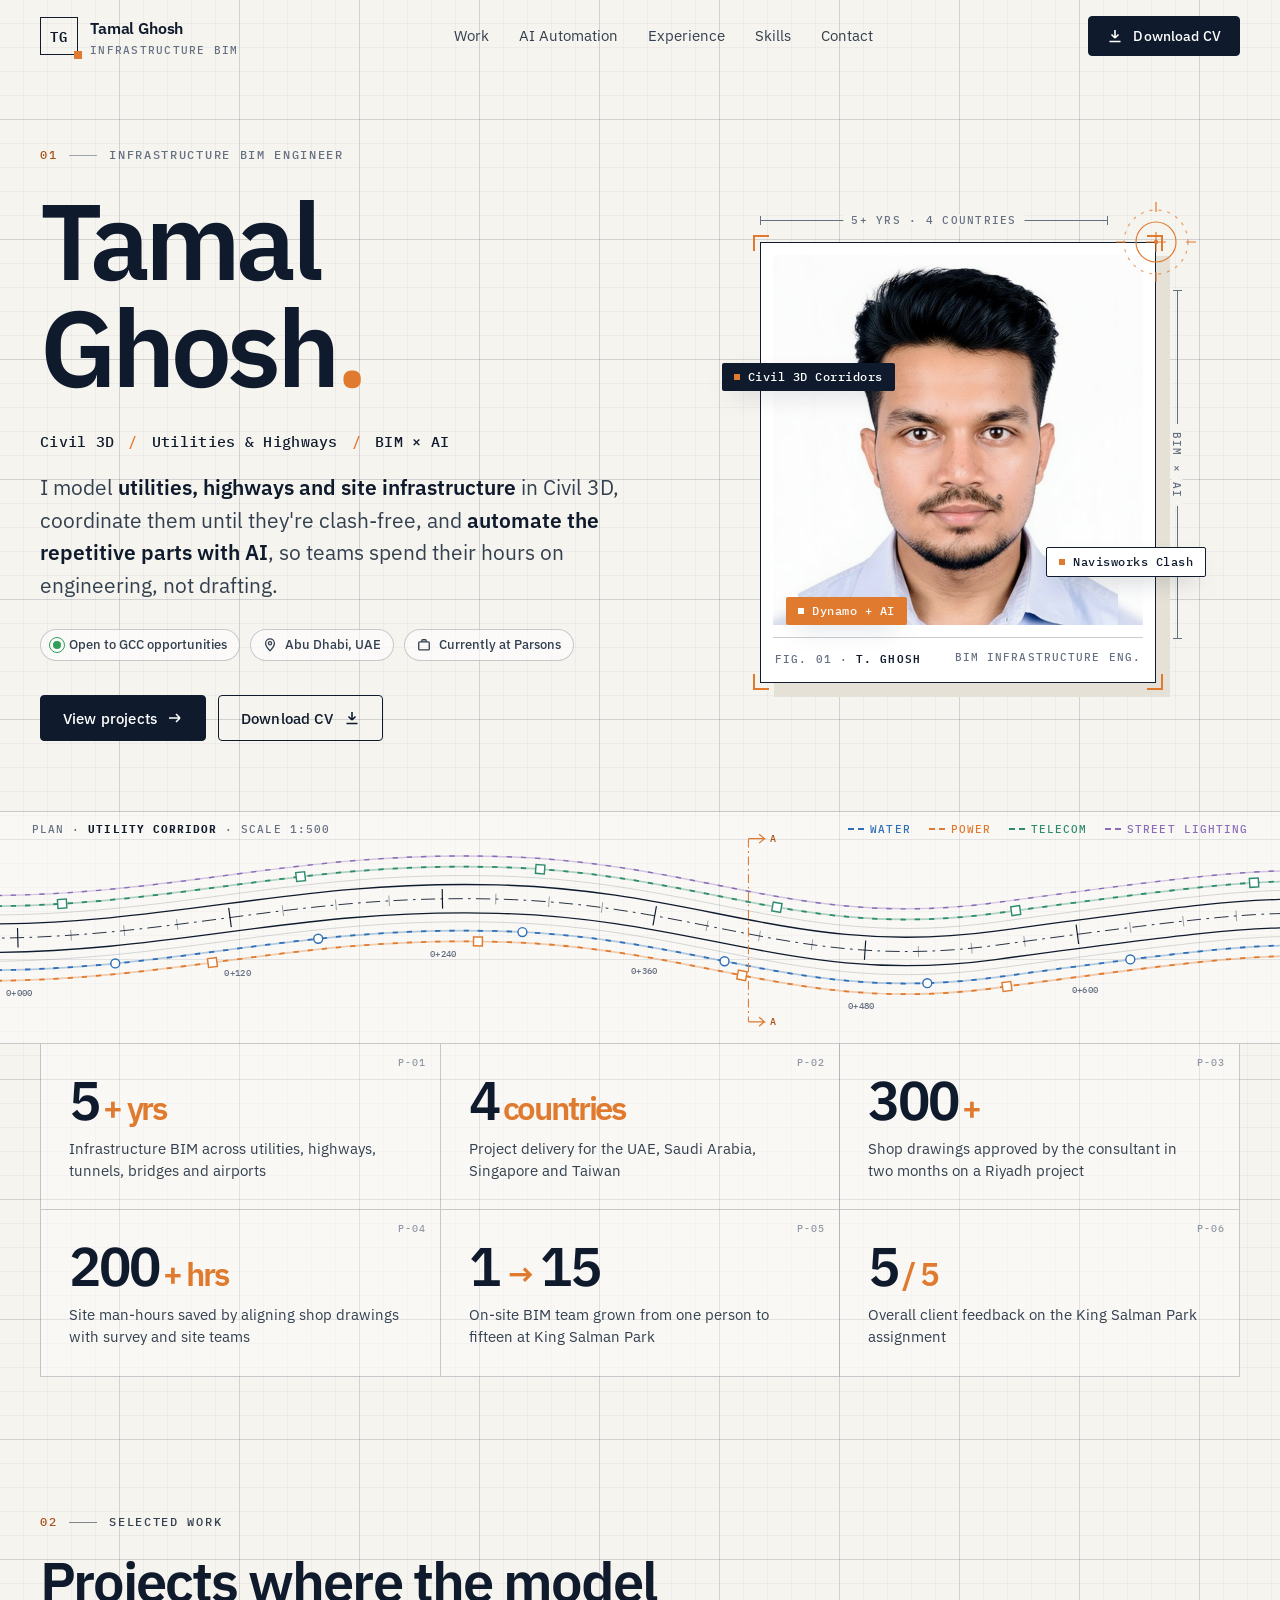
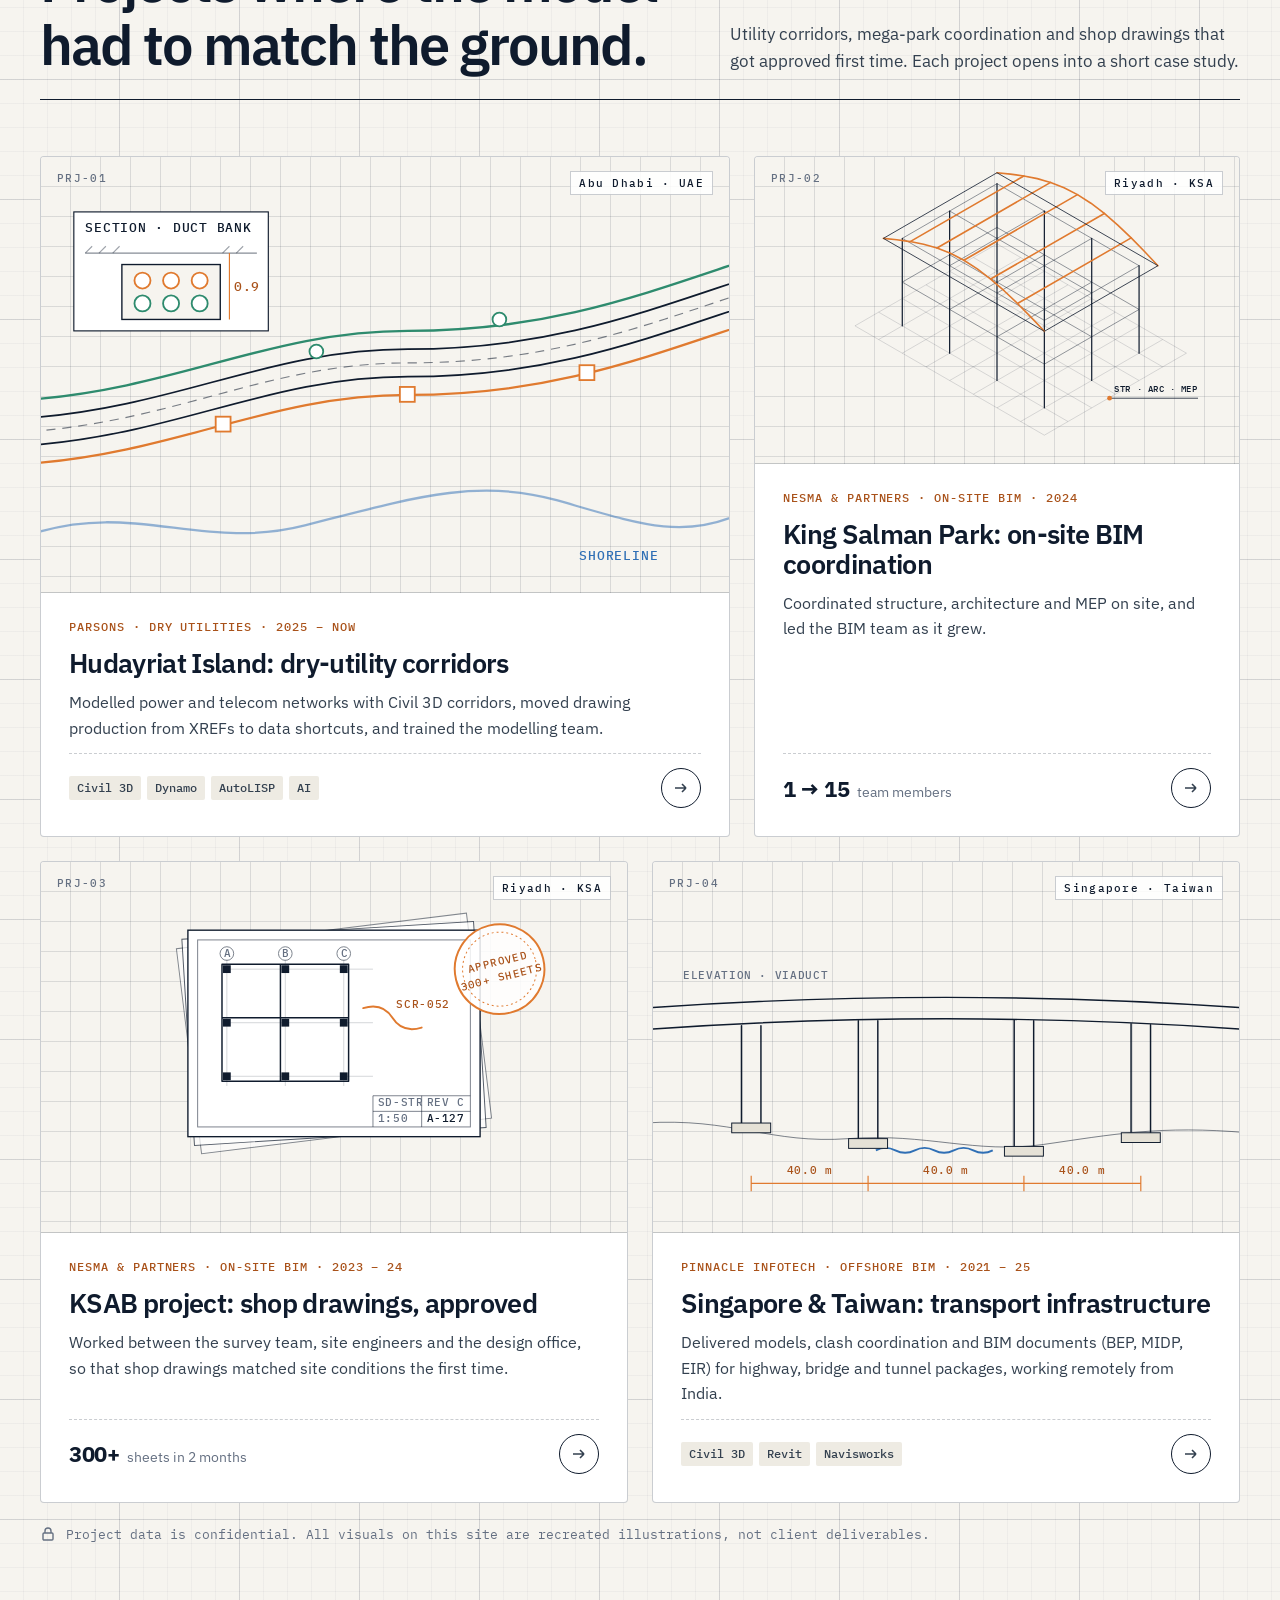
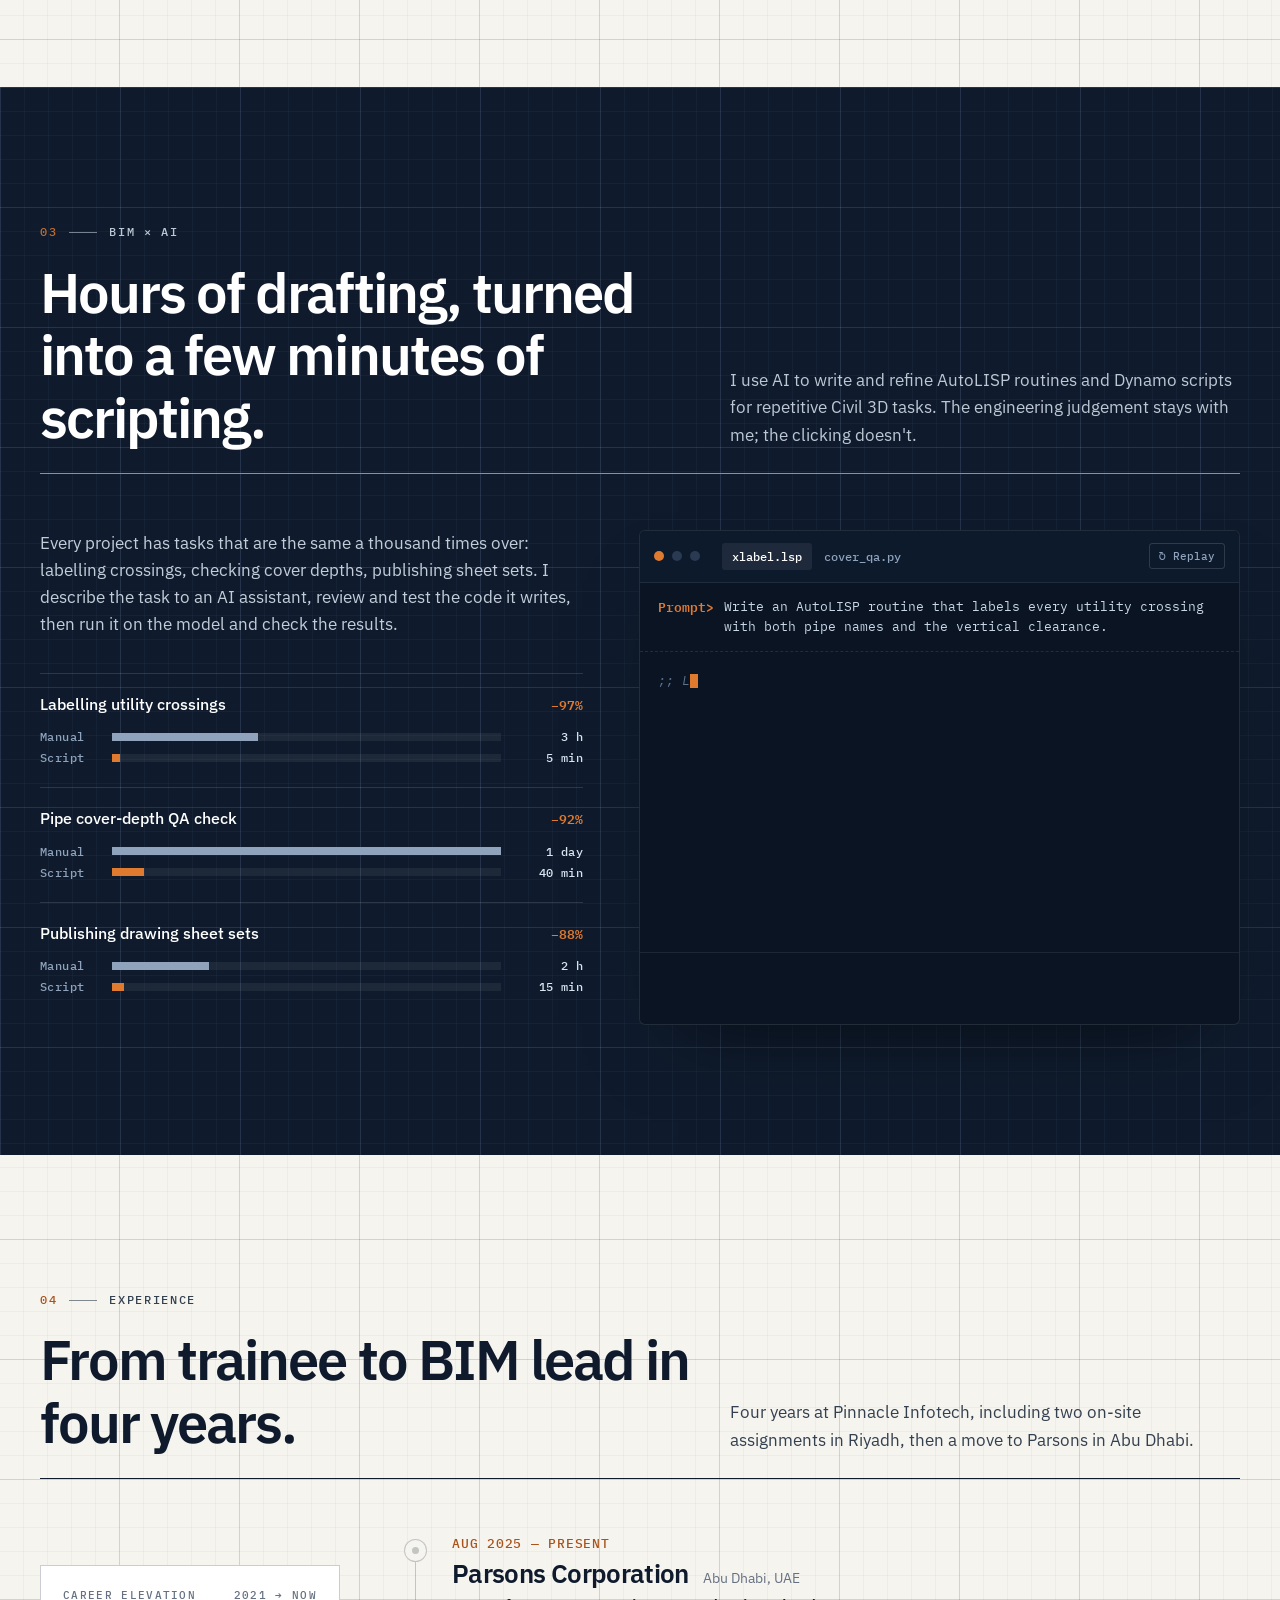
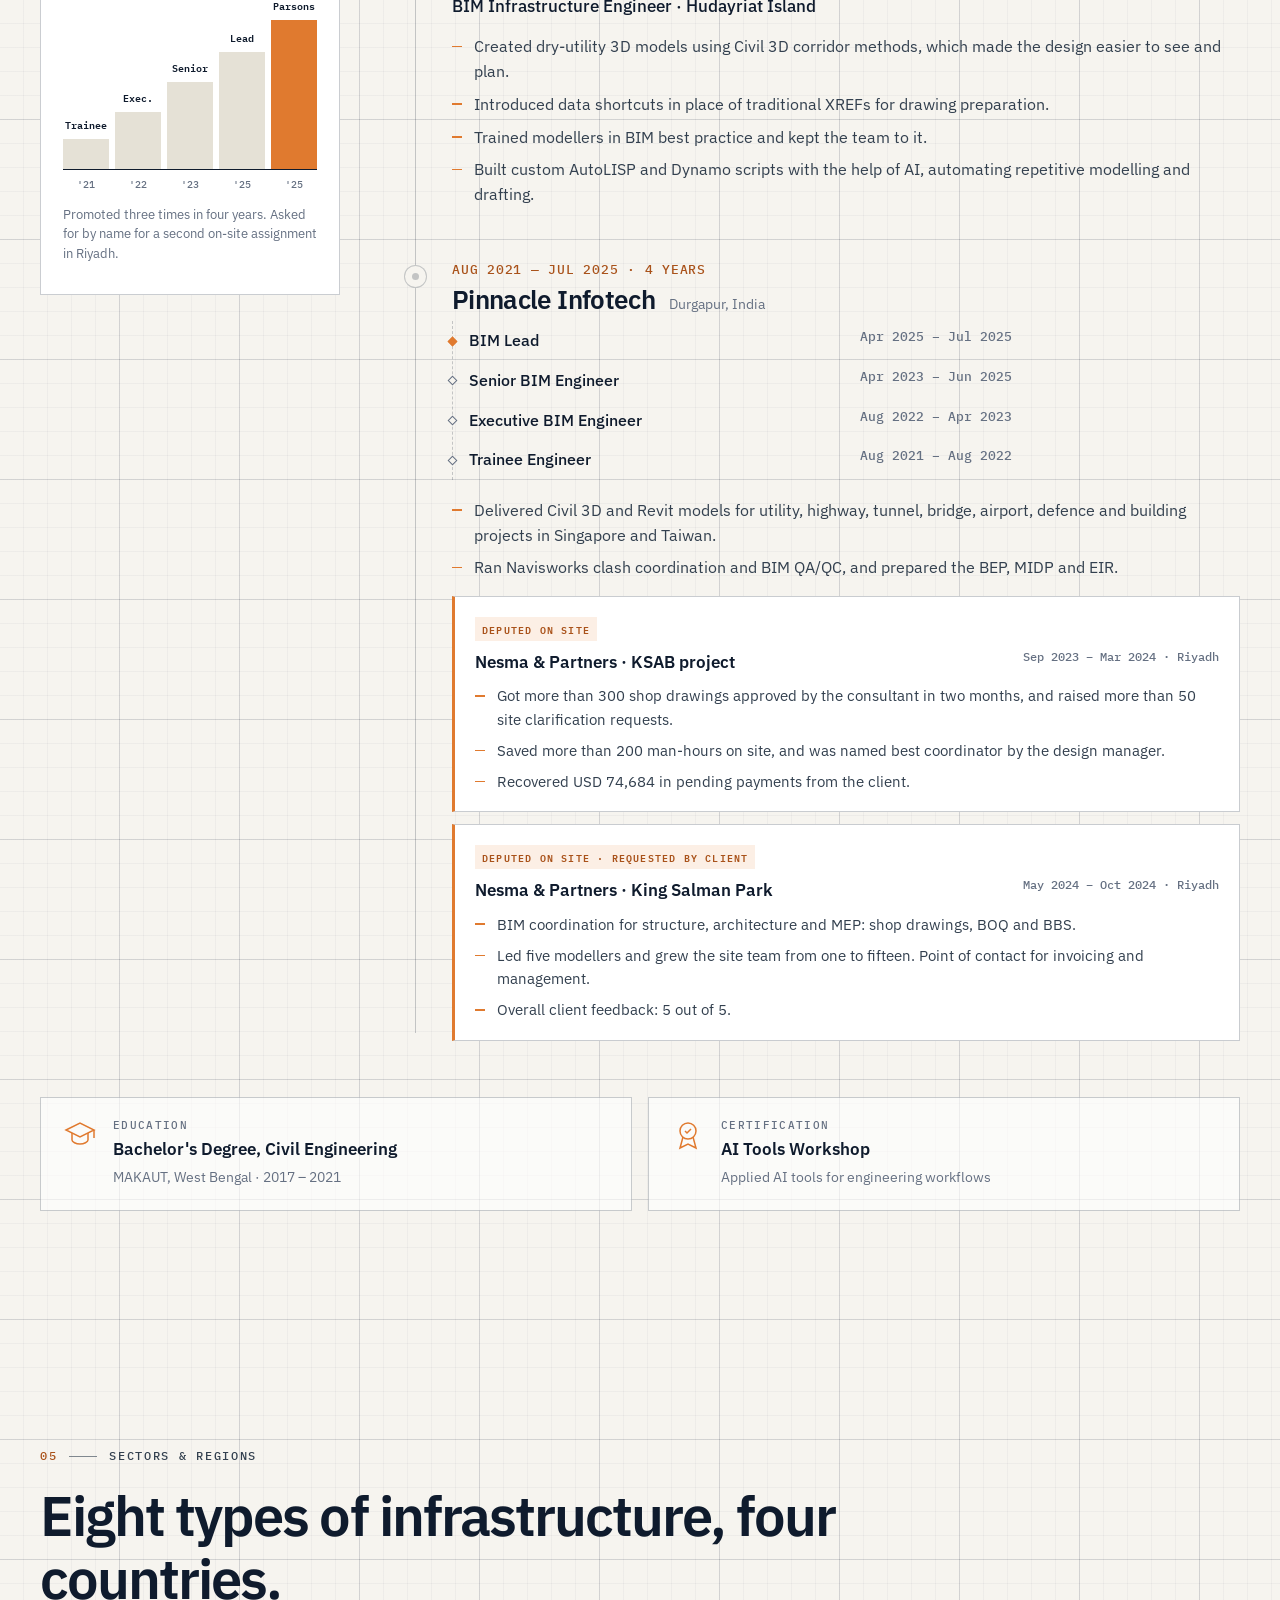
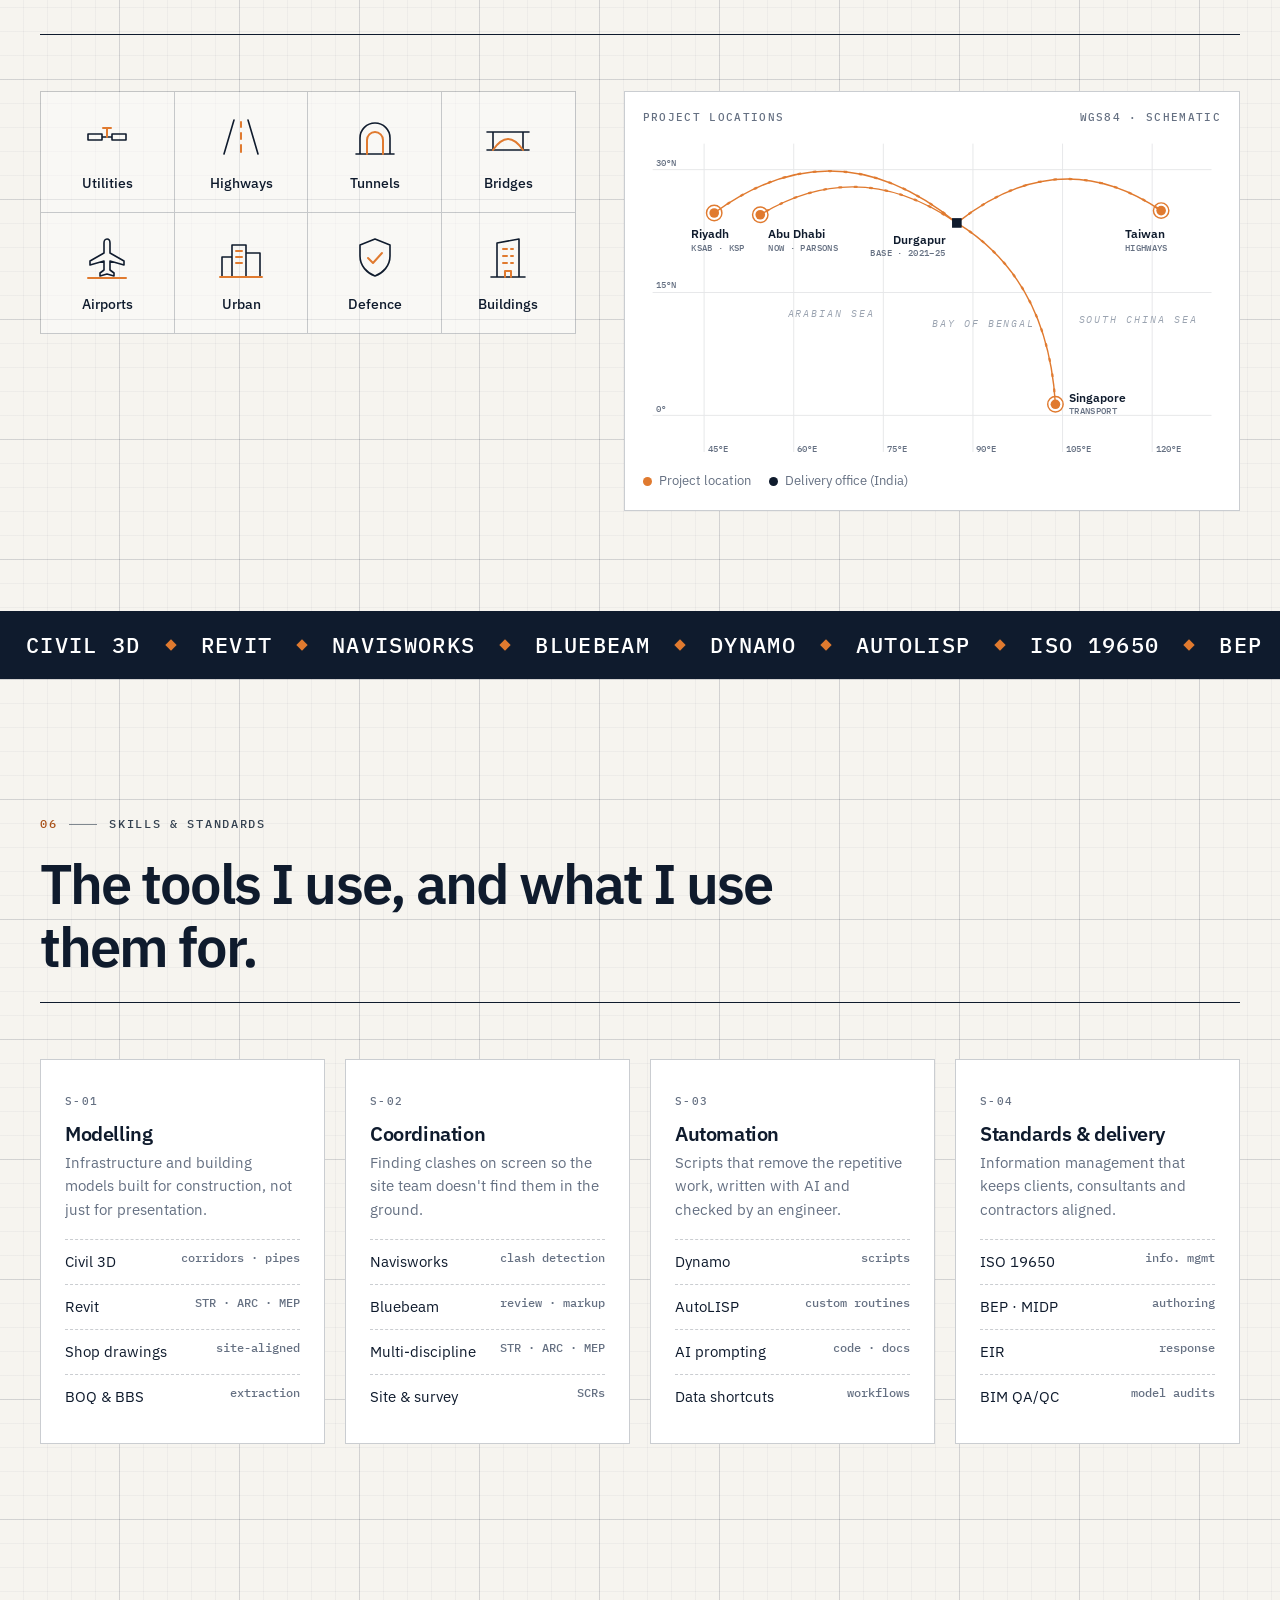
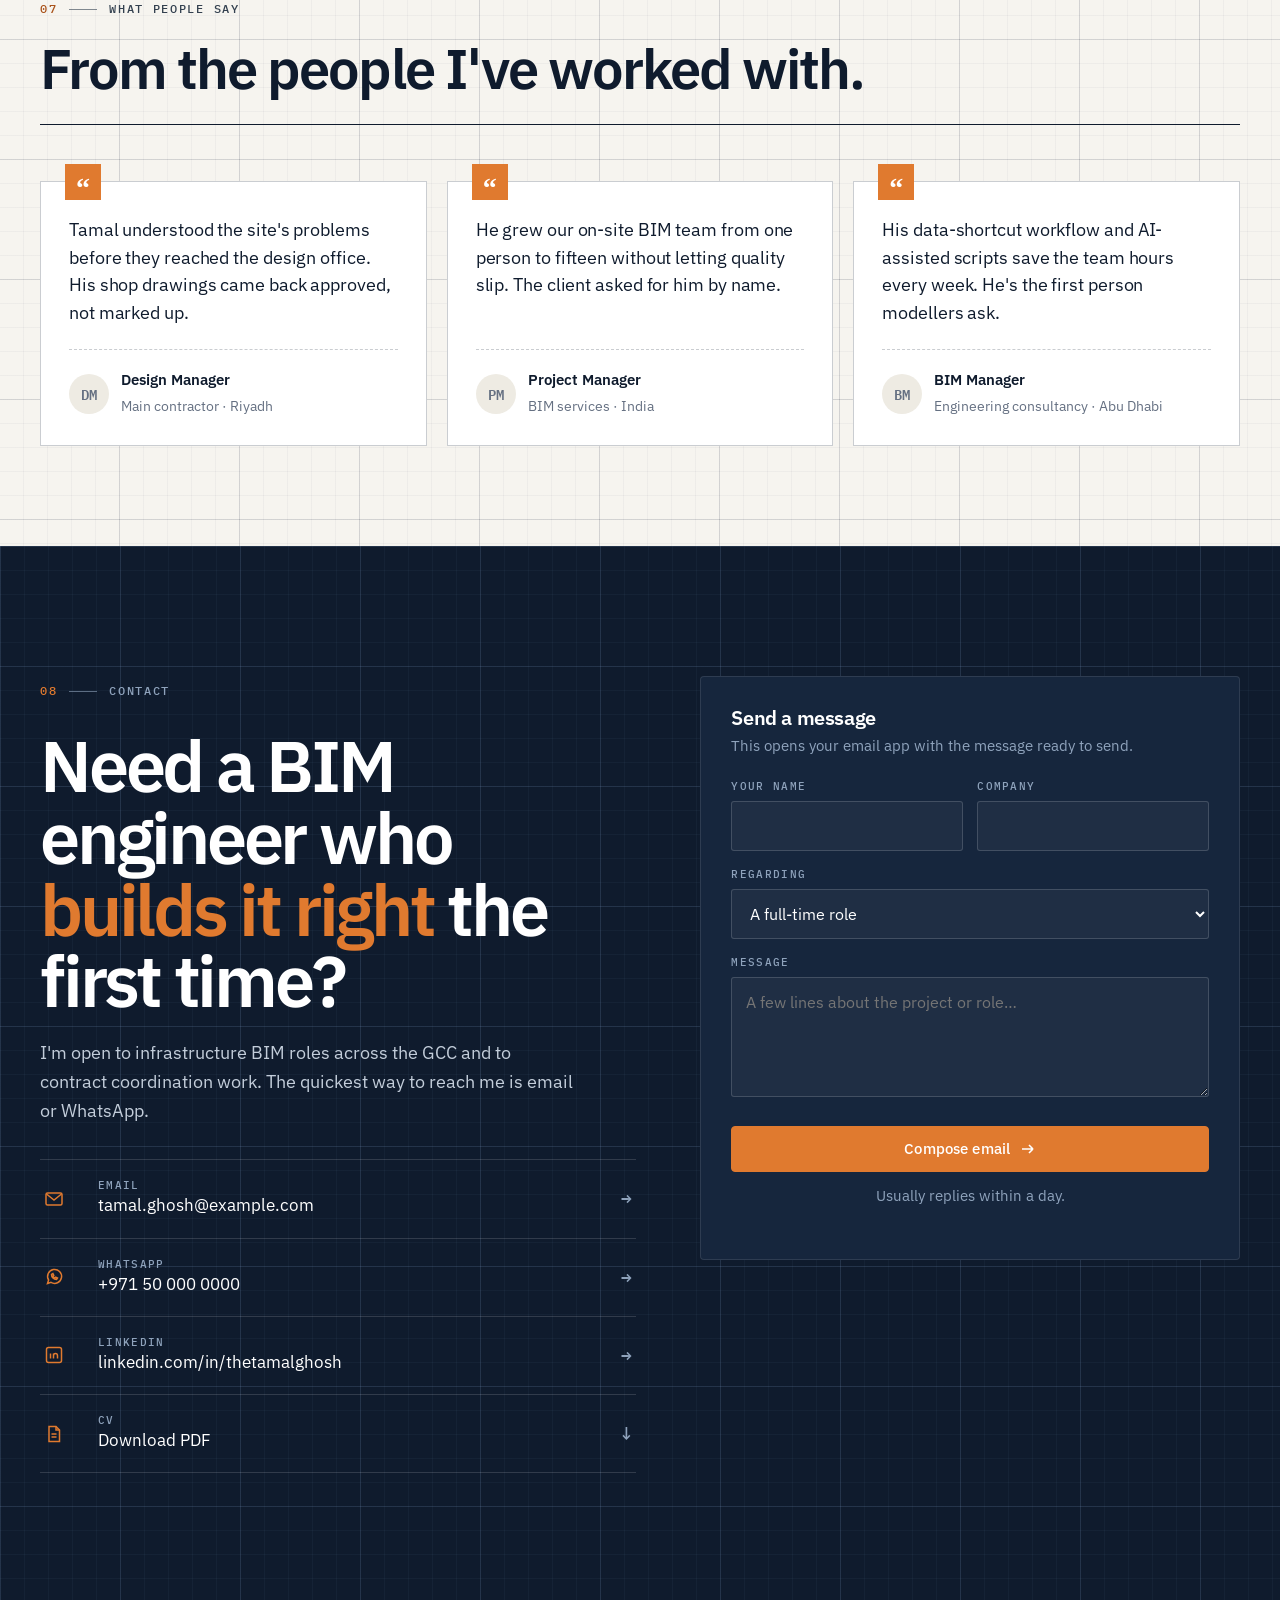
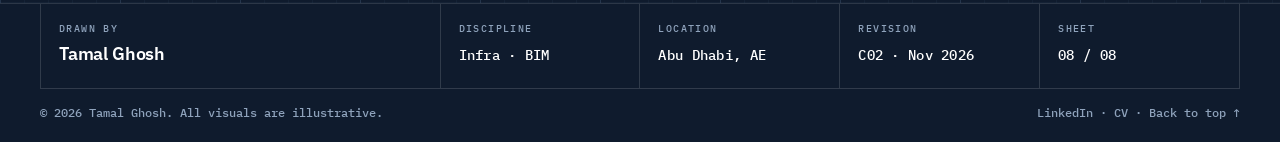
<file: Tamal Ghosh Portfolio/index.html>
<!doctype html>
<html lang="en">
<head>
<meta charset="utf-8">
<meta name="viewport" content="width=device-width, initial-scale=1">
<title>Tamal Ghosh · Infrastructure BIM Engineer</title>
<meta name="description" content="Tamal Ghosh is an Infrastructure BIM Engineer in Abu Dhabi. Civil 3D utilities and highways, Navisworks coordination and AI-assisted automation across the UAE, Saudi Arabia, Singapore and Taiwan.">
<meta name="theme-color" content="#0F1B2D">
<link rel="canonical" href="https://tamalghosh.com/">
<!-- Link preview (LinkedIn, WhatsApp) -->
<meta property="og:type" content="profile">
<meta property="og:title" content="Tamal Ghosh · Infrastructure BIM Engineer">
<meta property="og:description" content="Civil 3D utilities and highways, clash coordination and AI-assisted BIM automation. Abu Dhabi, UAE.">
<meta property="og:image" content="https://tamalghosh.com/assets/og-image.png">
<meta property="og:url" content="https://tamalghosh.com/">
<meta name="twitter:card" content="summary_large_image">
<link rel="icon" href="assets/favicon.svg" type="image/svg+xml">
<link rel="preconnect" href="https://fonts.googleapis.com">
<link rel="preconnect" href="https://fonts.gstatic.com" crossorigin>
<link href="https://fonts.googleapis.com/css2?family=IBM+Plex+Mono:wght@400;500;600&family=IBM+Plex+Sans:wght@400;500;600&display=swap" rel="stylesheet">
<link rel="stylesheet" href="css/style.css">
<script>document.documentElement.classList.add('js')</script>
<script type="application/ld+json">
{
  "@context": "https://schema.org",
  "@type": "Person",
  "name": "Tamal Ghosh",
  "jobTitle": "BIM Infrastructure Engineer",
  "worksFor": { "@type": "Organization", "name": "Parsons Corporation" },
  "address": { "@type": "PostalAddress", "addressLocality": "Abu Dhabi", "addressCountry": "AE" },
  "alumniOf": "Maulana Abul Kalam Azad University of Technology (MAKAUT), West Bengal",
  "knowsAbout": ["Building Information Modelling", "Civil 3D", "Revit", "Navisworks", "Dynamo", "AutoLISP", "ISO 19650", "Infrastructure utilities", "Highways"],
  "sameAs": ["https://www.linkedin.com/in/thetamalghosh"],
  "url": "https://tamalghosh.com/",
  "image": "https://tamalghosh.com/assets/tamal-ghosh.jpg"
}
</script>
</head>
<body>
<a class="skip" href="#main">Skip to content</a>

<!-- ================= NAV ================= -->
<header class="nav" id="nav">
  <div class="container nav__inner">
    <a class="brand" href="#top" aria-label="Tamal Ghosh, back to top">
      <span class="brand__mark">TG</span>
      <span class="brand__name">Tamal Ghosh<small>Infrastructure BIM</small></span>
    </a>
    <div class="nav__menu" id="menu">
      <ul class="nav__links">
        <li><a href="#work">Work</a></li>
        <li><a href="#automation">AI Automation</a></li>
        <li><a href="#experience">Experience</a></li>
        <li><a href="#skills">Skills</a></li>
        <li><a href="#contact">Contact</a></li>
      </ul>
      <a class="btn nav__cta" href="assets/Tamal-Ghosh-CV.pdf" download>
        <svg viewBox="0 0 16 16" fill="none" stroke="currentColor" stroke-width="1.6" aria-hidden="true"><path d="M8 2v8m0 0 3.5-3.5M8 10 4.5 6.5M2.5 13.5h11"/></svg>
        Download CV
      </a>
    </div>
    <button class="nav__toggle" aria-label="Open menu" aria-expanded="false" aria-controls="menu"><span></span><span></span><span></span></button>
  </div>
  <div class="progress" id="progress"></div>
</header>

<main id="main">

<!-- ================= HERO ================= -->
<section class="hero" id="top" data-sheet="01" data-title="Cover">
  <div class="cad" aria-hidden="true">
    <div class="cad__x"></div><div class="cad__y"></div>
    <div class="cad__box"></div><div class="cad__read"></div>
  </div>

  <div class="container hero__grid">
    <div class="hero__text">
      <p class="label hero__label reveal" style="--d:.1s"><span class="no">01</span><span class="dash"></span>Infrastructure BIM Engineer</p>
      <h1>
        <span class="line"><span style="--d:.15s">Tamal</span></span>
        <span class="line"><span style="--d:.28s">Ghosh<span class="accent-dot">.</span></span></span>
      </h1>
      <p class="hero__role reveal" style="--d:.5s"><span>Civil 3D</span><span>Utilities &amp; Highways</span><span>BIM × AI</span></p>
      <p class="hero__lede reveal" style="--d:.6s">I model <strong>utilities, highways and site infrastructure</strong> in Civil 3D, coordinate them until they're clash-free, and <strong>automate the repetitive parts with AI</strong>, so teams spend their hours on engineering, not drafting.</p>
      <div class="hero__meta reveal" style="--d:.7s">
        <span class="chip"><span class="live"></span>Open to GCC opportunities</span>
        <span class="chip"><svg viewBox="0 0 16 16" fill="none" stroke="currentColor" stroke-width="1.5" aria-hidden="true"><path d="M8 14.5s5-4.6 5-8.5a5 5 0 0 0-10 0c0 3.9 5 8.5 5 8.5Z"/><circle cx="8" cy="6" r="1.8"/></svg>Abu Dhabi, UAE</span>
        <span class="chip"><svg viewBox="0 0 16 16" fill="none" stroke="currentColor" stroke-width="1.5" aria-hidden="true"><rect x="2" y="4.5" width="12" height="9" rx="1"/><path d="M5.5 4.5V3a1 1 0 0 1 1-1h3a1 1 0 0 1 1 1v1.5"/></svg>Currently at Parsons</span>
      </div>
      <div class="hero__ctas reveal" style="--d:.8s">
        <a class="btn" href="#work">View projects
          <svg class="arrow" viewBox="0 0 16 16" fill="none" stroke="currentColor" stroke-width="1.6" aria-hidden="true"><path d="M2 8h11m0 0L9 4m4 4-4 4"/></svg></a>
        <a class="btn btn--ghost" href="assets/Tamal-Ghosh-CV.pdf" download>Download CV
          <svg viewBox="0 0 16 16" fill="none" stroke="currentColor" stroke-width="1.6" aria-hidden="true"><path d="M8 2v8m0 0 3.5-3.5M8 10 4.5 6.5M2.5 13.5h11"/></svg></a>
      </div>
    </div>

    <figure class="figure" id="figure">
      <!-- dimension lines, like dimensioning a drawing -->
      <div class="dim dim--h"><span>5+ YRS · 4 COUNTRIES</span></div>
      <div class="dim dim--v"><span>BIM × AI</span></div>
      <svg class="reticle" viewBox="0 0 88 88" aria-hidden="true">
        <circle cx="44" cy="44" r="20" fill="none" stroke="currentColor" stroke-width="1.2"/>
        <g class="spin" fill="none" stroke="currentColor" stroke-width="1.2">
          <circle cx="44" cy="44" r="32" stroke-dasharray="3 6" opacity=".7"/>
          <path d="M44 4v10M44 74v10M4 44h10M74 44h10"/>
        </g>
        <path d="M44 34v20M34 44h20" stroke="currentColor" stroke-width="1.2"/>
        <circle cx="44" cy="44" r="2.2" fill="currentColor"/>
      </svg>
      <div class="figure__frame">
        <span class="crop crop--tl"></span><span class="crop crop--tr"></span><span class="crop crop--bl"></span><span class="crop crop--br"></span>
        <div class="figure__photo">
          <img src="assets/tamal-ghosh.jpg" width="720" height="720" alt="Portrait of Tamal Ghosh" fetchpriority="high">
          <div class="figure__wipe"></div>
        </div>
        <figcaption class="figure__caption"><span>Fig. 01 · <b>T. Ghosh</b></span><span>BIM Infrastructure Eng.</span></figcaption>
      </div>
      <span class="tag tag--1 float"><i></i>Civil 3D Corridors</span>
      <span class="tag tag--2 float"><i></i>Navisworks Clash</span>
      <span class="tag tag--3 float"><i></i>Dynamo + AI</span>
    </figure>
  </div>

  <!-- animated corridor: a road and its utilities drawing themselves -->
  <div class="corridor" id="corridor" aria-hidden="true">
    <div class="corridor__title">Plan · <b>Utility corridor</b> · Scale 1:500</div>
    <div class="corridor__legend">
      <span style="color:var(--water)"><i></i>Water</span>
      <span style="color:var(--power)"><i></i>Power</span>
      <span style="color:var(--telecom)"><i></i>Telecom</span>
      <span style="color:var(--light)"><i></i>Street lighting</span>
    </div>
    <svg viewBox="0 0 1440 260" preserveAspectRatio="xMidYMid slice">
      <defs>
        <path id="cl" d="M-20 142 C 200 142, 330 92, 560 98 S 900 180, 1120 150 S 1400 114, 1460 114"/>
      </defs>
      <!-- verge / carriageway -->
      <use href="#cl" class="ink-faint" transform="translate(0,-26)" stroke-width="1"/>
      <use href="#cl" class="ink-faint" transform="translate(0,26)" stroke-width="1"/>
      <path class="ink draw" pathLength="1" style="--dur:2.2s" transform="translate(0,-16)" d="M-20 142 C 200 142, 330 92, 560 98 S 900 180, 1120 150 S 1400 114, 1460 114"/>
      <path class="ink draw" pathLength="1" style="--dur:2.2s;--d:.1s" transform="translate(0,16)" d="M-20 142 C 200 142, 330 92, 560 98 S 900 180, 1120 150 S 1400 114, 1460 114"/>
      <path id="centre" class="ink-thin fade" style="--d:.6s" stroke-dasharray="16 6 3 6" d="M-20 142 C 200 142, 330 92, 560 98 S 900 180, 1120 150 S 1400 114, 1460 114"/>
      <!-- utilities: base line draws, then a flowing dashed line runs over it -->
      <g transform="translate(0,-36)">
        <path class="u-tel draw" pathLength="1" opacity=".35" style="--d:.5s;--dur:2s" d="M-20 142 C 200 142, 330 92, 560 98 S 900 180, 1120 150 S 1400 114, 1460 114"/>
        <path class="u-tel flow" d="M-20 142 C 200 142, 330 92, 560 98 S 900 180, 1120 150 S 1400 114, 1460 114"/>
      </g>
      <g transform="translate(0,-48)">
        <path class="u-light draw" pathLength="1" opacity=".35" style="--d:.65s;--dur:2s" d="M-20 142 C 200 142, 330 92, 560 98 S 900 180, 1120 150 S 1400 114, 1460 114"/>
        <path class="u-light flow flow--slow" stroke-dasharray="2 12" d="M-20 142 C 200 142, 330 92, 560 98 S 900 180, 1120 150 S 1400 114, 1460 114"/>
      </g>
      <g transform="translate(0,36)">
        <path id="waterline" class="u-water draw" pathLength="1" opacity=".35" style="--d:.55s;--dur:2s" d="M-20 142 C 200 142, 330 92, 560 98 S 900 180, 1120 150 S 1400 114, 1460 114"/>
        <path class="u-water flow flow--rev" d="M-20 142 C 200 142, 330 92, 560 98 S 900 180, 1120 150 S 1400 114, 1460 114"/>
      </g>
      <g transform="translate(0,48)">
        <path class="u-power draw" pathLength="1" opacity=".35" style="--d:.7s;--dur:2s" d="M-20 142 C 200 142, 330 92, 560 98 S 900 180, 1120 150 S 1400 114, 1460 114"/>
        <path class="u-power flow" d="M-20 142 C 200 142, 330 92, 560 98 S 900 180, 1120 150 S 1400 114, 1460 114"/>
      </g>
      <!-- chainage ticks, manholes and the surveyor dot are added by main.js -->
      <g id="ticks"></g>
      <g id="nodes"></g>
      <!-- section cut A–A -->
      <g class="fade" style="--d:1.8s">
        <path d="M842 30 V 236" stroke="var(--accent)" stroke-width="1.2" stroke-dasharray="10 4 2 4"/>
        <path d="M842 30 h 18 l -6 -5 m 6 5 l -6 5 M842 236 h 18 l -6 -5 m 6 5 l -6 5" stroke="var(--accent)" stroke-width="1.4" fill="none"/>
        <text x="866" y="34" class="art-text art-text--acc">A</text>
        <text x="866" y="240" class="art-text art-text--acc">A</text>
      </g>
      <g id="surveyor" opacity="0">
        <circle r="11" fill="none" stroke="var(--accent)" stroke-width="1.2" opacity=".5"/>
        <circle r="4.5" fill="var(--accent)"/>
      </g>
    </svg>
  </div>

  <!-- proof strip -->
  <div class="container">
    <div class="proof" id="proof">
      <div class="proof__cell reveal" data-ref="P-01"><div class="proof__num"><span data-count="5">0</span><span class="unit">+ yrs</span></div><p class="proof__txt">Infrastructure BIM across utilities, highways, tunnels, bridges and airports</p><span class="proof__bar"></span></div>
      <div class="proof__cell reveal" style="--d:.08s" data-ref="P-02"><div class="proof__num"><span data-count="4">0</span><span class="unit">countries</span></div><p class="proof__txt">Project delivery for the UAE, Saudi Arabia, Singapore and Taiwan</p><span class="proof__bar"></span></div>
      <div class="proof__cell reveal" style="--d:.16s" data-ref="P-03"><div class="proof__num"><span data-count="300">0</span><span class="unit">+</span></div><p class="proof__txt">Shop drawings approved by the consultant in two months on a Riyadh project</p><span class="proof__bar"></span></div>
      <div class="proof__cell reveal" data-ref="P-04"><div class="proof__num"><span data-count="200">0</span><span class="unit">+ hrs</span></div><p class="proof__txt">Site man-hours saved by aligning shop drawings with survey and site teams</p><span class="proof__bar"></span></div>
      <div class="proof__cell reveal" style="--d:.08s" data-ref="P-05"><div class="proof__num">1<span class="arrow">→</span><span data-count="15">0</span></div><p class="proof__txt">On-site BIM team grown from one person to fifteen at King Salman Park</p><span class="proof__bar"></span></div>
      <div class="proof__cell reveal" style="--d:.16s" data-ref="P-06"><div class="proof__num"><span data-count="5">0</span><span class="unit">/ 5</span></div><p class="proof__txt">Overall client feedback on the King Salman Park assignment</p><span class="proof__bar"></span></div>
    </div>
  </div>
</section>

<!-- ================= WORK ================= -->
<section class="section" id="work" data-sheet="02" data-title="Selected work">
  <div class="container">
    <div class="sec-head reveal">
      <div>
        <p class="label"><span class="no">02</span><span class="dash"></span>Selected work</p>
        <h2>Projects where the model had to match the ground.</h2>
      </div>
      <p>Utility corridors, mega-park coordination and shop drawings that got approved first time. Each project opens into a short case study.</p>
      <div class="sec-rule"></div>
    </div>

    <div class="work">
      <!-- 01 Hudayriat -->
      <a class="card card--feature reveal" href="work/hudayriat.html">
        <div class="card__art">
          <span class="card__no">PRJ-01</span><span class="card__loc">Abu Dhabi · UAE</span>
          <svg viewBox="0 0 600 380" aria-hidden="true">
            <path class="u-water draw" pathLength="1" opacity=".5" stroke-dasharray="1 2" style="--dur:2s" d="M-10 330 C 80 300 140 345 230 322 S 380 280 450 300 S 560 335 610 312"/>
            <text x="470" y="352" class="art-text" style="fill:var(--water)">SHORELINE</text>
            <g transform="translate(0,30)">
              <path class="ink draw" pathLength="1" transform="translate(0,-12)" d="M-10 210 C 120 200 200 150 320 150 S 520 120 610 90"/>
              <path class="ink draw" pathLength="1" style="--d:.1s" transform="translate(0,12)" d="M-10 210 C 120 200 200 150 320 150 S 520 120 610 90"/>
              <path class="ink-thin" stroke-dasharray="8 6" d="M-10 210 C 120 200 200 150 320 150 S 520 120 610 90"/>
              <path class="u-power draw" pathLength="1" style="--d:.4s" transform="translate(0,28)" d="M-10 210 C 120 200 200 150 320 150 S 520 120 610 90"/>
              <path class="u-tel draw" pathLength="1" style="--d:.55s" transform="translate(0,-28)" d="M-10 210 C 120 200 200 150 320 150 S 520 120 610 90"/>
              <g class="fade" style="--d:1.3s" fill="#fff" stroke="var(--power)" stroke-width="1.6">
                <rect x="152" y="197" width="13" height="13"/><rect x="313" y="171" width="13" height="13"/><rect x="470" y="152" width="13" height="13"/>
              </g>
              <g class="fade" style="--d:1.4s" fill="#fff" stroke="var(--telecom)" stroke-width="1.6">
                <circle cx="240" cy="140" r="6"/><circle cx="400" cy="112" r="6"/>
              </g>
            </g>
            <!-- inset: duct bank section -->
            <g class="fade" style="--d:.9s" transform="translate(0,22)">
              <rect x="28" y="26" width="170" height="104" fill="#fff" stroke="var(--ink)" stroke-width="1"/>
              <text x="38" y="44" class="art-text art-text--ink">SECTION · DUCT BANK</text>
              <path d="M38 62 H188" stroke="var(--ink)" stroke-width="1" opacity=".5"/>
              <path d="M38 62 l6 -6 M50 62 l6 -6 M62 62 l6 -6 M158 62 l6 -6 M170 62 l6 -6" stroke="var(--ink)" stroke-width="1" opacity=".4"/>
              <rect x="70" y="72" width="86" height="48" fill="var(--paper)" stroke="var(--ink)" stroke-width="1.2"/>
              <g fill="#fff" stroke-width="1.6">
                <circle cx="88" cy="86" r="7" stroke="var(--power)"/><circle cx="113" cy="86" r="7" stroke="var(--power)"/><circle cx="138" cy="86" r="7" stroke="var(--power)"/>
                <circle cx="88" cy="106" r="7" stroke="var(--telecom)"/><circle cx="113" cy="106" r="7" stroke="var(--telecom)"/><circle cx="138" cy="106" r="7" stroke="var(--telecom)"/>
              </g>
              <path d="M164 62 V 120" stroke="var(--accent)" stroke-width="1"/><text x="168" y="95" class="art-text art-text--acc" font-size="9">0.9</text>
            </g>
          </svg>
        </div>
        <div class="card__body">
          <span class="card__meta">Parsons · Dry utilities · 2025 – now</span>
          <h3>Hudayriat Island: dry-utility corridors</h3>
          <p>Modelled power and telecom networks with Civil 3D corridors, moved drawing production from XREFs to data shortcuts, and trained the modelling team.</p>
          <div class="card__foot">
            <div class="card__tools"><span>Civil 3D</span><span>Dynamo</span><span>AutoLISP</span><span>AI</span></div>
            <span class="card__go"><svg viewBox="0 0 16 16" fill="none" stroke="currentColor" stroke-width="1.6"><path d="M2 8h11m0 0L9 4m4 4-4 4"/></svg></span>
          </div>
        </div>
      </a>

      <!-- 02 KSP -->
      <a class="card card--side reveal" style="--d:.1s" href="work/king-salman-park.html">
        <div class="card__art">
          <span class="card__no">PRJ-02</span><span class="card__loc">Riyadh · KSA</span>
          <svg viewBox="0 0 600 380" aria-hidden="true">
            <g transform="translate(0,22)">
              <path class="ink-faint" d="M300 86L123.3 188M329.4 103L152.8 205M358.9 120L182.2 222M388.3 137L211.7 239M417.8 154L241.1 256M447.2 171L270.6 273M476.7 188L300 290M506.1 205L329.4 307M535.6 222L358.9 324M300 86L535.6 222M270.6 103L506.1 239M241.1 120L476.7 256M211.7 137L447.2 273M182.2 154L417.8 290M152.8 171L388.3 307M123.3 188L358.9 324"/>
              <path class="ink draw" pathLength="1" style="--dur:1.4s" d="M300 120L300 11.2M241.1 154L241.1 45.2M182.2 188L182.2 79.2M358.9 154L358.9 45.2M300 188L300 79.2M241.1 222L241.1 113.2M417.8 188L417.8 79.2M358.9 222L358.9 113.2M300 256L300 147.2M476.7 222L476.7 113.2M417.8 256L417.8 147.2M358.9 290L358.9 181.2"/>
              <path class="ink-thin draw" pathLength="1" style="--d:.4s;--dur:1.6s" d="M300 65.6L476.7 167.6M241.1 99.6L417.8 201.6M182.2 133.6L358.9 235.6M300 65.6L182.2 133.6M358.9 99.6L241.1 167.6M417.8 133.6L300 201.6M476.7 167.6L358.9 235.6M300 11.2L476.7 113.2M241.1 45.2L417.8 147.2M182.2 79.2L358.9 181.2M300 11.2L182.2 79.2M358.9 45.2L241.1 113.2M417.8 79.2L300 147.2M476.7 113.2L358.9 181.2"/>
              <path class="acc draw" pathLength="1" style="--d:.8s;--dur:1.6s" d="M300 -2.4L316.7 -0.7L333.4 1.6L350.1 4.9L366.7 9.6L383.4 16.2L400.1 24.8L416.8 35.5L433.5 48.2L450.2 62.7L466.9 78.6L483.5 95.6L500.2 113.2"/>
              <path class="acc draw" pathLength="1" style="--d:.9s;--dur:1.6s" d="M158.7 79.2L175.4 80.9L192 83.2L208.7 86.5L225.4 91.2L242.1 97.8L258.8 106.4L275.5 117.1L292.1 129.8L308.8 144.3L325.5 160.2L342.2 177.2L358.9 194.8"/>
              <path class="acc fade" style="--d:1.6s" stroke-width="1" opacity=".6" d="M333.4 1.6L192 83.2M366.7 9.6L225.4 91.2M400.1 24.8L258.8 106.4M433.5 48.2L292.1 129.8M466.9 78.6L325.5 160.2"/>
              <path class="ink-thin fade" style="--d:1.2s" d="M300 -2.4L500.2 113.2L358.9 194.8L158.7 79.2Z"/>
            </g>
            <g class="fade" style="--d:1.5s">
              <path d="M440 300 h110" stroke="var(--ink)" stroke-width="1"/><circle cx="440" cy="300" r="3" fill="var(--accent)"/>
              <text x="446" y="292" class="art-text art-text--ink">STR · ARC · MEP</text>
            </g>
          </svg>
        </div>
        <div class="card__body">
          <span class="card__meta">Nesma &amp; Partners · On-site BIM · 2024</span>
          <h3>King Salman Park: on-site BIM coordination</h3>
          <p>Coordinated structure, architecture and MEP on site, and led the BIM team as it grew.</p>
          <div class="card__foot">
            <span class="card__stat"><b>1 → 15</b> team members</span>
            <span class="card__go"><svg viewBox="0 0 16 16" fill="none" stroke="currentColor" stroke-width="1.6"><path d="M2 8h11m0 0L9 4m4 4-4 4"/></svg></span>
          </div>
        </div>
      </a>

      <!-- 03 KSAB -->
      <a class="card card--half reveal" href="work/ksab.html">
        <div class="card__art">
          <span class="card__no">PRJ-03</span><span class="card__loc">Riyadh · KSA</span>
          <svg viewBox="0 0 600 380" aria-hidden="true">
            <g class="fade" style="--d:.1s"><rect x="150" y="70" width="300" height="212" fill="#fff" stroke="var(--ink)" stroke-width="1" opacity=".5" transform="rotate(-7 300 176)"/></g>
            <g class="fade" style="--d:.25s"><rect x="150" y="70" width="300" height="212" fill="#fff" stroke="var(--ink)" stroke-width="1" opacity=".7" transform="rotate(-3.5 300 176)"/></g>
            <g>
              <rect x="150" y="70" width="300" height="212" fill="#fff" stroke="var(--ink)" stroke-width="1.4"/>
              <rect class="ink-thin" x="160" y="80" width="280" height="192"/>
              <!-- title block -->
              <path class="ink-thin" d="M340 240 H440 M340 240 V272 M390 240 V272 M340 256 H440"/>
              <text x="345" y="251" class="art-text" font-size="7.5">SD-STR</text><text x="395" y="251" class="art-text" font-size="7.5">REV C</text>
              <text x="345" y="267" class="art-text" font-size="7.5">1:50</text><text x="395" y="267" class="art-text art-text--ink" font-size="7.5">A-127</text>
              <!-- grid & plan -->
              <path class="ink-faint" d="M190 100 V 230 M250 100 V 230 M310 100 V 230 M190 110 H 340 M190 165 H 340 M190 220 H 340"/>
              <g class="ink-thin" fill="#fff"><circle cx="190" cy="94" r="7"/><circle cx="250" cy="94" r="7"/><circle cx="310" cy="94" r="7"/></g>
              <text x="187" y="97.5" class="art-text" font-size="8">A</text><text x="247" y="97.5" class="art-text" font-size="8">B</text><text x="307" y="97.5" class="art-text" font-size="8">C</text>
              <path class="ink draw" pathLength="1" style="--dur:1.8s" d="M185 105 H 315 V 225 H 185 Z M185 160 H 315 M245 105 V 225"/>
              <g class="draw-squares fade" style="--d:.9s" fill="var(--ink)"><rect x="186" y="106" width="8" height="8"/><rect x="246" y="106" width="8" height="8"/><rect x="306" y="106" width="8" height="8"/><rect x="186" y="161" width="8" height="8"/><rect x="246" y="161" width="8" height="8"/><rect x="306" y="161" width="8" height="8"/><rect x="186" y="216" width="8" height="8"/><rect x="246" y="216" width="8" height="8"/><rect x="306" y="216" width="8" height="8"/></g>
              <path class="acc draw" pathLength="1" style="--d:1s" d="M330 150 q 20 -6 30 10 t 30 10"/>
              <text x="364" y="150" class="art-text art-text--acc" font-size="8">SCR-052</text>
            </g>
            <!-- approval stamp -->
            <g class="stamp fade" style="--d:1.4s" transform="rotate(-14 470 110)">
              <circle cx="470" cy="110" r="46" fill="rgba(255,255,255,.85)" stroke="var(--accent)" stroke-width="2"/>
              <circle cx="470" cy="110" r="38" fill="none" stroke="var(--accent)" stroke-width="1" stroke-dasharray="2 3"/>
              <text x="470" y="106" text-anchor="middle" class="art-text art-text--acc" font-size="11" font-weight="600">APPROVED</text>
              <text x="470" y="122" text-anchor="middle" class="art-text art-text--acc" font-size="9">300+ SHEETS</text>
            </g>
          </svg>
        </div>
        <div class="card__body">
          <span class="card__meta">Nesma &amp; Partners · On-site BIM · 2023 – 24</span>
          <h3>KSAB project: shop drawings, approved</h3>
          <p>Worked between the survey team, site engineers and the design office, so that shop drawings matched site conditions the first time.</p>
          <div class="card__foot">
            <span class="card__stat"><b>300+</b> sheets in 2 months</span>
            <span class="card__go"><svg viewBox="0 0 16 16" fill="none" stroke="currentColor" stroke-width="1.6"><path d="M2 8h11m0 0L9 4m4 4-4 4"/></svg></span>
          </div>
        </div>
      </a>

      <!-- 04 Singapore & Taiwan -->
      <a class="card card--half reveal" style="--d:.1s" href="work/transport-asia.html">
        <div class="card__art">
          <span class="card__no">PRJ-04</span><span class="card__loc">Singapore · Taiwan</span>
          <svg viewBox="0 0 600 380" aria-hidden="true">
            <path class="ink-thin draw" pathLength="1" style="--dur:2s" d="M-10 268 C 80 262 120 290 200 284 S 330 300 400 290 S 520 270 610 278"/>
            <path class="u-water fade" style="--d:.6s" stroke-width="1.2" opacity=".6" d="M228 296 q 10 -5 20 0 t 20 0 t 20 0 t 20 0 t 20 0 t 20 0"/>
            <path class="ink draw" pathLength="1" style="--d:.2s;--dur:2s" d="M-10 150 Q 300 128 610 150"/>
            <path class="ink draw" pathLength="1" style="--d:.3s;--dur:2s" d="M-10 172 Q 300 150 610 172"/>
            <g class="ink draw-piers">
              <path class="ink draw" pathLength="1" style="--d:.9s;--dur:.8s" d="M90 168 V 268 M110 168 V 270"/>
              <path class="ink draw" pathLength="1" style="--d:1s;--dur:.8s" d="M210 163 V 284 M230 163 V 285"/>
              <path class="ink draw" pathLength="1" style="--d:1.1s;--dur:.8s" d="M370 162 V 294 M390 163 V 292"/>
              <path class="ink draw" pathLength="1" style="--d:1.2s;--dur:.8s" d="M490 166 V 280 M510 167 V 278"/>
            </g>
            <g class="fade" style="--d:1.4s" fill="var(--paper-3)" stroke="var(--ink)" stroke-width="1">
              <rect x="80" y="268" width="40" height="10"/><rect x="200" y="284" width="40" height="10"/><rect x="360" y="292" width="40" height="10"/><rect x="480" y="278" width="40" height="10"/>
            </g>
            <g class="fade" style="--d:1.6s">
              <path d="M100 330 H 500 M100 322 v16 M220 322 v16 M380 322 v16 M500 322 v16" stroke="var(--accent)" stroke-width="1.2"/>
              <text x="160" y="320" text-anchor="middle" class="art-text art-text--acc">40.0 m</text>
              <text x="300" y="320" text-anchor="middle" class="art-text art-text--acc">40.0 m</text>
              <text x="440" y="320" text-anchor="middle" class="art-text art-text--acc">40.0 m</text>
            </g>
            <text x="30" y="120" class="art-text fade" style="--d:1.2s">ELEVATION · VIADUCT</text>
          </svg>
        </div>
        <div class="card__body">
          <span class="card__meta">Pinnacle Infotech · Offshore BIM · 2021 – 25</span>
          <h3>Singapore &amp; Taiwan: transport infrastructure</h3>
          <p>Delivered models, clash coordination and BIM documents (BEP, MIDP, EIR) for highway, bridge and tunnel packages, working remotely from India.</p>
          <div class="card__foot">
            <div class="card__tools"><span>Civil 3D</span><span>Revit</span><span>Navisworks</span></div>
            <span class="card__go"><svg viewBox="0 0 16 16" fill="none" stroke="currentColor" stroke-width="1.6"><path d="M2 8h11m0 0L9 4m4 4-4 4"/></svg></span>
          </div>
        </div>
      </a>
    </div>

    <p class="work__note reveal"><svg viewBox="0 0 16 16" fill="none" stroke="currentColor" stroke-width="1.4" aria-hidden="true"><rect x="3" y="7" width="10" height="7" rx="1"/><path d="M5 7V5a3 3 0 0 1 6 0v2"/></svg>Project data is confidential. All visuals on this site are recreated illustrations, not client deliverables.</p>
  </div>
</section>

<!-- ================= AI AUTOMATION ================= -->
<section class="section section--dark" id="automation" data-sheet="03" data-title="AI automation">
  <div class="container">
    <div class="sec-head reveal">
      <div>
        <p class="label"><span class="no">03</span><span class="dash"></span>BIM × AI</p>
        <h2>Hours of drafting, turned into a few minutes of scripting.</h2>
      </div>
      <p>I use AI to write and refine AutoLISP routines and Dynamo scripts for repetitive Civil 3D tasks. The engineering judgement stays with me; the clicking doesn't.</p>
      <div class="sec-rule"></div>
    </div>

    <div class="lab">
      <div class="lab__intro reveal">
        <p>Every project has tasks that are the same a thousand times over: labelling crossings, checking cover depths, publishing sheet sets. I describe the task to an AI assistant, review and test the code it writes, then run it on the model and check the results.</p>
        <ul class="lab__list">
          <li class="gain">
            <div class="gain__head"><span class="gain__task">Labelling utility crossings</span><span class="gain__saved">−97%</span></div>
            <div class="gain__bars">
              <div class="gain__row"><span>Manual</span><span class="gain__track"><span class="gain__fill" style="--w:37.5%"></span></span><span>3 h</span></div>
              <div class="gain__row"><span>Script</span><span class="gain__track"><span class="gain__fill gain__fill--after" style="--w:2%;--d:.6s"></span></span><span>5 min</span></div>
            </div>
          </li>
          <li class="gain">
            <div class="gain__head"><span class="gain__task">Pipe cover-depth QA check</span><span class="gain__saved">−92%</span></div>
            <div class="gain__bars">
              <div class="gain__row"><span>Manual</span><span class="gain__track"><span class="gain__fill" style="--w:100%;--d:.3s"></span></span><span>1 day</span></div>
              <div class="gain__row"><span>Script</span><span class="gain__track"><span class="gain__fill gain__fill--after" style="--w:8.3%;--d:.9s"></span></span><span>40 min</span></div>
            </div>
          </li>
          <li class="gain">
            <div class="gain__head"><span class="gain__task">Publishing drawing sheet sets</span><span class="gain__saved">−88%</span></div>
            <div class="gain__bars">
              <div class="gain__row"><span>Manual</span><span class="gain__track"><span class="gain__fill" style="--w:25%;--d:.45s"></span></span><span>2 h</span></div>
              <div class="gain__row"><span>Script</span><span class="gain__track"><span class="gain__fill gain__fill--after" style="--w:3.1%;--d:1.05s"></span></span><span>15 min</span></div>
            </div>
          </li>
        </ul>
      </div>

      <div class="editor reveal" style="--d:.15s" id="editor" aria-label="Example of an AI-assisted script">
        <div class="editor__bar">
          <i></i><i></i><i></i>
          <div class="editor__tabs" role="tablist">
            <button class="editor__tab is-on" data-tab="0" role="tab" aria-selected="true">xlabel.lsp</button>
            <button class="editor__tab" data-tab="1" role="tab" aria-selected="false">cover_qa.py</button>
          </div>
          <button class="editor__replay" type="button">↻ Replay</button>
        </div>
        <div class="editor__prompt"><b>Prompt&gt;</b><span id="prompt-text"></span></div>
        <pre class="editor__code" id="code"></pre>
        <div class="editor__out" id="out"></div>
      </div>
    </div>
  </div>
</section>

<!-- ================= EXPERIENCE ================= -->
<section class="section" id="experience" data-sheet="04" data-title="Experience">
  <div class="container">
    <div class="sec-head reveal">
      <div>
        <p class="label"><span class="no">04</span><span class="dash"></span>Experience</p>
        <h2>From trainee to BIM lead in four years.</h2>
      </div>
      <p>Four years at Pinnacle Infotech, including two on-site assignments in Riyadh, then a move to Parsons in Abu Dhabi.</p>
      <div class="sec-rule"></div>
    </div>

    <div class="exp">
      <aside class="exp__aside">
        <div class="ladder reveal" id="ladder">
          <div class="ladder__title"><span>Career elevation</span><span>2021 → now</span></div>
          <div class="ladder__steps">
            <div class="ladder__step" style="--h:20%;--d:.1s"><span>Trainee</span></div>
            <div class="ladder__step" style="--h:38%;--d:.25s"><span>Exec.</span></div>
            <div class="ladder__step" style="--h:58%;--d:.4s"><span>Senior</span></div>
            <div class="ladder__step" style="--h:78%;--d:.55s"><span>Lead</span></div>
            <div class="ladder__step ladder__step--now" style="--h:100%;--d:.7s"><span>Parsons</span></div>
          </div>
          <div class="ladder__years"><span>'21</span><span>'22</span><span>'23</span><span>'25</span><span>'25</span></div>
          <p class="ladder__key">Promoted three times in four years. Asked for by name for a second on-site assignment in Riyadh.</p>
        </div>
      </aside>

      <div class="tl" id="timeline">
        <span class="tl__fill" aria-hidden="true"></span>
        <ol class="tl__list">
        <li class="tl__item reveal">
          <span class="tl__dot"></span>
          <p class="tl__when">AUG 2025 — PRESENT</p>
          <div class="tl__co"><h3>Parsons Corporation</h3><span class="where">Abu Dhabi, UAE</span></div>
          <p class="tl__role">BIM Infrastructure Engineer · Hudayriat Island</p>
          <ul class="tl__pts">
            <li>Created dry-utility 3D models using Civil 3D corridor methods, which made the design easier to see and plan.</li>
            <li>Introduced data shortcuts in place of traditional XREFs for drawing preparation.</li>
            <li>Trained modellers in BIM best practice and kept the team to it.</li>
            <li>Built custom AutoLISP and Dynamo scripts with the help of AI, automating repetitive modelling and drafting.</li>
          </ul>
        </li>

        <li class="tl__item reveal">
          <span class="tl__dot"></span>
          <p class="tl__when">AUG 2021 — JUL 2025 · 4 YEARS</p>
          <div class="tl__co"><h3>Pinnacle Infotech</h3><span class="where">Durgapur, India</span></div>
          <div class="roles">
            <div class="roles__r"><b>BIM Lead</b><span>Apr 2025 – Jul 2025</span></div>
            <div class="roles__r"><b>Senior BIM Engineer</b><span>Apr 2023 – Jun 2025</span></div>
            <div class="roles__r"><b>Executive BIM Engineer</b><span>Aug 2022 – Apr 2023</span></div>
            <div class="roles__r"><b>Trainee Engineer</b><span>Aug 2021 – Aug 2022</span></div>
          </div>
          <ul class="tl__pts">
            <li>Delivered Civil 3D and Revit models for utility, highway, tunnel, bridge, airport, defence and building projects in Singapore and Taiwan.</li>
            <li>Ran Navisworks clash coordination and BIM QA/QC, and prepared the BEP, MIDP and EIR.</li>
          </ul>

          <div class="deploy">
            <span class="deploy__tag">Deputed on site</span>
            <div class="deploy__head"><b>Nesma &amp; Partners · KSAB project</b><span>Sep 2023 – Mar 2024 · Riyadh</span></div>
            <ul class="tl__pts">
              <li>Got more than 300 shop drawings approved by the consultant in two months, and raised more than 50 site clarification requests.</li>
              <li>Saved more than 200 man-hours on site, and was named best coordinator by the design manager.</li>
              <li>Recovered USD 74,684 in pending payments from the client.</li>
            </ul>
          </div>
          <div class="deploy">
            <span class="deploy__tag">Deputed on site · requested by client</span>
            <div class="deploy__head"><b>Nesma &amp; Partners · King Salman Park</b><span>May 2024 – Oct 2024 · Riyadh</span></div>
            <ul class="tl__pts">
              <li>BIM coordination for structure, architecture and MEP: shop drawings, BOQ and BBS.</li>
              <li>Led five modellers and grew the site team from one to fifteen. Point of contact for invoicing and management.</li>
              <li>Overall client feedback: 5 out of 5.</li>
            </ul>
          </div>
        </li>
        </ol>
      </div>
    </div>

    <div class="edu">
      <div class="edu__card reveal">
        <svg viewBox="0 0 34 34" fill="none" stroke="currentColor" stroke-width="1.5" aria-hidden="true"><path d="M3 12 17 5l14 7-14 7L3 12Z"/><path d="M9 15v7c0 2 4 4 8 4s8-2 8-4v-7M31 12v8"/></svg>
        <div><small>Education</small><b>Bachelor's Degree, Civil Engineering</b><span>MAKAUT, West Bengal · 2017 – 2021</span></div>
      </div>
      <div class="edu__card reveal" style="--d:.1s">
        <svg viewBox="0 0 34 34" fill="none" stroke="currentColor" stroke-width="1.5" aria-hidden="true"><circle cx="17" cy="13" r="8"/><path d="m12 19-3 11 8-4 8 4-3-11"/><path d="m14 13 2 2 4-4"/></svg>
        <div><small>Certification</small><b>AI Tools Workshop</b><span>Applied AI tools for engineering workflows</span></div>
      </div>
    </div>
  </div>
</section>

<!-- ================= SECTORS & REGIONS ================= -->
<section class="section section--tight" id="reach" data-sheet="05" data-title="Sectors &amp; regions">
  <div class="container">
    <div class="sec-head reveal">
      <div>
        <p class="label"><span class="no">05</span><span class="dash"></span>Sectors &amp; regions</p>
        <h2>Eight types of infrastructure, four countries.</h2>
      </div>
      <div class="sec-rule"></div>
    </div>
    <div class="reach">
      <div class="sectors reveal" id="sectors">
        <div class="sector"><svg viewBox="0 0 46 46"><path class="ink draw" pathLength="1" d="M4 20h14v6H4zM28 20h14v6H28zM18 23h10"/><path class="acc draw" pathLength="1" style="--d:.3s" d="M23 23v-9m-4 0h8"/></svg><b>Utilities</b></div>
        <div class="sector"><svg viewBox="0 0 46 46"><path class="ink draw" pathLength="1" d="M16 6 6 40M30 6l10 34"/><path class="acc draw" pathLength="1" style="--d:.3s" d="M23 8v5m0 6v6m0 6v7"/></svg><b>Highways</b></div>
        <div class="sector"><svg viewBox="0 0 46 46"><path class="ink draw" pathLength="1" d="M4 40h38M8 40V24a15 15 0 0 1 30 0v16"/><path class="acc draw" pathLength="1" style="--d:.3s" d="M15 40V26a8 8 0 0 1 16 0v14"/></svg><b>Tunnels</b></div>
        <div class="sector"><svg viewBox="0 0 46 46"><path class="ink draw" pathLength="1" d="M2 18h42M8 18v18M38 18v18M2 36h42"/><path class="acc draw" pathLength="1" style="--d:.3s" d="M8 36q15-22 30 0"/></svg><b>Bridges</b></div>
        <div class="sector"><svg viewBox="0 0 46 46"><path class="ink draw" pathLength="1" d="M23 4c2 0 3 2 3 4v10l14 8v4l-14-4v9l4 3v3l-7-2-7 2v-3l4-3v-9L6 30v-4l14-8V8c0-2 1-4 3-4Z"/><path class="acc draw" pathLength="1" style="--d:.3s" d="M4 43h38"/></svg><b>Airports</b></div>
        <div class="sector"><svg viewBox="0 0 46 46"><path class="ink draw" pathLength="1" d="M4 42V22h10v20M14 42V10h14v32M28 42V18h14v24"/><path class="acc draw" pathLength="1" style="--d:.3s" d="M2 42h42M18 16h6M18 22h6M18 28h6"/></svg><b>Urban</b></div>
        <div class="sector"><svg viewBox="0 0 46 46"><path class="ink draw" pathLength="1" d="M23 4 8 10v11c0 10 7 17 15 20 8-3 15-10 15-20V10L23 4Z"/><path class="acc draw" pathLength="1" style="--d:.3s" d="m16 23 5 5 9-10"/></svg><b>Defence</b></div>
        <div class="sector"><svg viewBox="0 0 46 46"><path class="ink draw" pathLength="1" d="M12 42V8l22-4v38M6 42h34"/><path class="acc draw" pathLength="1" style="--d:.3s" d="M18 14h4m4 0h2M18 21h4m4 0h2M18 28h4m4 0h2M20 42v-6h6v6"/></svg><b>Buildings</b></div>
      </div>

      <div class="map reveal" id="map" style="--d:.1s">
        <div class="map__head"><span>Project locations</span><span>WGS84 · schematic</span></div>
        <svg viewBox="0 0 600 340" role="img" aria-label="Map of project locations: Riyadh, Abu Dhabi, Singapore and Taiwan, delivered from Durgapur, India">
          <g class="grat">
            <path d="M63.4 10V330M156.4 10V330M249.4 10V330M342.4 10V330M435.4 10V330M528.4 10V330"/>
            <path d="M10 37H590M10 164.5H590M10 292H590"/>
          </g>
          <g class="grat-label">
            <text x="67" y="330">45°E</text><text x="160" y="330">60°E</text><text x="253" y="330">75°E</text><text x="346" y="330">90°E</text><text x="439" y="330">105°E</text><text x="532" y="330">120°E</text>
            <text x="14" y="33">30°N</text><text x="14" y="160">15°N</text><text x="14" y="288">0°</text>
          </g>
          <g font-family="IBM Plex Mono, monospace" font-size="10" font-style="italic" fill="#9AA3B0" letter-spacing="2">
            <text x="150" y="190">ARABIAN SEA</text><text x="300" y="200">BAY OF BENGAL</text><text x="452" y="196">SOUTH CHINA SEA</text>
          </g>
          <!-- arcs from the base office -->
          <path class="arc draw" pathLength="1" style="--d:.6s" d="M325.7 92.3 Q 200 -10 73.9 82"/>
          <path class="arc draw" pathLength="1" style="--d:.75s" d="M325.7 92.3 Q 224 22 121.7 83.8"/>
          <path class="arc draw" pathLength="1" style="--d:.9s" d="M325.7 92.3 Q 420 150 428 280.5"/>
          <path class="arc draw" pathLength="1" style="--d:1.05s" d="M325.7 92.3 Q 432 8 537.7 79.5"/>
          <path class="arc-flow" d="M325.7 92.3 Q 200 -10 73.9 82"/>
          <path class="arc-flow" d="M325.7 92.3 Q 224 22 121.7 83.8"/>
          <path class="arc-flow" d="M325.7 92.3 Q 420 150 428 280.5"/>
          <path class="arc-flow" d="M325.7 92.3 Q 432 8 537.7 79.5"/>
          <!-- pins -->
          <g><circle class="pin-ring" cx="73.9" cy="82" r="8"/><circle class="pin" cx="73.9" cy="82" r="5"/>
            <text class="city" x="50" y="108">Riyadh</text><text class="city-sub" x="50" y="121">KSAB · KSP</text></g>
          <g><circle class="pin-ring" cx="121.7" cy="83.8" r="8" style="animation-delay:.6s"/><circle class="pin" cx="121.7" cy="83.8" r="5"/>
            <text class="city" x="130" y="108">Abu Dhabi</text><text class="city-sub" x="130" y="121">NOW · PARSONS</text></g>
          <g><circle class="pin-ring" cx="428" cy="280.5" r="8" style="animation-delay:1.2s"/><circle class="pin" cx="428" cy="280.5" r="5"/>
            <text class="city" x="442" y="278">Singapore</text><text class="city-sub" x="442" y="291">TRANSPORT</text></g>
          <g><circle class="pin-ring" cx="537.7" cy="79.5" r="8" style="animation-delay:1.8s"/><circle class="pin" cx="537.7" cy="79.5" r="5"/>
            <text class="city" x="500" y="108">Taiwan</text><text class="city-sub" x="500" y="121">HIGHWAYS</text></g>
          <g><rect class="pin pin--base" x="320.7" y="87.3" width="10" height="10"/>
            <text class="city" x="314" y="114" text-anchor="end">Durgapur</text><text class="city-sub" x="314" y="127" text-anchor="end">BASE · 2021–25</text></g>
        </svg>
        <div class="map__legend"><span><i></i>Project location</span><span><i class="base"></i>Delivery office (India)</span></div>
      </div>
    </div>
  </div>
</section>

<!-- marquee -->
<div class="marquee" aria-hidden="true">
  <div class="marquee__track">
    <div class="marquee__group"><span>Civil 3D</span><i></i><span>Revit</span><i></i><span>Navisworks</span><i></i><span>Bluebeam</span><i></i><span>Dynamo</span><i></i><span>AutoLISP</span><i></i><span>ISO 19650</span><i></i><span>BEP · MIDP · EIR</span><i></i><span>Clash detection</span><i></i><span>Shop drawings</span><i></i><span>BOQ &amp; BBS</span><i></i><span>AI automation</span><i></i></div>
    <div class="marquee__group"><span>Civil 3D</span><i></i><span>Revit</span><i></i><span>Navisworks</span><i></i><span>Bluebeam</span><i></i><span>Dynamo</span><i></i><span>AutoLISP</span><i></i><span>ISO 19650</span><i></i><span>BEP · MIDP · EIR</span><i></i><span>Clash detection</span><i></i><span>Shop drawings</span><i></i><span>BOQ &amp; BBS</span><i></i><span>AI automation</span><i></i></div>
  </div>
</div>

<!-- ================= SKILLS ================= -->
<section class="section" id="skills" data-sheet="06" data-title="Skills &amp; standards">
  <div class="container">
    <div class="sec-head reveal">
      <div>
        <p class="label"><span class="no">06</span><span class="dash"></span>Skills &amp; standards</p>
        <h2>The tools I use, and what I use them for.</h2>
      </div>
      <div class="sec-rule"></div>
    </div>
    <div class="skills">
      <div class="skill reveal">
        <span class="skill__no">S-01</span><h3>Modelling</h3>
        <p>Infrastructure and building models built for construction, not just for presentation.</p>
        <ul><li>Civil 3D<span>corridors · pipes</span></li><li>Revit<span>STR · ARC · MEP</span></li><li>Shop drawings<span>site-aligned</span></li><li>BOQ &amp; BBS<span>extraction</span></li></ul>
      </div>
      <div class="skill reveal" style="--d:.08s">
        <span class="skill__no">S-02</span><h3>Coordination</h3>
        <p>Finding clashes on screen so the site team doesn't find them in the ground.</p>
        <ul><li>Navisworks<span>clash detection</span></li><li>Bluebeam<span>review · markup</span></li><li>Multi-discipline<span>STR · ARC · MEP</span></li><li>Site &amp; survey<span>SCRs</span></li></ul>
      </div>
      <div class="skill reveal" style="--d:.16s">
        <span class="skill__no">S-03</span><h3>Automation</h3>
        <p>Scripts that remove the repetitive work, written with AI and checked by an engineer.</p>
        <ul><li>Dynamo<span>scripts</span></li><li>AutoLISP<span>custom routines</span></li><li>AI prompting<span>code · docs</span></li><li>Data shortcuts<span>workflows</span></li></ul>
      </div>
      <div class="skill reveal" style="--d:.24s">
        <span class="skill__no">S-04</span><h3>Standards &amp; delivery</h3>
        <p>Information management that keeps clients, consultants and contractors aligned.</p>
        <ul><li>ISO 19650<span>info. mgmt</span></li><li>BEP · MIDP<span>authoring</span></li><li>EIR<span>response</span></li><li>BIM QA/QC<span>model audits</span></li></ul>
      </div>
    </div>
  </div>
</section>

<!-- ================= TESTIMONIALS (PLACEHOLDER quotes, replace with real ones) ================= -->
<section class="section section--tight" id="words" data-sheet="07" data-title="Testimonials" style="padding-top:20px">
  <div class="container">
    <div class="sec-head reveal">
      <div>
        <p class="label"><span class="no">07</span><span class="dash"></span>What people say</p>
        <h2>From the people I've worked with.</h2>
      </div>
      <div class="sec-rule"></div>
    </div>
    <div class="quotes">
      <figure class="quote reveal">
        <span class="quote__mark" aria-hidden="true">“</span>
        <blockquote>Tamal understood the site's problems before they reached the design office. His shop drawings came back approved, not marked up.</blockquote>
        <figcaption><span class="quote__init">DM</span><div><b>Design Manager</b><span>Main contractor · Riyadh</span></div></figcaption>
      </figure>
      <figure class="quote reveal" style="--d:.1s">
        <span class="quote__mark" aria-hidden="true">“</span>
        <blockquote>He grew our on-site BIM team from one person to fifteen without letting quality slip. The client asked for him by name.</blockquote>
        <figcaption><span class="quote__init">PM</span><div><b>Project Manager</b><span>BIM services · India</span></div></figcaption>
      </figure>
      <figure class="quote reveal" style="--d:.2s">
        <span class="quote__mark" aria-hidden="true">“</span>
        <blockquote>His data-shortcut workflow and AI-assisted scripts save the team hours every week. He's the first person modellers ask.</blockquote>
        <figcaption><span class="quote__init">BM</span><div><b>BIM Manager</b><span>Engineering consultancy · Abu Dhabi</span></div></figcaption>
      </figure>
    </div>
  </div>
</section>

<!-- ================= CONTACT ================= -->
<section class="section section--dark" id="contact" data-sheet="08" data-title="Contact">
  <div class="container contact">
    <div class="reveal">
      <p class="label"><span class="no">08</span><span class="dash"></span>Contact</p>
      <h2>Need a BIM engineer who <em>builds it right</em> the first time?</h2>
      <p class="contact__lede">I'm open to infrastructure BIM roles across the GCC and to contract coordination work. The quickest way to reach me is email or WhatsApp.</p>
      <ul class="contact__links">
        <li><a href="mailto:tamal.ghosh@example.com"><svg viewBox="0 0 20 20" fill="none" stroke="currentColor" stroke-width="1.5"><rect x="2" y="4" width="16" height="12" rx="1.5"/><path d="m2.5 5 7.5 6 7.5-6"/></svg><span><small>Email</small>tamal.ghosh@example.com</span><span class="go">→</span></a></li>
        <li><a href="https://wa.me/971500000000" target="_blank" rel="noopener"><svg viewBox="0 0 20 20" fill="none" stroke="currentColor" stroke-width="1.5"><path d="M3.5 16.5 4.6 13A7 7 0 1 1 7 15.4l-3.5 1.1Z"/><path d="M7.5 7.5c0 2.8 2.2 5 5 5l1-1.4-1.8-.9-.8.8a3.5 3.5 0 0 1-1.9-1.9l.8-.8-.9-1.8-1.4 1Z"/></svg><span><small>WhatsApp</small>+971 50 000 0000</span><span class="go">→</span></a></li>
        <li><a href="https://www.linkedin.com/in/thetamalghosh" target="_blank" rel="noopener"><svg viewBox="0 0 20 20" fill="none" stroke="currentColor" stroke-width="1.5"><rect x="2.5" y="2.5" width="15" height="15" rx="2"/><path d="M6.5 8.5v5M6.5 6v.01M9.5 13.5v-5m0 2.2c0-1.4 1-2.2 2-2.2s2 .6 2 2.2v2.8"/></svg><span><small>LinkedIn</small>linkedin.com/in/thetamalghosh</span><span class="go">→</span></a></li>
        <li><a href="assets/Tamal-Ghosh-CV.pdf" download><svg viewBox="0 0 20 20" fill="none" stroke="currentColor" stroke-width="1.5"><path d="M5 2.5h7l3.5 3.5v11.5H5z"/><path d="M12 2.5V6h3.5M7.5 10h5m-5 3h5"/></svg><span><small>CV</small>Download PDF</span><span class="go">↓</span></a></li>
      </ul>
    </div>

    <form class="form reveal" style="--d:.15s" id="form" novalidate>
      <h3>Send a message</h3>
      <p>This opens your email app with the message ready to send.</p>
      <div class="field-row">
        <label class="field"><span>Your name</span><input name="name" autocomplete="name" required></label>
        <label class="field"><span>Company</span><input name="company" autocomplete="organization"></label>
      </div>
      <label class="field"><span>Regarding</span>
        <select name="topic">
          <option>A full-time role</option>
          <option>Contract / on-site coordination</option>
          <option>A BIM automation project</option>
          <option>Something else</option>
        </select>
      </label>
      <label class="field"><span>Message</span><textarea name="message" required placeholder="A few lines about the project or role…"></textarea></label>
      <button class="btn btn--accent" type="submit">Compose email
        <svg class="arrow" viewBox="0 0 16 16" fill="none" stroke="currentColor" stroke-width="1.6" aria-hidden="true"><path d="M2 8h11m0 0L9 4m4 4-4 4"/></svg></button>
      <p class="form__note">Usually replies within a day.</p>
    </form>
  </div>
</section>
</main>

<!-- ================= FOOTER (title block) ================= -->
<footer class="titleblock">
  <div class="container">
    <div class="tb">
      <div class="tb__name"><small>Drawn by</small><b>Tamal Ghosh</b></div>
      <div><small>Discipline</small><b>Infra · BIM</b></div>
      <div><small>Location</small><b>Abu Dhabi, AE</b></div>
      <div><small>Revision</small><b>C02 · Nov 2026</b></div>
      <div><small>Sheet</small><b>08 / 08</b></div>
    </div>
    <div class="tb__bottom">
      <span>© <span id="year">2026</span> Tamal Ghosh. All visuals are illustrative.</span>
      <span><a href="https://www.linkedin.com/in/thetamalghosh" target="_blank" rel="noopener">LinkedIn</a> · <a href="assets/Tamal-Ghosh-CV.pdf" download>CV</a> · <a href="#top">Back to top ↑</a></span>
    </div>
  </div>
</footer>

<!-- sheet / chainage badge -->
<div class="sheet" id="sheet" aria-hidden="true"><span>Sheet <b id="sheet-no">01</b>/08</span><span id="sheet-title">Cover</span><span>CH <b id="chain">0+000</b></span></div>
<button class="totop" id="totop" aria-label="Back to top"><svg viewBox="0 0 16 16" fill="none" stroke="currentColor" stroke-width="1.6"><path d="M8 13V3m0 0L4 7m4-4 4 4"/></svg></button>
<div class="mbar" id="mbar">
  <a class="btn" href="https://wa.me/971500000000" target="_blank" rel="noopener">WhatsApp</a>
  <a class="btn btn--ghost" href="mailto:tamal.ghosh@example.com">Email</a>
</div>

<script src="js/main.js" defer></script>
</body>
</html>
</file>
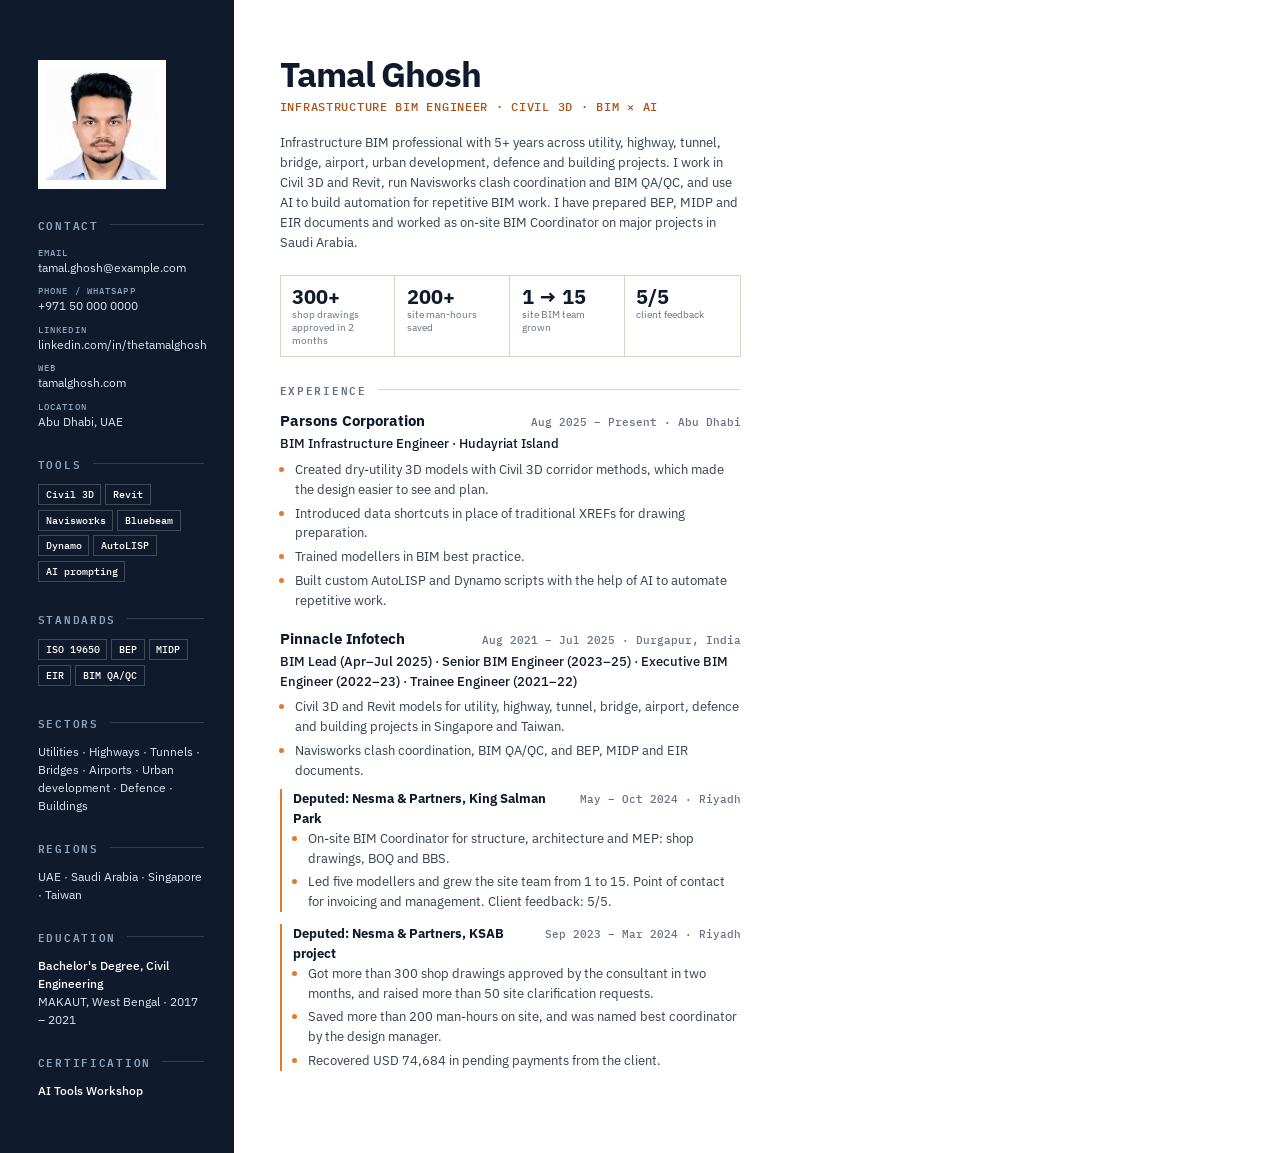
<file: Tamal Ghosh Portfolio/_source/cv.html>
<!doctype html>
<html lang="en">
<head>
<meta charset="utf-8">
<title>Tamal Ghosh · CV</title>
<link href="https://fonts.googleapis.com/css2?family=IBM+Plex+Mono:wght@400;500;600&family=IBM+Plex+Sans:wght@400;500;600&display=swap" rel="stylesheet">
<style>
  @page { size: A4; margin: 0; }
  :root { --ink:#0F1B2D; --ink2:#33404F; --ink3:#657082; --acc:#E07A2F; --accd:#A9521A; --line:#D9D5CB; --paper:#F6F4EF; }
  * { box-sizing: border-box; }
  body { margin: 0; font: 400 10pt/1.5 "IBM Plex Sans", sans-serif; color: var(--ink2); -webkit-print-color-adjust: exact; print-color-adjust: exact; }
  .page { width: 210mm; min-height: 297mm; display: grid; grid-template-columns: 62mm 1fr; }
  aside { background: var(--ink); color: #DCE6F2; padding: 16mm 8mm 12mm 10mm; }
  main { padding: 15mm 14mm 12mm 12mm; }
  .photo { width: 34mm; height: 34mm; border: 1px solid rgba(255,255,255,.3); padding: 2mm; background:#fff; margin-bottom: 7mm; }
  .photo img { width: 100%; height: 100%; object-fit: cover; display: block; }
  h1 { font-size: 26pt; line-height: 1; margin: 0 0 2mm; color: var(--ink); letter-spacing: -.03em; }
  .role { font: 500 9pt "IBM Plex Mono", monospace; letter-spacing: .06em; text-transform: uppercase; color: var(--accd); margin-bottom: 5mm; }
  .summary { margin: 0 0 6mm; font-size: 10pt; }
  h2 { font: 600 8pt "IBM Plex Mono", monospace; letter-spacing: .16em; text-transform: uppercase; color: var(--ink3); margin: 6mm 0 3mm; display: flex; align-items: center; gap: 3mm; }
  h2::after { content: ""; flex: 1; height: 1px; background: var(--line); }
  aside h2 { color: #8FA3BC; }
  aside h2::after { background: rgba(255,255,255,.15); }
  aside p, aside li { font-size: 9pt; margin: 0 0 2mm; }
  aside ul { list-style: none; padding: 0; margin: 0; }
  aside b { color: #fff; font-weight: 500; }
  aside small { display: block; font: 500 7pt "IBM Plex Mono", monospace; letter-spacing: .12em; text-transform: uppercase; color: #8FA3BC; }
  .job { margin-bottom: 4.5mm; break-inside: avoid; }
  .job-h { display: flex; justify-content: space-between; gap: 4mm; align-items: baseline; }
  .job-h b { color: var(--ink); font-size: 11pt; }
  .job-h span { font: 500 8pt "IBM Plex Mono", monospace; color: var(--ink3); white-space: nowrap; }
  .job-r { font-weight: 500; color: var(--ink); margin: .5mm 0 1.5mm; }
  .job ul { margin: 0; padding-left: 4mm; }
  .job li { margin-bottom: 1mm; }
  .job li::marker { color: var(--acc); }
  .sub { border-left: 2px solid var(--acc); padding-left: 3mm; margin: 2mm 0 0; }
  .stats { display: grid; grid-template-columns: repeat(4, 1fr); border: 1px solid var(--line); margin: 0 0 2mm; }
  .stats div { padding: 2.5mm 3mm; border-right: 1px solid var(--line); }
  .stats div:last-child { border-right: 0; }
  .stats b { display: block; font-size: 15pt; color: var(--ink); line-height: 1.1; }
  .stats span { font-size: 7.5pt; color: var(--ink3); line-height: 1.3; display: block; }
  .tag { display: inline-block; font: 500 7.5pt "IBM Plex Mono", monospace; padding: .8mm 1.8mm; margin: 0 1mm 1.2mm 0; border: 1px solid rgba(255,255,255,.2); color: #fff; }
</style>
</head>
<body>
<div class="page">
  <aside>
    <div class="photo"><img src="../assets/tamal-ghosh.jpg" alt=""></div>
    <h2>Contact</h2>
    <ul>
      <li><small>Email</small>tamal.ghosh@example.com</li>
      <li><small>Phone / WhatsApp</small>+971 50 000 0000</li>
      <li><small>LinkedIn</small>linkedin.com/in/thetamalghosh</li>
      <li><small>Web</small>tamalghosh.com</li>
      <li><small>Location</small>Abu Dhabi, UAE</li>
    </ul>
    <h2>Tools</h2>
    <div><span class="tag">Civil 3D</span><span class="tag">Revit</span><span class="tag">Navisworks</span><span class="tag">Bluebeam</span><span class="tag">Dynamo</span><span class="tag">AutoLISP</span><span class="tag">AI prompting</span></div>
    <h2>Standards</h2>
    <div><span class="tag">ISO 19650</span><span class="tag">BEP</span><span class="tag">MIDP</span><span class="tag">EIR</span><span class="tag">BIM QA/QC</span></div>
    <h2>Sectors</h2>
    <p>Utilities · Highways · Tunnels · Bridges · Airports · Urban development · Defence · Buildings</p>
    <h2>Regions</h2>
    <p>UAE · Saudi Arabia · Singapore · Taiwan</p>
    <h2>Education</h2>
    <p><b>Bachelor's Degree, Civil Engineering</b><br>MAKAUT, West Bengal · 2017 – 2021</p>
    <h2>Certification</h2>
    <p><b>AI Tools Workshop</b></p>
  </aside>
  <main>
    <h1>Tamal Ghosh</h1>
    <div class="role">Infrastructure BIM Engineer · Civil 3D · BIM × AI</div>
    <p class="summary">Infrastructure BIM professional with 5+ years across utility, highway, tunnel, bridge, airport, urban development, defence and building projects. I work in Civil 3D and Revit, run Navisworks clash coordination and BIM QA/QC, and use AI to build automation for repetitive BIM work. I have prepared BEP, MIDP and EIR documents and worked as on-site BIM Coordinator on major projects in Saudi Arabia.</p>
    <div class="stats">
      <div><b>300+</b><span>shop drawings approved in 2 months</span></div>
      <div><b>200+</b><span>site man-hours saved</span></div>
      <div><b>1 → 15</b><span>site BIM team grown</span></div>
      <div><b>5/5</b><span>client feedback</span></div>
    </div>

    <h2>Experience</h2>
    <div class="job">
      <div class="job-h"><b>Parsons Corporation</b><span>Aug 2025 – Present · Abu Dhabi</span></div>
      <div class="job-r">BIM Infrastructure Engineer · Hudayriat Island</div>
      <ul>
        <li>Created dry-utility 3D models with Civil 3D corridor methods, which made the design easier to see and plan.</li>
        <li>Introduced data shortcuts in place of traditional XREFs for drawing preparation.</li>
        <li>Trained modellers in BIM best practice.</li>
        <li>Built custom AutoLISP and Dynamo scripts with the help of AI to automate repetitive work.</li>
      </ul>
    </div>
    <div class="job">
      <div class="job-h"><b>Pinnacle Infotech</b><span>Aug 2021 – Jul 2025 · Durgapur, India</span></div>
      <div class="job-r">BIM Lead (Apr–Jul 2025) · Senior BIM Engineer (2023–25) · Executive BIM Engineer (2022–23) · Trainee Engineer (2021–22)</div>
      <ul>
        <li>Civil 3D and Revit models for utility, highway, tunnel, bridge, airport, defence and building projects in Singapore and Taiwan.</li>
        <li>Navisworks clash coordination, BIM QA/QC, and BEP, MIDP and EIR documents.</li>
      </ul>
      <div class="sub">
        <div class="job-h"><b style="font-size:10pt">Deputed: Nesma &amp; Partners, King Salman Park</b><span>May – Oct 2024 · Riyadh</span></div>
        <ul>
          <li>On-site BIM Coordinator for structure, architecture and MEP: shop drawings, BOQ and BBS.</li>
          <li>Led five modellers and grew the site team from 1 to 15. Point of contact for invoicing and management. Client feedback: 5/5.</li>
        </ul>
      </div>
      <div class="sub" style="margin-top:3mm">
        <div class="job-h"><b style="font-size:10pt">Deputed: Nesma &amp; Partners, KSAB project</b><span>Sep 2023 – Mar 2024 · Riyadh</span></div>
        <ul>
          <li>Got more than 300 shop drawings approved by the consultant in two months, and raised more than 50 site clarification requests.</li>
          <li>Saved more than 200 man-hours on site, and was named best coordinator by the design manager.</li>
          <li>Recovered USD 74,684 in pending payments from the client.</li>
        </ul>
      </div>
    </div>
  </main>
</div>
</body>
</html>
</file>
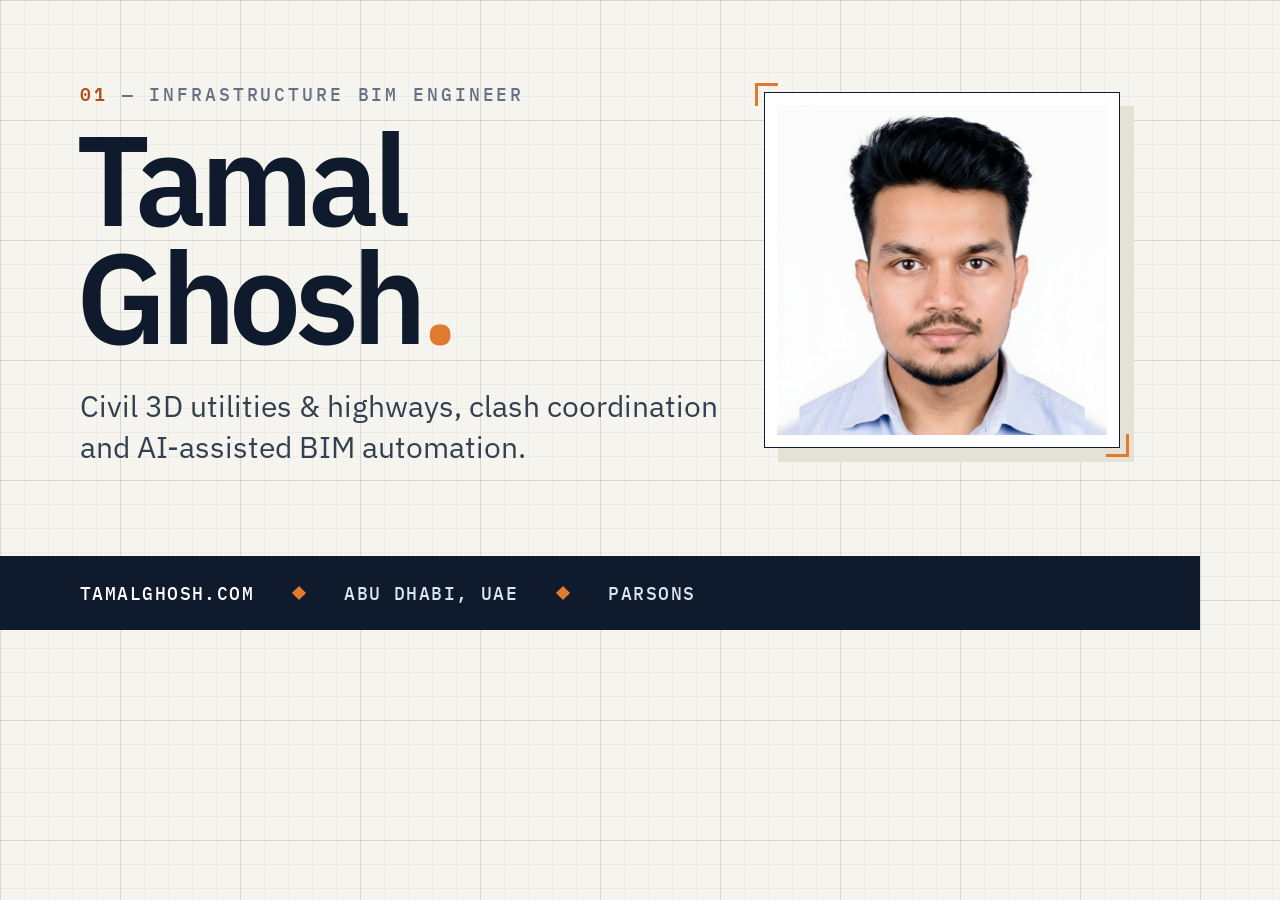
<file: Tamal Ghosh Portfolio/_source/og.html>
<!doctype html>
<html lang="en">
<head>
<meta charset="utf-8">
<title>OG image</title>
<link href="https://fonts.googleapis.com/css2?family=IBM+Plex+Mono:wght@500;600&family=IBM+Plex+Sans:wght@400;600&display=swap" rel="stylesheet">
<style>
  html, body { margin: 0; }
  body { width: 1200px; height: 630px; overflow: hidden; position: relative; font-family: "IBM Plex Sans", sans-serif; color: #0F1B2D;
    background-color: #F6F4EF;
    background-image: linear-gradient(rgba(15,27,45,.10) 1px, transparent 1px), linear-gradient(90deg, rgba(15,27,45,.10) 1px, transparent 1px),
      linear-gradient(rgba(15,27,45,.035) 1px, transparent 1px), linear-gradient(90deg, rgba(15,27,45,.035) 1px, transparent 1px);
    background-size: 120px 120px, 120px 120px, 24px 24px, 24px 24px; }
  .label { position: absolute; left: 80px; top: 78px; font: 500 18px "IBM Plex Mono", monospace; letter-spacing: .16em; color: #657082; }
  .label b { color: #A9521A; font-weight: 600; }
  h1 { position: absolute; left: 76px; top: 120px; margin: 0; font-size: 128px; line-height: .92; letter-spacing: -.05em; font-weight: 600; }
  h1 i { color: #E07A2F; font-style: normal; }
  .sub { position: absolute; left: 80px; top: 386px; font-size: 30px; color: #33404F; max-width: 640px; line-height: 1.35; }
  .photo { position: absolute; right: 80px; top: 92px; width: 330px; padding: 12px; background: #fff; border: 1.5px solid #0F1B2D; box-shadow: 14px 14px 0 #E5E1D6; }
  .photo img { width: 100%; display: block; }
  .crop { position: absolute; width: 20px; height: 20px; border: 0 solid #E07A2F; }
  .tl { left: -10px; top: -10px; border-left-width: 3px; border-top-width: 3px; }
  .br { right: -10px; bottom: -10px; border-right-width: 3px; border-bottom-width: 3px; }
  .bar { position: absolute; left: 0; right: 0; bottom: 0; height: 74px; background: #0F1B2D; color: #DCE6F2; display: flex; align-items: center; padding: 0 80px; gap: 40px; font: 500 18px "IBM Plex Mono", monospace; letter-spacing: .08em; text-transform: uppercase; }
  .bar span:first-child { color: #fff; }
  .bar i { width: 10px; height: 10px; background: #E07A2F; transform: rotate(45deg); display: inline-block; }
</style>
</head>
<body>
  <div class="label"><b>01</b> — INFRASTRUCTURE BIM ENGINEER</div>
  <h1>Tamal<br>Ghosh<i>.</i></h1>
  <div class="sub">Civil 3D utilities &amp; highways, clash coordination and AI-assisted BIM automation.</div>
  <div class="photo"><span class="crop tl"></span><span class="crop br"></span><img src="../assets/tamal-ghosh.jpg" alt=""></div>
  <div class="bar"><span>tamalghosh.com</span><i></i><span>Abu Dhabi, UAE</span><i></i><span>Parsons</span></div>
</body>
</html>
</file>
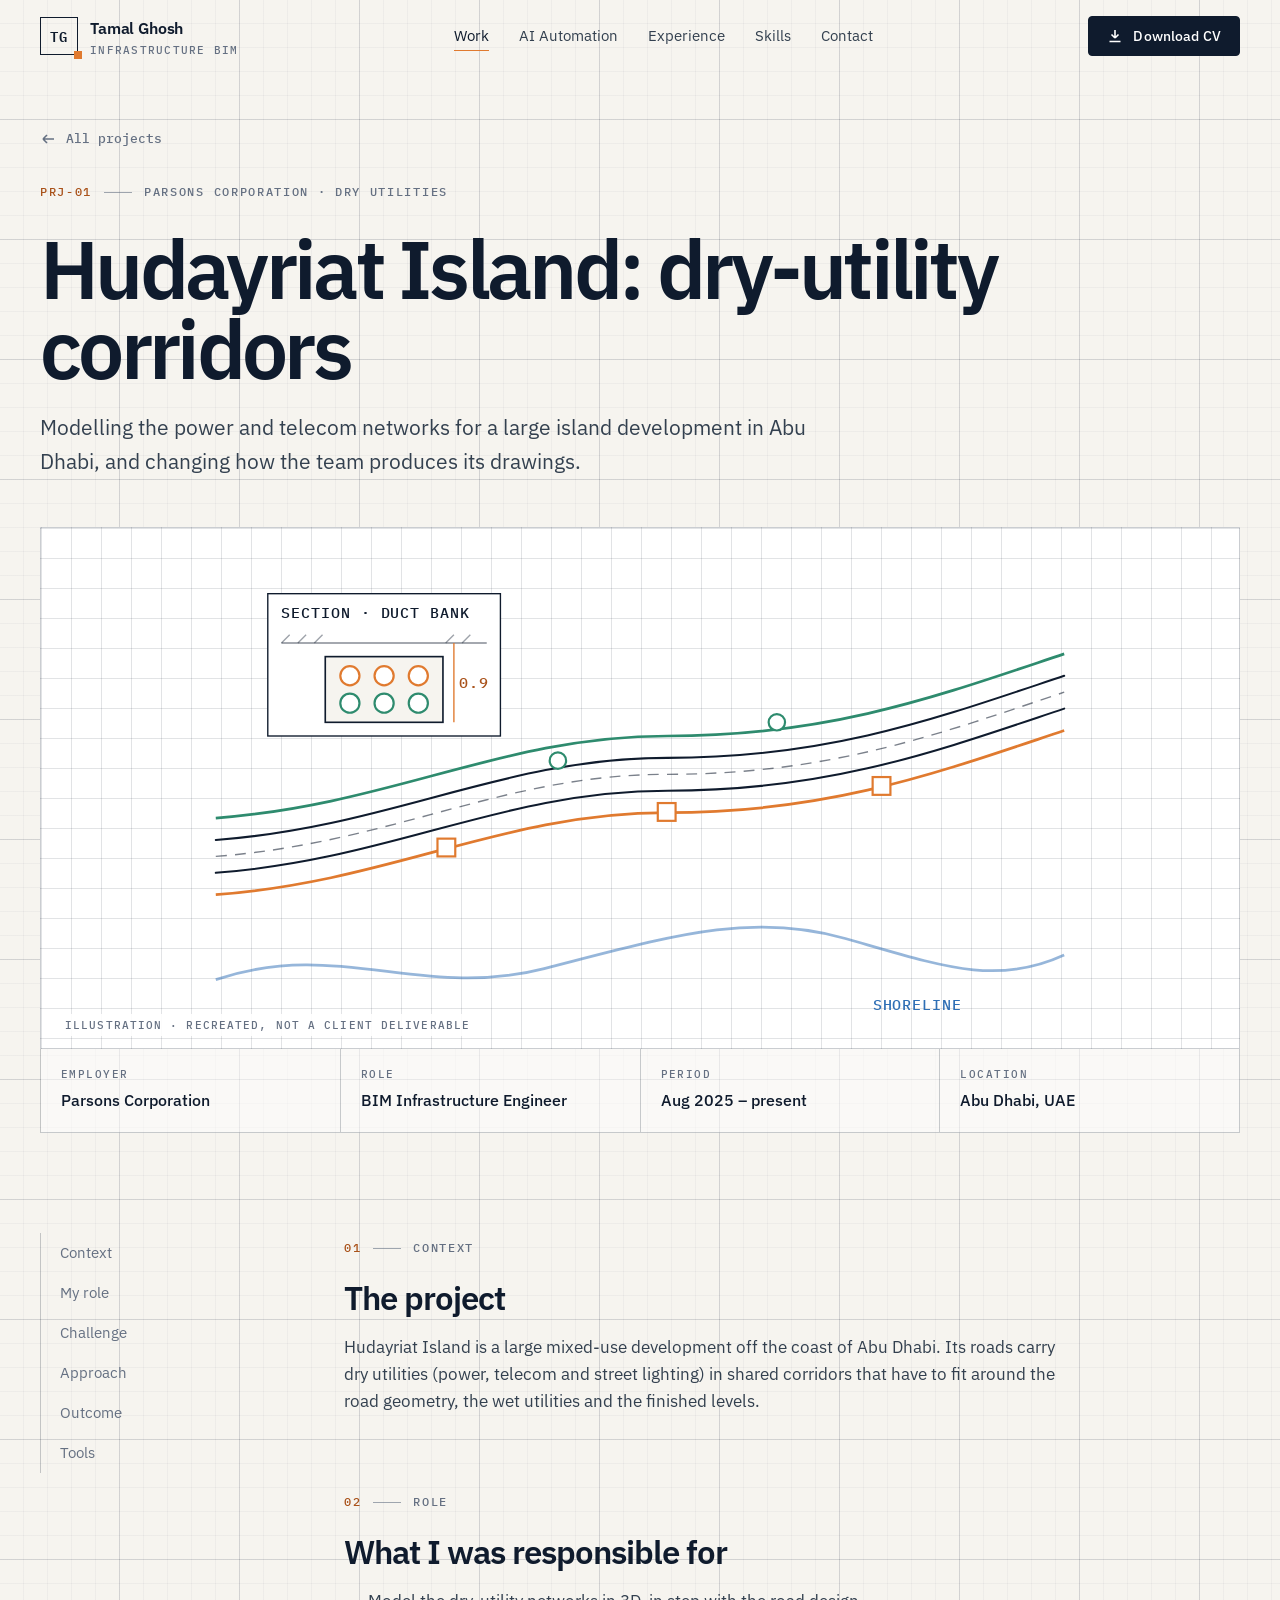
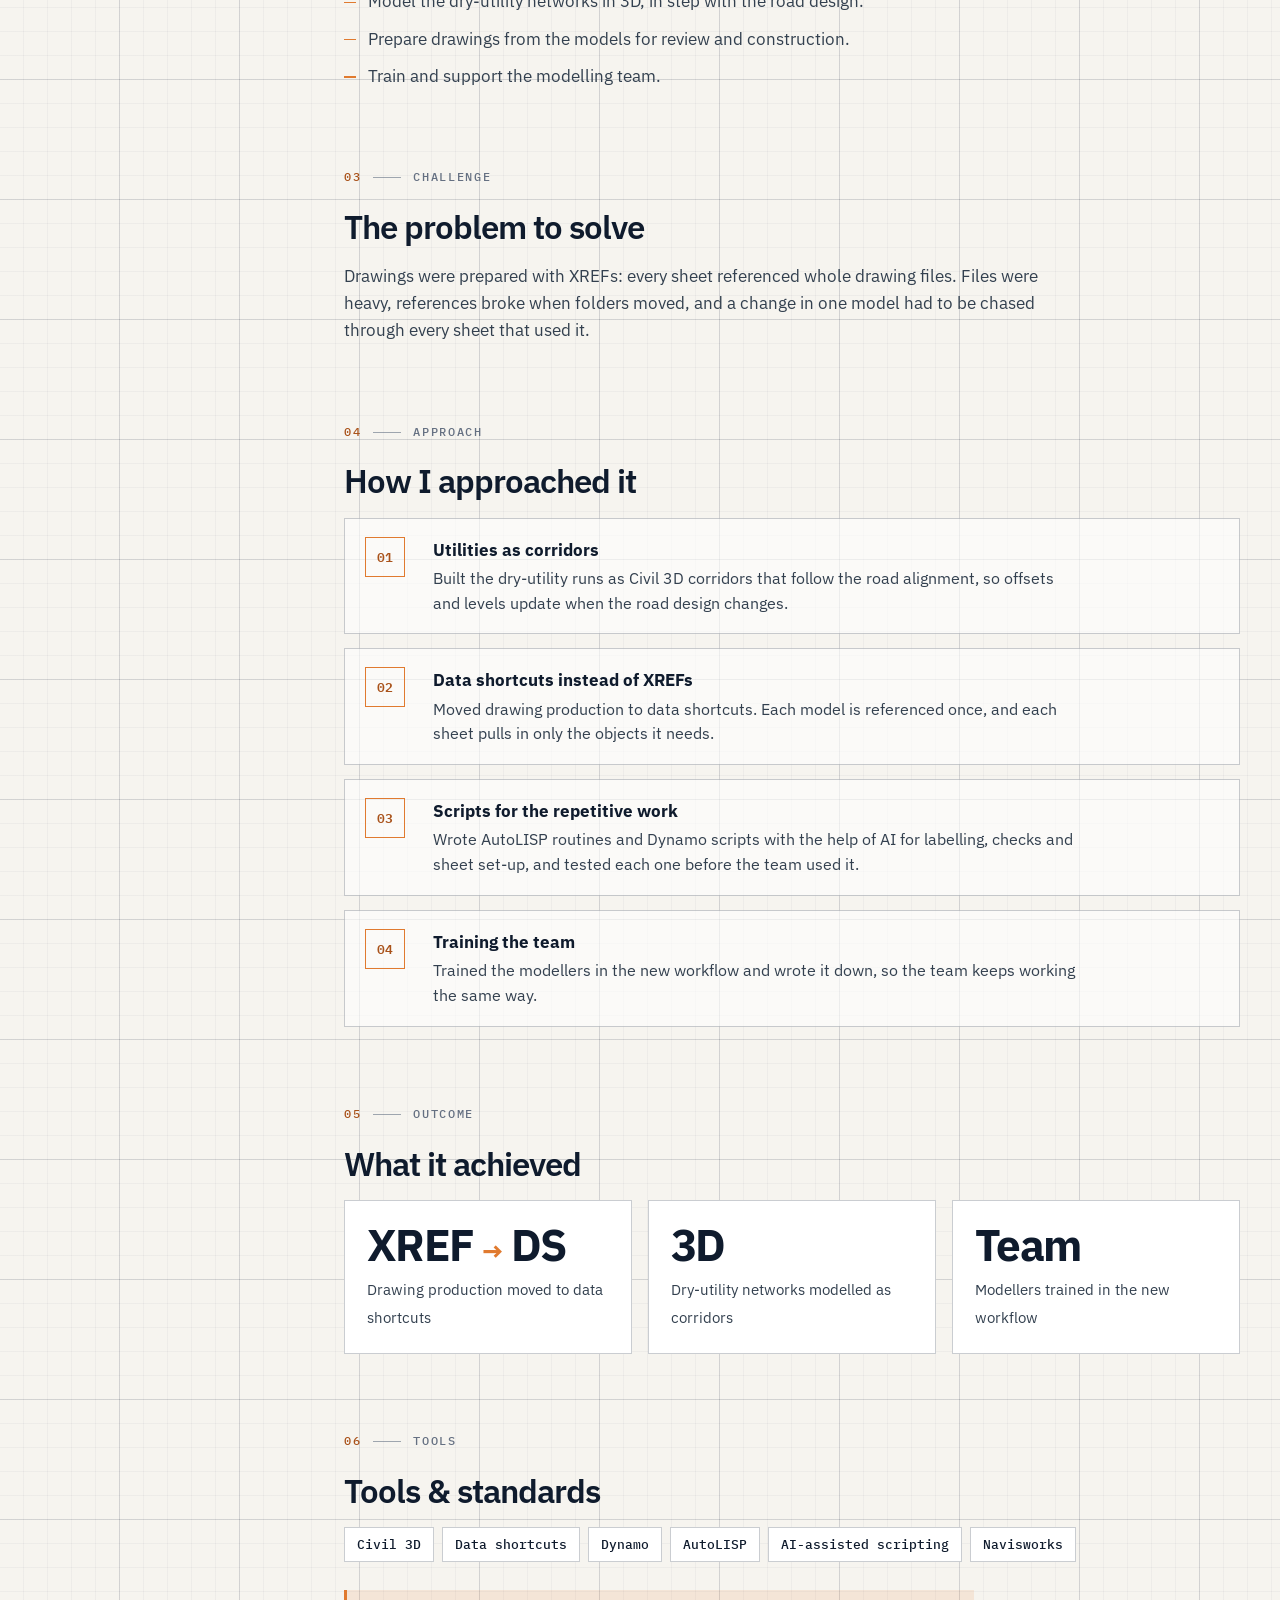
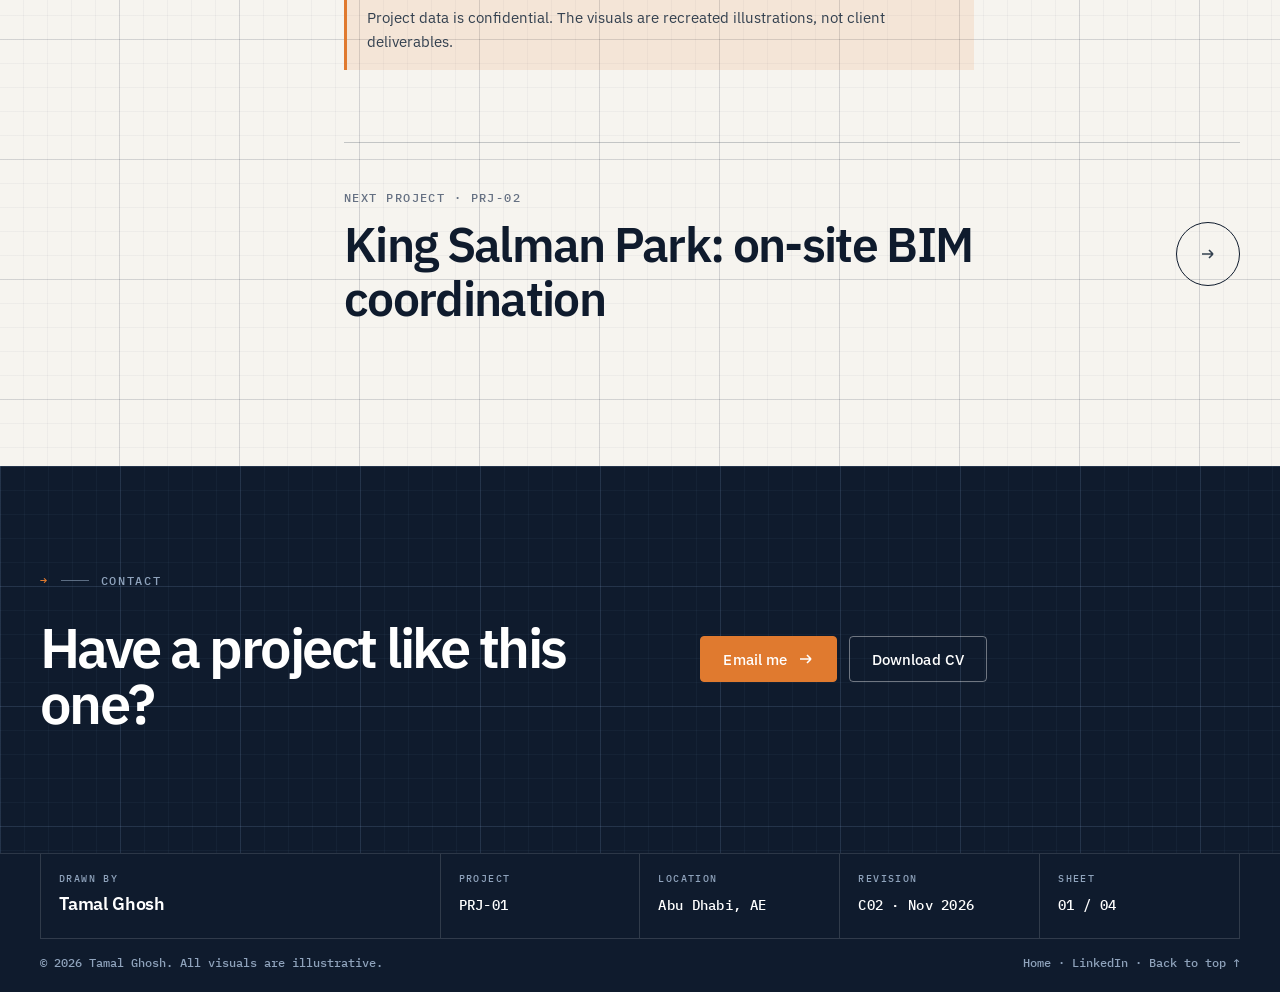
<file: Tamal Ghosh Portfolio/work/hudayriat.html>
<!doctype html>
<html lang="en">
<head>
<meta charset="utf-8">
<meta name="viewport" content="width=device-width, initial-scale=1">
<title>Hudayriat Island: dry-utility corridors · Tamal Ghosh</title>
<meta name="description" content="Case study: dry-utility corridor modelling in Civil 3D and a move from XREFs to data shortcuts on Hudayriat Island, Abu Dhabi.">
<meta name="theme-color" content="#0F1B2D">
<link rel="canonical" href="https://tamalghosh.com/work/hudayriat.html">
<meta property="og:type" content="article">
<meta property="og:title" content="Hudayriat Island: dry-utility corridors · Tamal Ghosh">
<meta property="og:description" content="Case study: dry-utility corridor modelling in Civil 3D and a move from XREFs to data shortcuts on Hudayriat Island, Abu Dhabi.">
<meta property="og:image" content="https://tamalghosh.com/assets/og-image.png">
<meta name="twitter:card" content="summary_large_image">
<link rel="icon" href="../assets/favicon.svg" type="image/svg+xml">
<link rel="preconnect" href="https://fonts.googleapis.com">
<link rel="preconnect" href="https://fonts.gstatic.com" crossorigin>
<link href="https://fonts.googleapis.com/css2?family=IBM+Plex+Mono:wght@400;500;600&family=IBM+Plex+Sans:wght@400;500;600&display=swap" rel="stylesheet">
<link rel="stylesheet" href="../css/style.css">
<script>document.documentElement.classList.add('js')</script>
</head>
<body>
<a class="skip" href="#main">Skip to content</a>
<header class="nav" id="nav">
  <div class="container nav__inner">
    <a class="brand" href="../index.html" aria-label="Tamal Ghosh, home">
      <span class="brand__mark">TG</span>
      <span class="brand__name">Tamal Ghosh<small>Infrastructure BIM</small></span>
    </a>
    <div class="nav__menu" id="menu">
      <ul class="nav__links">
        <li><a href="../index.html#work" class="is-active">Work</a></li>
        <li><a href="../index.html#automation">AI Automation</a></li>
        <li><a href="../index.html#experience">Experience</a></li>
        <li><a href="../index.html#skills">Skills</a></li>
        <li><a href="../index.html#contact">Contact</a></li>
      </ul>
      <a class="btn nav__cta" href="../assets/Tamal-Ghosh-CV.pdf" download>
        <svg viewBox="0 0 16 16" fill="none" stroke="currentColor" stroke-width="1.6" aria-hidden="true"><path d="M8 2v8m0 0 3.5-3.5M8 10 4.5 6.5M2.5 13.5h11"/></svg>
        Download CV
      </a>
    </div>
    <button class="nav__toggle" aria-label="Open menu" aria-expanded="false" aria-controls="menu"><span></span><span></span><span></span></button>
  </div>
  <div class="progress" id="progress"></div>
</header>
<main id="main">
  <section class="cs-hero">
    <div class="container">
      <a class="crumbs reveal" href="../index.html#work"><svg viewBox="0 0 16 16" fill="none" stroke="currentColor" stroke-width="1.6" aria-hidden="true"><path d="M14 8H3m0 0 4-4M3 8l4 4"/></svg>All projects</a>
      <p class="label reveal" style="--d:.05s"><span class="no">PRJ-01</span><span class="dash"></span>Parsons Corporation · Dry utilities</p>
      <h1 class="reveal" style="--d:.1s">Hudayriat Island: dry-utility corridors</h1>
      <p class="lede reveal" style="--d:.2s">Modelling the power and telecom networks for a large island development in Abu Dhabi, and changing how the team produces its drawings.</p>
      <div class="cs-art reveal" style="--d:.25s">
        <svg viewBox="0 0 600 380" aria-hidden="true">
            <path class="u-water draw" pathLength="1" opacity=".5" stroke-dasharray="1 2" style="--dur:2s" d="M-10 330 C 80 300 140 345 230 322 S 380 280 450 300 S 560 335 610 312"/>
            <text x="470" y="352" class="art-text" style="fill:var(--water)">SHORELINE</text>
            <g transform="translate(0,30)">
              <path class="ink draw" pathLength="1" transform="translate(0,-12)" d="M-10 210 C 120 200 200 150 320 150 S 520 120 610 90"/>
              <path class="ink draw" pathLength="1" style="--d:.1s" transform="translate(0,12)" d="M-10 210 C 120 200 200 150 320 150 S 520 120 610 90"/>
              <path class="ink-thin" stroke-dasharray="8 6" d="M-10 210 C 120 200 200 150 320 150 S 520 120 610 90"/>
              <path class="u-power draw" pathLength="1" style="--d:.4s" transform="translate(0,28)" d="M-10 210 C 120 200 200 150 320 150 S 520 120 610 90"/>
              <path class="u-tel draw" pathLength="1" style="--d:.55s" transform="translate(0,-28)" d="M-10 210 C 120 200 200 150 320 150 S 520 120 610 90"/>
              <g class="fade" style="--d:1.3s" fill="#fff" stroke="var(--power)" stroke-width="1.6">
                <rect x="152" y="197" width="13" height="13"/><rect x="313" y="171" width="13" height="13"/><rect x="470" y="152" width="13" height="13"/>
              </g>
              <g class="fade" style="--d:1.4s" fill="#fff" stroke="var(--telecom)" stroke-width="1.6">
                <circle cx="240" cy="140" r="6"/><circle cx="400" cy="112" r="6"/>
              </g>
            </g>
            <!-- inset: duct bank section -->
            <g class="fade" style="--d:.9s" transform="translate(0,22)">
              <rect x="28" y="26" width="170" height="104" fill="#fff" stroke="var(--ink)" stroke-width="1"/>
              <text x="38" y="44" class="art-text art-text--ink">SECTION · DUCT BANK</text>
              <path d="M38 62 H188" stroke="var(--ink)" stroke-width="1" opacity=".5"/>
              <path d="M38 62 l6 -6 M50 62 l6 -6 M62 62 l6 -6 M158 62 l6 -6 M170 62 l6 -6" stroke="var(--ink)" stroke-width="1" opacity=".4"/>
              <rect x="70" y="72" width="86" height="48" fill="var(--paper)" stroke="var(--ink)" stroke-width="1.2"/>
              <g fill="#fff" stroke-width="1.6">
                <circle cx="88" cy="86" r="7" stroke="var(--power)"/><circle cx="113" cy="86" r="7" stroke="var(--power)"/><circle cx="138" cy="86" r="7" stroke="var(--power)"/>
                <circle cx="88" cy="106" r="7" stroke="var(--telecom)"/><circle cx="113" cy="106" r="7" stroke="var(--telecom)"/><circle cx="138" cy="106" r="7" stroke="var(--telecom)"/>
              </g>
              <path d="M164 62 V 120" stroke="var(--accent)" stroke-width="1"/><text x="168" y="95" class="art-text art-text--acc" font-size="9">0.9</text>
            </g>
          </svg>
        <span class="cs-art__cap">Illustration · recreated, not a client deliverable</span>
      </div>
      <div class="facts">
        <div><small>Employer</small><b>Parsons Corporation</b></div>
        <div><small>Role</small><b>BIM Infrastructure Engineer</b></div>
        <div><small>Period</small><b>Aug 2025 – present</b></div>
        <div><small>Location</small><b>Abu Dhabi, UAE</b></div>
      </div>
    </div>
  </section>

  <div class="container cs-body">
    <ul class="cs-toc">
      <li><a href="#context">Context</a></li>
      <li><a href="#role">My role</a></li>
      <li><a href="#challenge">Challenge</a></li>
      <li><a href="#approach">Approach</a></li>
      <li><a href="#outcome">Outcome</a></li>
      <li><a href="#tools">Tools</a></li>
    </ul>
    <article>
      <section class="cs-sec reveal" id="context"><p class="label"><span class="no">01</span><span class="dash"></span>Context</p><h2>The project</h2><p>Hudayriat Island is a large mixed-use development off the coast of Abu Dhabi. Its roads carry dry utilities (power, telecom and street lighting) in shared corridors that have to fit around the road geometry, the wet utilities and the finished levels.</p></section>
      <section class="cs-sec reveal" id="role"><p class="label"><span class="no">02</span><span class="dash"></span>Role</p><h2>What I was responsible for</h2><ul><li>Model the dry-utility networks in 3D, in step with the road design.</li><li>Prepare drawings from the models for review and construction.</li><li>Train and support the modelling team.</li></ul></section>
      <section class="cs-sec reveal" id="challenge"><p class="label"><span class="no">03</span><span class="dash"></span>Challenge</p><h2>The problem to solve</h2><p>Drawings were prepared with XREFs: every sheet referenced whole drawing files. Files were heavy, references broke when folders moved, and a change in one model had to be chased through every sheet that used it.</p></section>
      <section class="cs-sec reveal" id="approach"><p class="label"><span class="no">04</span><span class="dash"></span>Approach</p><h2>How I approached it</h2>
        <div class="steps">
          <div class="step"><div><b>Utilities as corridors</b><p>Built the dry-utility runs as Civil 3D corridors that follow the road alignment, so offsets and levels update when the road design changes.</p></div></div>
          <div class="step"><div><b>Data shortcuts instead of XREFs</b><p>Moved drawing production to data shortcuts. Each model is referenced once, and each sheet pulls in only the objects it needs.</p></div></div>
          <div class="step"><div><b>Scripts for the repetitive work</b><p>Wrote AutoLISP routines and Dynamo scripts with the help of AI for labelling, checks and sheet set-up, and tested each one before the team used it.</p></div></div>
          <div class="step"><div><b>Training the team</b><p>Trained the modellers in the new workflow and wrote it down, so the team keeps working the same way.</p></div></div>
        </div>
      </section>
      <section class="cs-sec reveal" id="outcome"><p class="label"><span class="no">05</span><span class="dash"></span>Outcome</p><h2>What it achieved</h2>
        <div class="outcomes"><div class="outcome"><b>XREF <span class="unit">→</span> DS</b><span>Drawing production moved to data shortcuts</span></div><div class="outcome"><b>3D</b><span>Dry-utility networks modelled as corridors</span></div><div class="outcome"><b>Team</b><span>Modellers trained in the new workflow</span></div></div>
      </section>
      <section class="cs-sec reveal" id="tools"><p class="label"><span class="no">06</span><span class="dash"></span>Tools</p><h2>Tools &amp; standards</h2>
        <div class="toolset"><span>Civil 3D</span><span>Data shortcuts</span><span>Dynamo</span><span>AutoLISP</span><span>AI-assisted scripting</span><span>Navisworks</span></div>
        <p class="callout" style="margin-top:28px">Project data is confidential. The visuals are recreated illustrations, not client deliverables.</p>
      </section>
      <a class="next" href="king-salman-park.html">
        <div><small>Next project · PRJ-02</small><h3>King Salman Park: on-site BIM coordination</h3></div>
        <span class="card__go"><svg viewBox="0 0 16 16" fill="none" stroke="currentColor" stroke-width="1.6" aria-hidden="true"><path d="M2 8h11m0 0L9 4m4 4-4 4"/></svg></span>
      </a>
    </article>
  </div>

  <section class="section section--dark section--tight">
    <div class="container contact" style="align-items:center">
      <div class="reveal">
        <p class="label"><span class="no">→</span><span class="dash"></span>Contact</p>
        <h2 style="font-size:clamp(34px,4.4vw,56px)">Have a project like this one?</h2>
      </div>
      <div class="reveal" style="--d:.1s;display:flex;flex-wrap:wrap;gap:12px">
        <a class="btn btn--accent" href="mailto:tamal.ghosh@example.com">Email me <svg viewBox="0 0 16 16" fill="none" stroke="currentColor" stroke-width="1.6" aria-hidden="true"><path d="M2 8h11m0 0L9 4m4 4-4 4"/></svg></a>
        <a class="btn btn--line-light" href="../assets/Tamal-Ghosh-CV.pdf" download>Download CV</a>
      </div>
    </div>
  </section>
</main>

<footer class="titleblock">
  <div class="container">
    <div class="tb">
      <div class="tb__name"><small>Drawn by</small><b>Tamal Ghosh</b></div>
      <div><small>Project</small><b>PRJ-01</b></div>
      <div><small>Location</small><b>Abu Dhabi, AE</b></div>
      <div><small>Revision</small><b>C02 · Nov 2026</b></div>
      <div><small>Sheet</small><b>01 / 04</b></div>
    </div>
    <div class="tb__bottom">
      <span>© <span id="year">2026</span> Tamal Ghosh. All visuals are illustrative.</span>
      <span><a href="../index.html">Home</a> · <a href="https://www.linkedin.com/in/thetamalghosh" target="_blank" rel="noopener">LinkedIn</a> · <a href="#main">Back to top ↑</a></span>
    </div>
  </div>
</footer>
<script src="../js/main.js" defer></script>
</body>
</html>
</file>
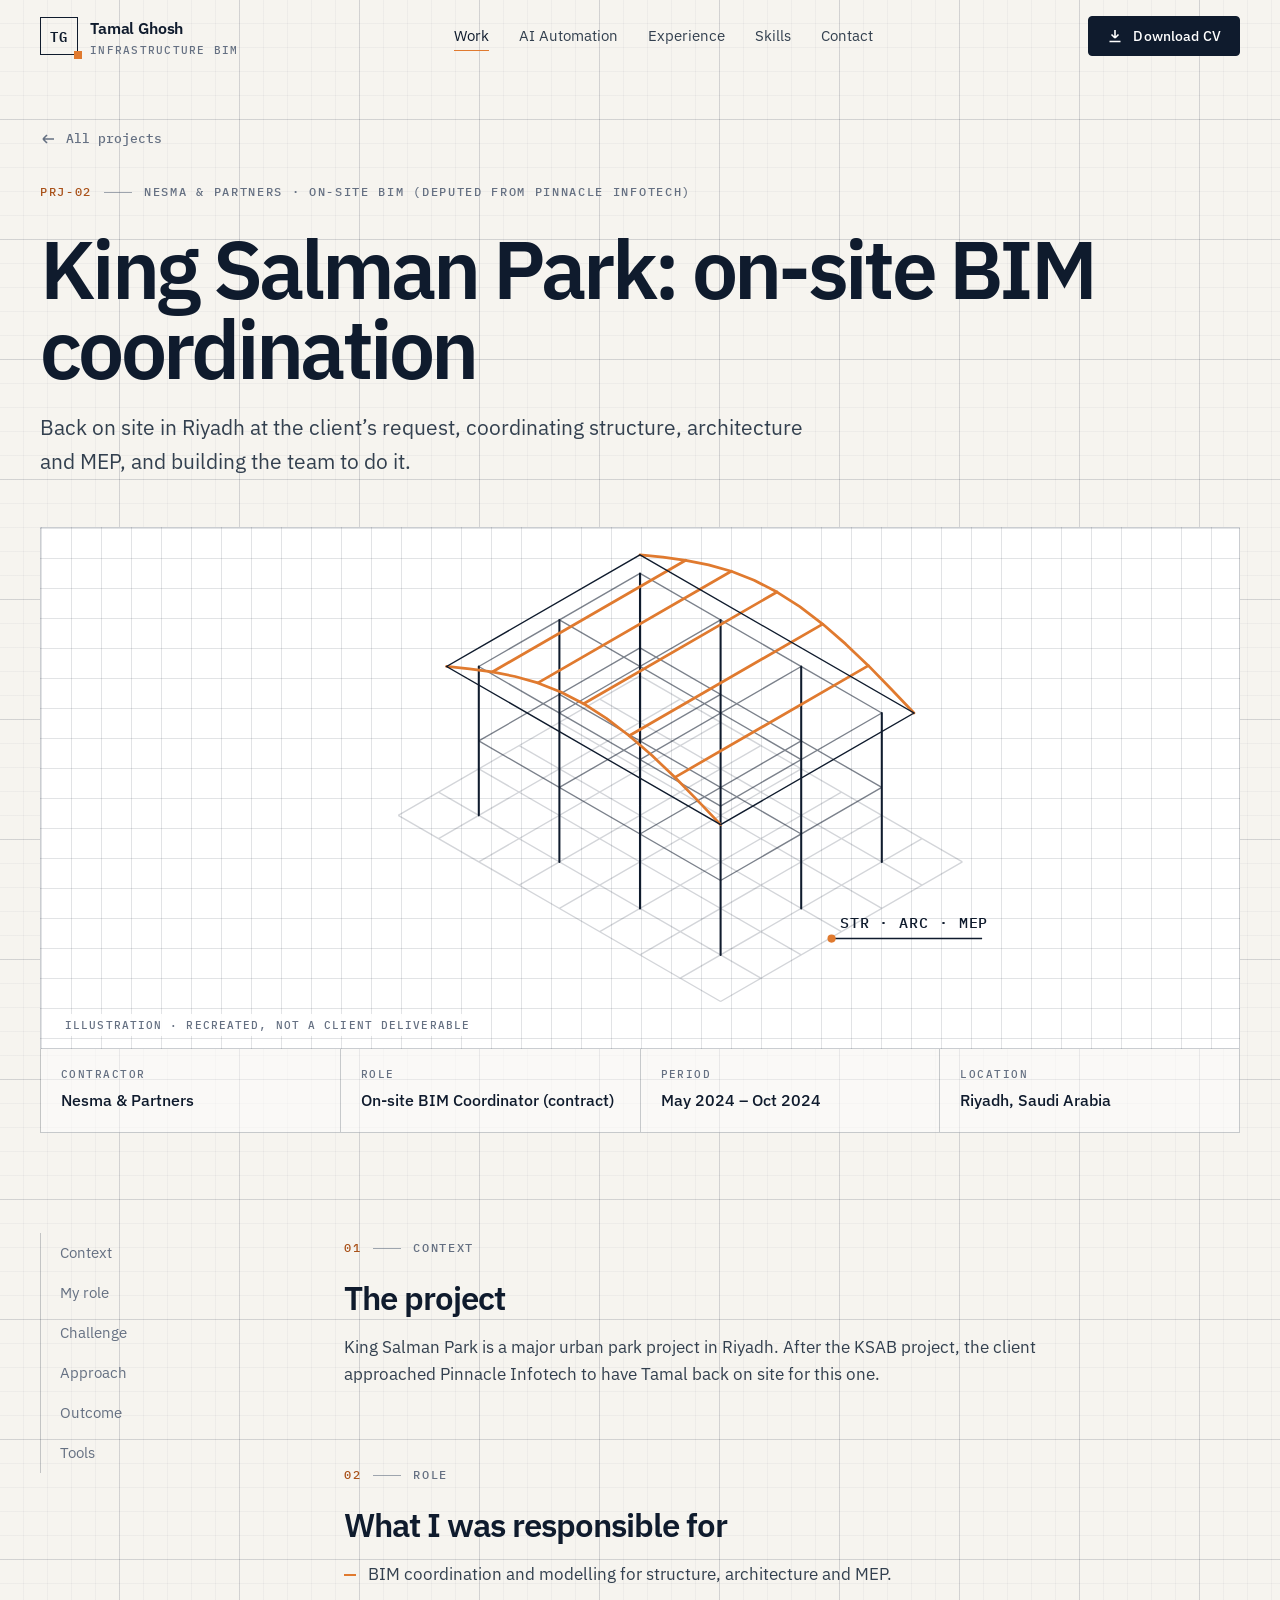
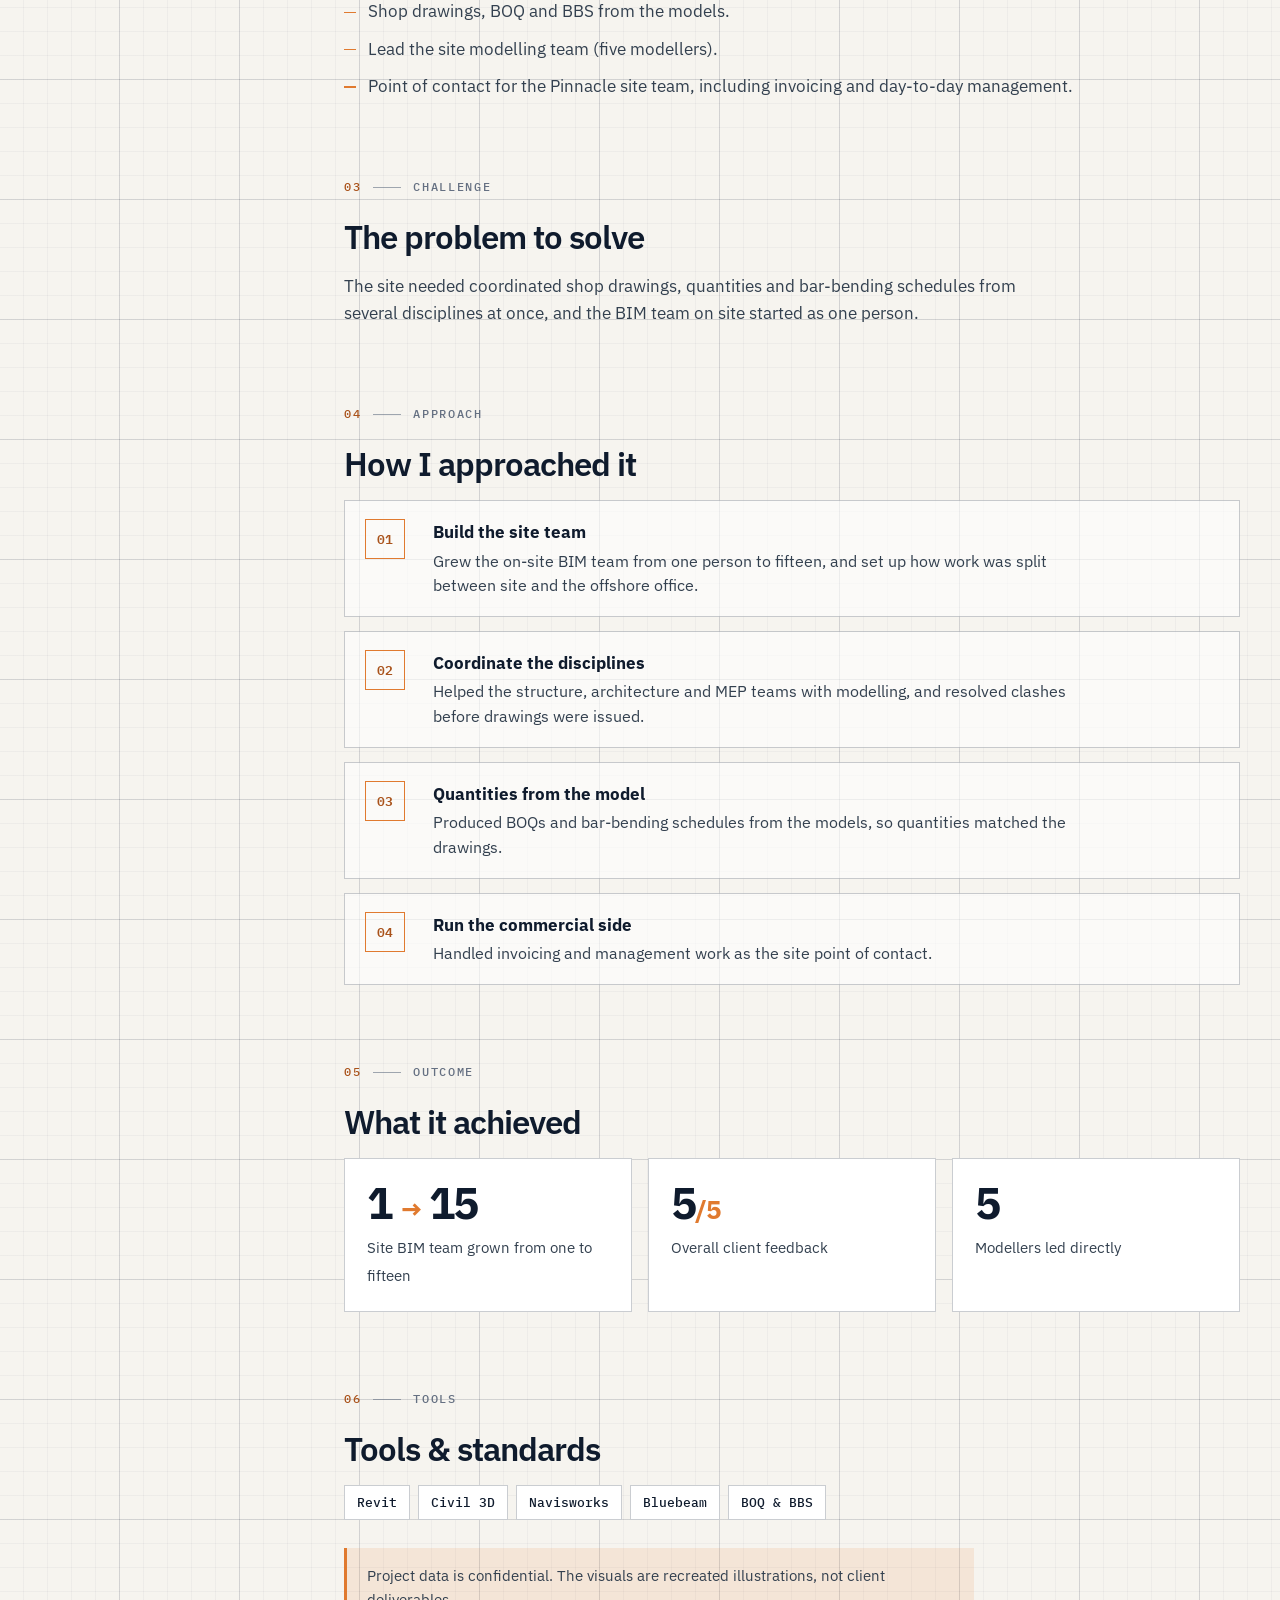
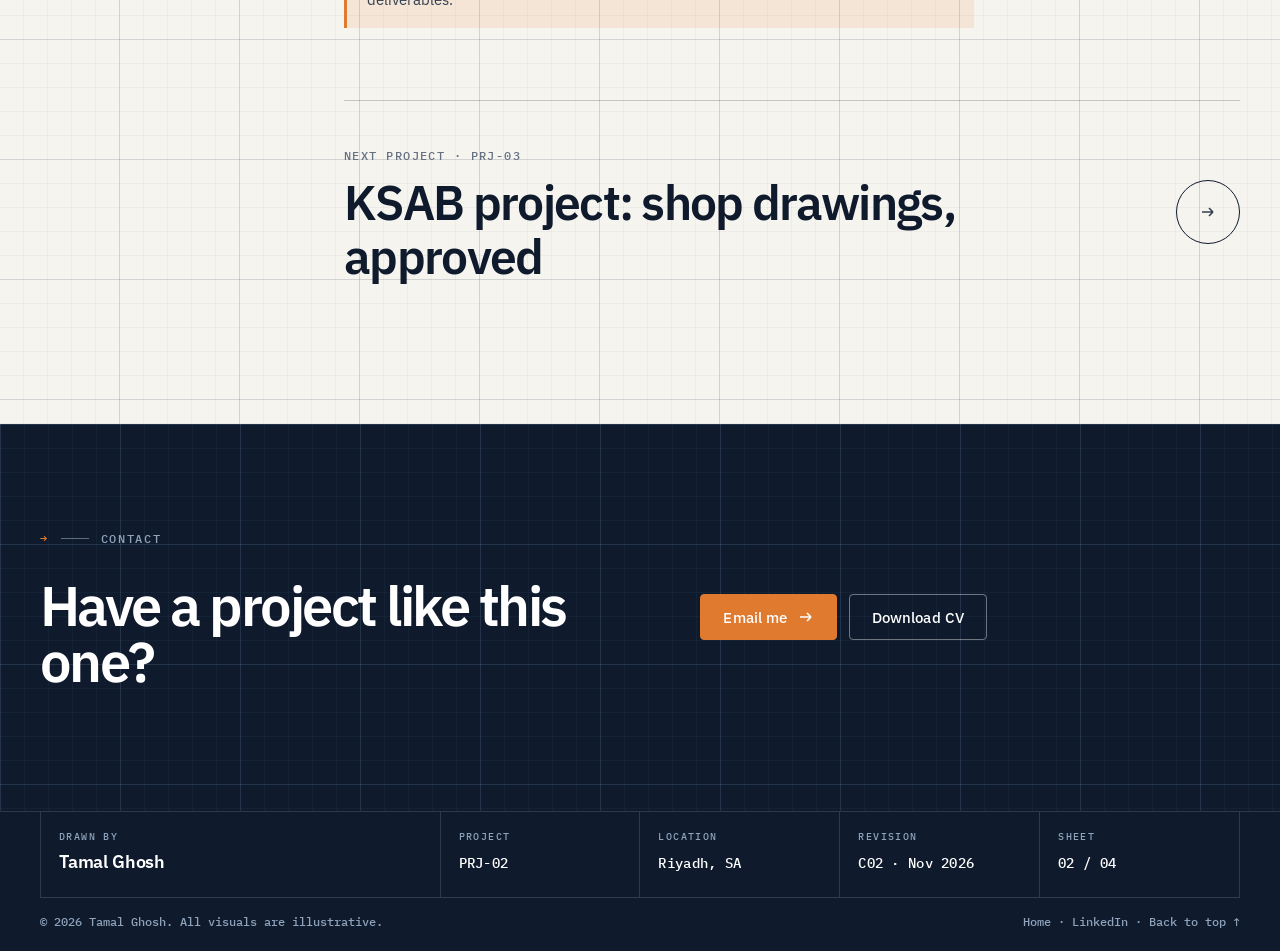
<file: Tamal Ghosh Portfolio/work/king-salman-park.html>
<!doctype html>
<html lang="en">
<head>
<meta charset="utf-8">
<meta name="viewport" content="width=device-width, initial-scale=1">
<title>King Salman Park: on-site BIM coordination · Tamal Ghosh</title>
<meta name="description" content="Case study: on-site BIM coordination for structure, architecture and MEP at King Salman Park, Riyadh. Team grown from 1 to 15.">
<meta name="theme-color" content="#0F1B2D">
<link rel="canonical" href="https://tamalghosh.com/work/king-salman-park.html">
<meta property="og:type" content="article">
<meta property="og:title" content="King Salman Park: on-site BIM coordination · Tamal Ghosh">
<meta property="og:description" content="Case study: on-site BIM coordination for structure, architecture and MEP at King Salman Park, Riyadh. Team grown from 1 to 15.">
<meta property="og:image" content="https://tamalghosh.com/assets/og-image.png">
<meta name="twitter:card" content="summary_large_image">
<link rel="icon" href="../assets/favicon.svg" type="image/svg+xml">
<link rel="preconnect" href="https://fonts.googleapis.com">
<link rel="preconnect" href="https://fonts.gstatic.com" crossorigin>
<link href="https://fonts.googleapis.com/css2?family=IBM+Plex+Mono:wght@400;500;600&family=IBM+Plex+Sans:wght@400;500;600&display=swap" rel="stylesheet">
<link rel="stylesheet" href="../css/style.css">
<script>document.documentElement.classList.add('js')</script>
</head>
<body>
<a class="skip" href="#main">Skip to content</a>
<header class="nav" id="nav">
  <div class="container nav__inner">
    <a class="brand" href="../index.html" aria-label="Tamal Ghosh, home">
      <span class="brand__mark">TG</span>
      <span class="brand__name">Tamal Ghosh<small>Infrastructure BIM</small></span>
    </a>
    <div class="nav__menu" id="menu">
      <ul class="nav__links">
        <li><a href="../index.html#work" class="is-active">Work</a></li>
        <li><a href="../index.html#automation">AI Automation</a></li>
        <li><a href="../index.html#experience">Experience</a></li>
        <li><a href="../index.html#skills">Skills</a></li>
        <li><a href="../index.html#contact">Contact</a></li>
      </ul>
      <a class="btn nav__cta" href="../assets/Tamal-Ghosh-CV.pdf" download>
        <svg viewBox="0 0 16 16" fill="none" stroke="currentColor" stroke-width="1.6" aria-hidden="true"><path d="M8 2v8m0 0 3.5-3.5M8 10 4.5 6.5M2.5 13.5h11"/></svg>
        Download CV
      </a>
    </div>
    <button class="nav__toggle" aria-label="Open menu" aria-expanded="false" aria-controls="menu"><span></span><span></span><span></span></button>
  </div>
  <div class="progress" id="progress"></div>
</header>
<main id="main">
  <section class="cs-hero">
    <div class="container">
      <a class="crumbs reveal" href="../index.html#work"><svg viewBox="0 0 16 16" fill="none" stroke="currentColor" stroke-width="1.6" aria-hidden="true"><path d="M14 8H3m0 0 4-4M3 8l4 4"/></svg>All projects</a>
      <p class="label reveal" style="--d:.05s"><span class="no">PRJ-02</span><span class="dash"></span>Nesma &amp; Partners · On-site BIM (deputed from Pinnacle Infotech)</p>
      <h1 class="reveal" style="--d:.1s">King Salman Park: on-site BIM coordination</h1>
      <p class="lede reveal" style="--d:.2s">Back on site in Riyadh at the client’s request, coordinating structure, architecture and MEP, and building the team to do it.</p>
      <div class="cs-art reveal" style="--d:.25s">
        <svg viewBox="0 0 600 380" aria-hidden="true">
            <g transform="translate(0,22)">
              <path class="ink-faint" d="M300 86L123.3 188M329.4 103L152.8 205M358.9 120L182.2 222M388.3 137L211.7 239M417.8 154L241.1 256M447.2 171L270.6 273M476.7 188L300 290M506.1 205L329.4 307M535.6 222L358.9 324M300 86L535.6 222M270.6 103L506.1 239M241.1 120L476.7 256M211.7 137L447.2 273M182.2 154L417.8 290M152.8 171L388.3 307M123.3 188L358.9 324"/>
              <path class="ink draw" pathLength="1" style="--dur:1.4s" d="M300 120L300 11.2M241.1 154L241.1 45.2M182.2 188L182.2 79.2M358.9 154L358.9 45.2M300 188L300 79.2M241.1 222L241.1 113.2M417.8 188L417.8 79.2M358.9 222L358.9 113.2M300 256L300 147.2M476.7 222L476.7 113.2M417.8 256L417.8 147.2M358.9 290L358.9 181.2"/>
              <path class="ink-thin draw" pathLength="1" style="--d:.4s;--dur:1.6s" d="M300 65.6L476.7 167.6M241.1 99.6L417.8 201.6M182.2 133.6L358.9 235.6M300 65.6L182.2 133.6M358.9 99.6L241.1 167.6M417.8 133.6L300 201.6M476.7 167.6L358.9 235.6M300 11.2L476.7 113.2M241.1 45.2L417.8 147.2M182.2 79.2L358.9 181.2M300 11.2L182.2 79.2M358.9 45.2L241.1 113.2M417.8 79.2L300 147.2M476.7 113.2L358.9 181.2"/>
              <path class="acc draw" pathLength="1" style="--d:.8s;--dur:1.6s" d="M300 -2.4L316.7 -0.7L333.4 1.6L350.1 4.9L366.7 9.6L383.4 16.2L400.1 24.8L416.8 35.5L433.5 48.2L450.2 62.7L466.9 78.6L483.5 95.6L500.2 113.2"/>
              <path class="acc draw" pathLength="1" style="--d:.9s;--dur:1.6s" d="M158.7 79.2L175.4 80.9L192 83.2L208.7 86.5L225.4 91.2L242.1 97.8L258.8 106.4L275.5 117.1L292.1 129.8L308.8 144.3L325.5 160.2L342.2 177.2L358.9 194.8"/>
              <path class="acc fade" style="--d:1.6s" stroke-width="1" opacity=".6" d="M333.4 1.6L192 83.2M366.7 9.6L225.4 91.2M400.1 24.8L258.8 106.4M433.5 48.2L292.1 129.8M466.9 78.6L325.5 160.2"/>
              <path class="ink-thin fade" style="--d:1.2s" d="M300 -2.4L500.2 113.2L358.9 194.8L158.7 79.2Z"/>
            </g>
            <g class="fade" style="--d:1.5s">
              <path d="M440 300 h110" stroke="var(--ink)" stroke-width="1"/><circle cx="440" cy="300" r="3" fill="var(--accent)"/>
              <text x="446" y="292" class="art-text art-text--ink">STR · ARC · MEP</text>
            </g>
          </svg>
        <span class="cs-art__cap">Illustration · recreated, not a client deliverable</span>
      </div>
      <div class="facts">
        <div><small>Contractor</small><b>Nesma &amp; Partners</b></div>
        <div><small>Role</small><b>On-site BIM Coordinator (contract)</b></div>
        <div><small>Period</small><b>May 2024 – Oct 2024</b></div>
        <div><small>Location</small><b>Riyadh, Saudi Arabia</b></div>
      </div>
    </div>
  </section>

  <div class="container cs-body">
    <ul class="cs-toc">
      <li><a href="#context">Context</a></li>
      <li><a href="#role">My role</a></li>
      <li><a href="#challenge">Challenge</a></li>
      <li><a href="#approach">Approach</a></li>
      <li><a href="#outcome">Outcome</a></li>
      <li><a href="#tools">Tools</a></li>
    </ul>
    <article>
      <section class="cs-sec reveal" id="context"><p class="label"><span class="no">01</span><span class="dash"></span>Context</p><h2>The project</h2><p>King Salman Park is a major urban park project in Riyadh. After the KSAB project, the client approached Pinnacle Infotech to have Tamal back on site for this one.</p></section>
      <section class="cs-sec reveal" id="role"><p class="label"><span class="no">02</span><span class="dash"></span>Role</p><h2>What I was responsible for</h2><ul><li>BIM coordination and modelling for structure, architecture and MEP.</li><li>Shop drawings, BOQ and BBS from the models.</li><li>Lead the site modelling team (five modellers).</li><li>Point of contact for the Pinnacle site team, including invoicing and day-to-day management.</li></ul></section>
      <section class="cs-sec reveal" id="challenge"><p class="label"><span class="no">03</span><span class="dash"></span>Challenge</p><h2>The problem to solve</h2><p>The site needed coordinated shop drawings, quantities and bar-bending schedules from several disciplines at once, and the BIM team on site started as one person.</p></section>
      <section class="cs-sec reveal" id="approach"><p class="label"><span class="no">04</span><span class="dash"></span>Approach</p><h2>How I approached it</h2>
        <div class="steps">
          <div class="step"><div><b>Build the site team</b><p>Grew the on-site BIM team from one person to fifteen, and set up how work was split between site and the offshore office.</p></div></div>
          <div class="step"><div><b>Coordinate the disciplines</b><p>Helped the structure, architecture and MEP teams with modelling, and resolved clashes before drawings were issued.</p></div></div>
          <div class="step"><div><b>Quantities from the model</b><p>Produced BOQs and bar-bending schedules from the models, so quantities matched the drawings.</p></div></div>
          <div class="step"><div><b>Run the commercial side</b><p>Handled invoicing and management work as the site point of contact.</p></div></div>
        </div>
      </section>
      <section class="cs-sec reveal" id="outcome"><p class="label"><span class="no">05</span><span class="dash"></span>Outcome</p><h2>What it achieved</h2>
        <div class="outcomes"><div class="outcome"><b>1 <span class="unit">→</span> 15</b><span>Site BIM team grown from one to fifteen</span></div><div class="outcome"><b>5<span class="unit">/5</span></b><span>Overall client feedback</span></div><div class="outcome"><b>5</b><span>Modellers led directly</span></div></div>
      </section>
      <section class="cs-sec reveal" id="tools"><p class="label"><span class="no">06</span><span class="dash"></span>Tools</p><h2>Tools &amp; standards</h2>
        <div class="toolset"><span>Revit</span><span>Civil 3D</span><span>Navisworks</span><span>Bluebeam</span><span>BOQ &amp; BBS</span></div>
        <p class="callout" style="margin-top:28px">Project data is confidential. The visuals are recreated illustrations, not client deliverables.</p>
      </section>
      <a class="next" href="ksab.html">
        <div><small>Next project · PRJ-03</small><h3>KSAB project: shop drawings, approved</h3></div>
        <span class="card__go"><svg viewBox="0 0 16 16" fill="none" stroke="currentColor" stroke-width="1.6" aria-hidden="true"><path d="M2 8h11m0 0L9 4m4 4-4 4"/></svg></span>
      </a>
    </article>
  </div>

  <section class="section section--dark section--tight">
    <div class="container contact" style="align-items:center">
      <div class="reveal">
        <p class="label"><span class="no">→</span><span class="dash"></span>Contact</p>
        <h2 style="font-size:clamp(34px,4.4vw,56px)">Have a project like this one?</h2>
      </div>
      <div class="reveal" style="--d:.1s;display:flex;flex-wrap:wrap;gap:12px">
        <a class="btn btn--accent" href="mailto:tamal.ghosh@example.com">Email me <svg viewBox="0 0 16 16" fill="none" stroke="currentColor" stroke-width="1.6" aria-hidden="true"><path d="M2 8h11m0 0L9 4m4 4-4 4"/></svg></a>
        <a class="btn btn--line-light" href="../assets/Tamal-Ghosh-CV.pdf" download>Download CV</a>
      </div>
    </div>
  </section>
</main>

<footer class="titleblock">
  <div class="container">
    <div class="tb">
      <div class="tb__name"><small>Drawn by</small><b>Tamal Ghosh</b></div>
      <div><small>Project</small><b>PRJ-02</b></div>
      <div><small>Location</small><b>Riyadh, SA</b></div>
      <div><small>Revision</small><b>C02 · Nov 2026</b></div>
      <div><small>Sheet</small><b>02 / 04</b></div>
    </div>
    <div class="tb__bottom">
      <span>© <span id="year">2026</span> Tamal Ghosh. All visuals are illustrative.</span>
      <span><a href="../index.html">Home</a> · <a href="https://www.linkedin.com/in/thetamalghosh" target="_blank" rel="noopener">LinkedIn</a> · <a href="#main">Back to top ↑</a></span>
    </div>
  </div>
</footer>
<script src="../js/main.js" defer></script>
</body>
</html>
</file>
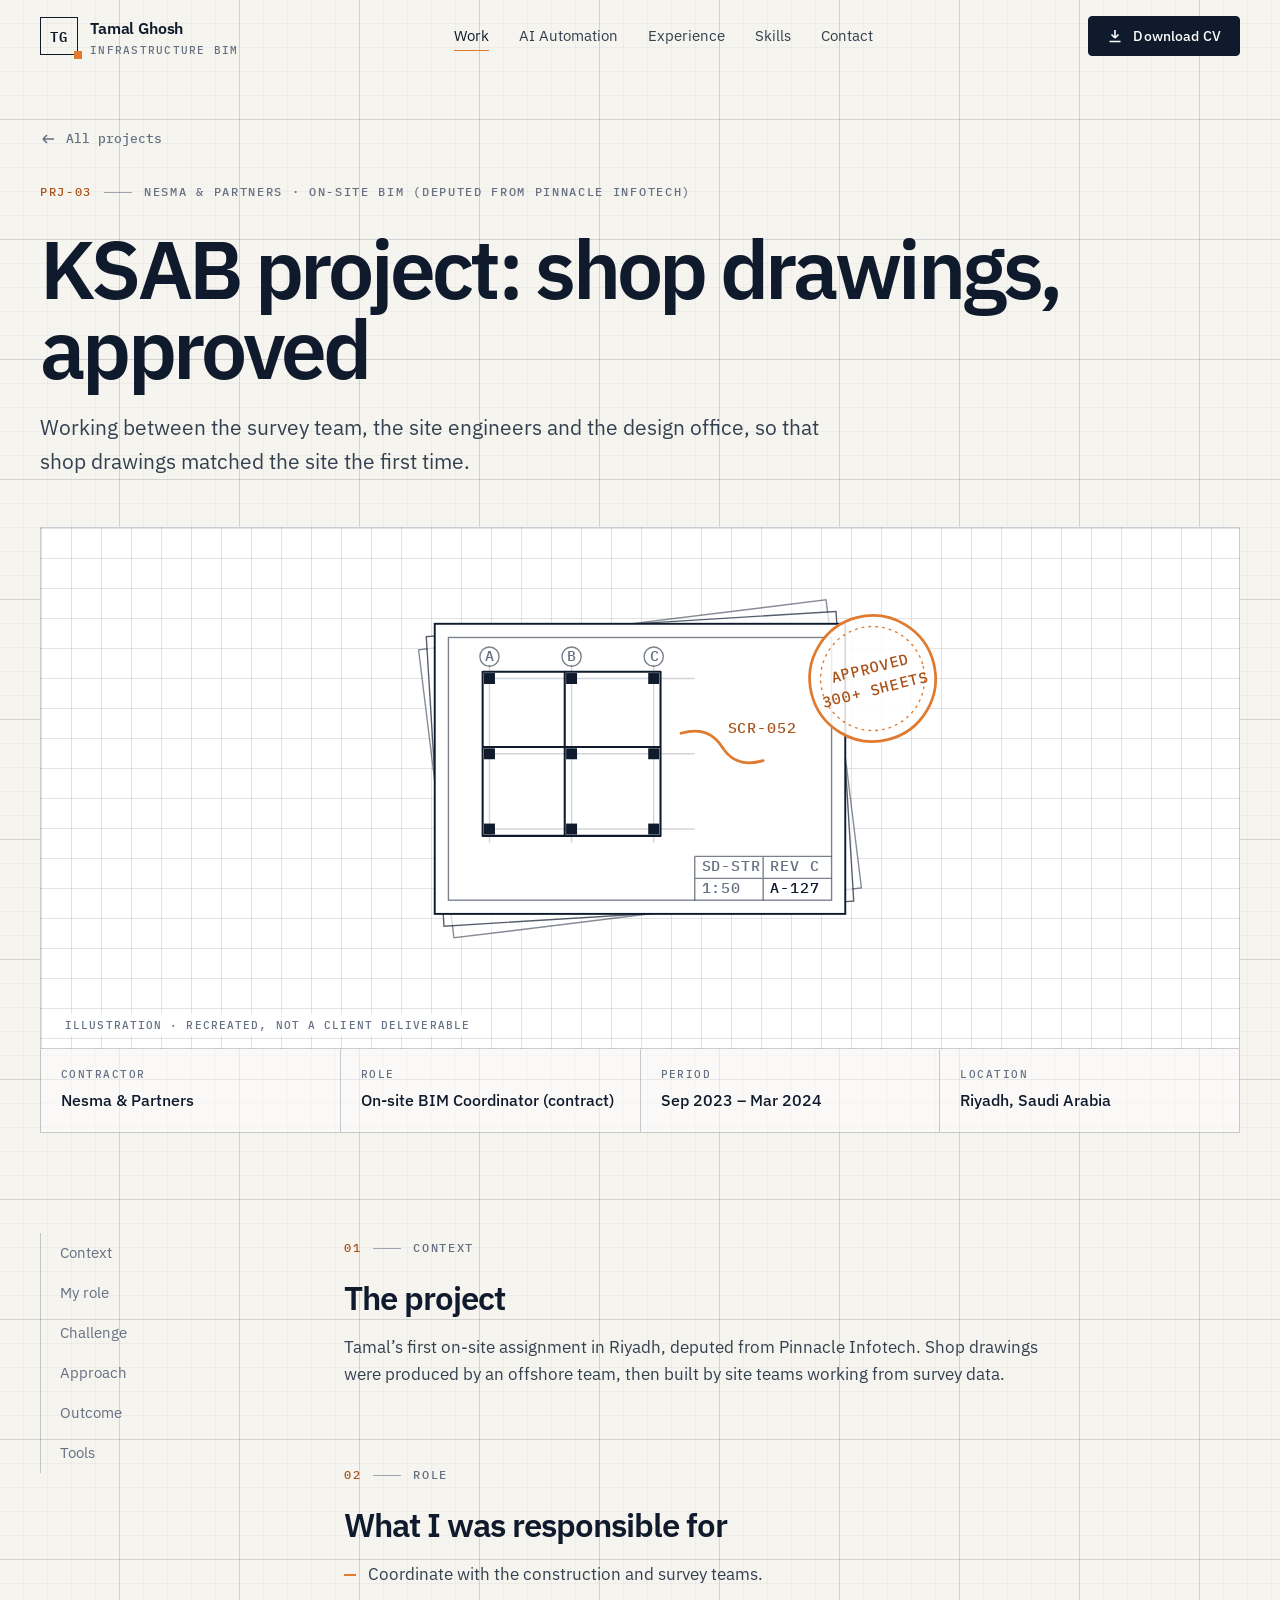
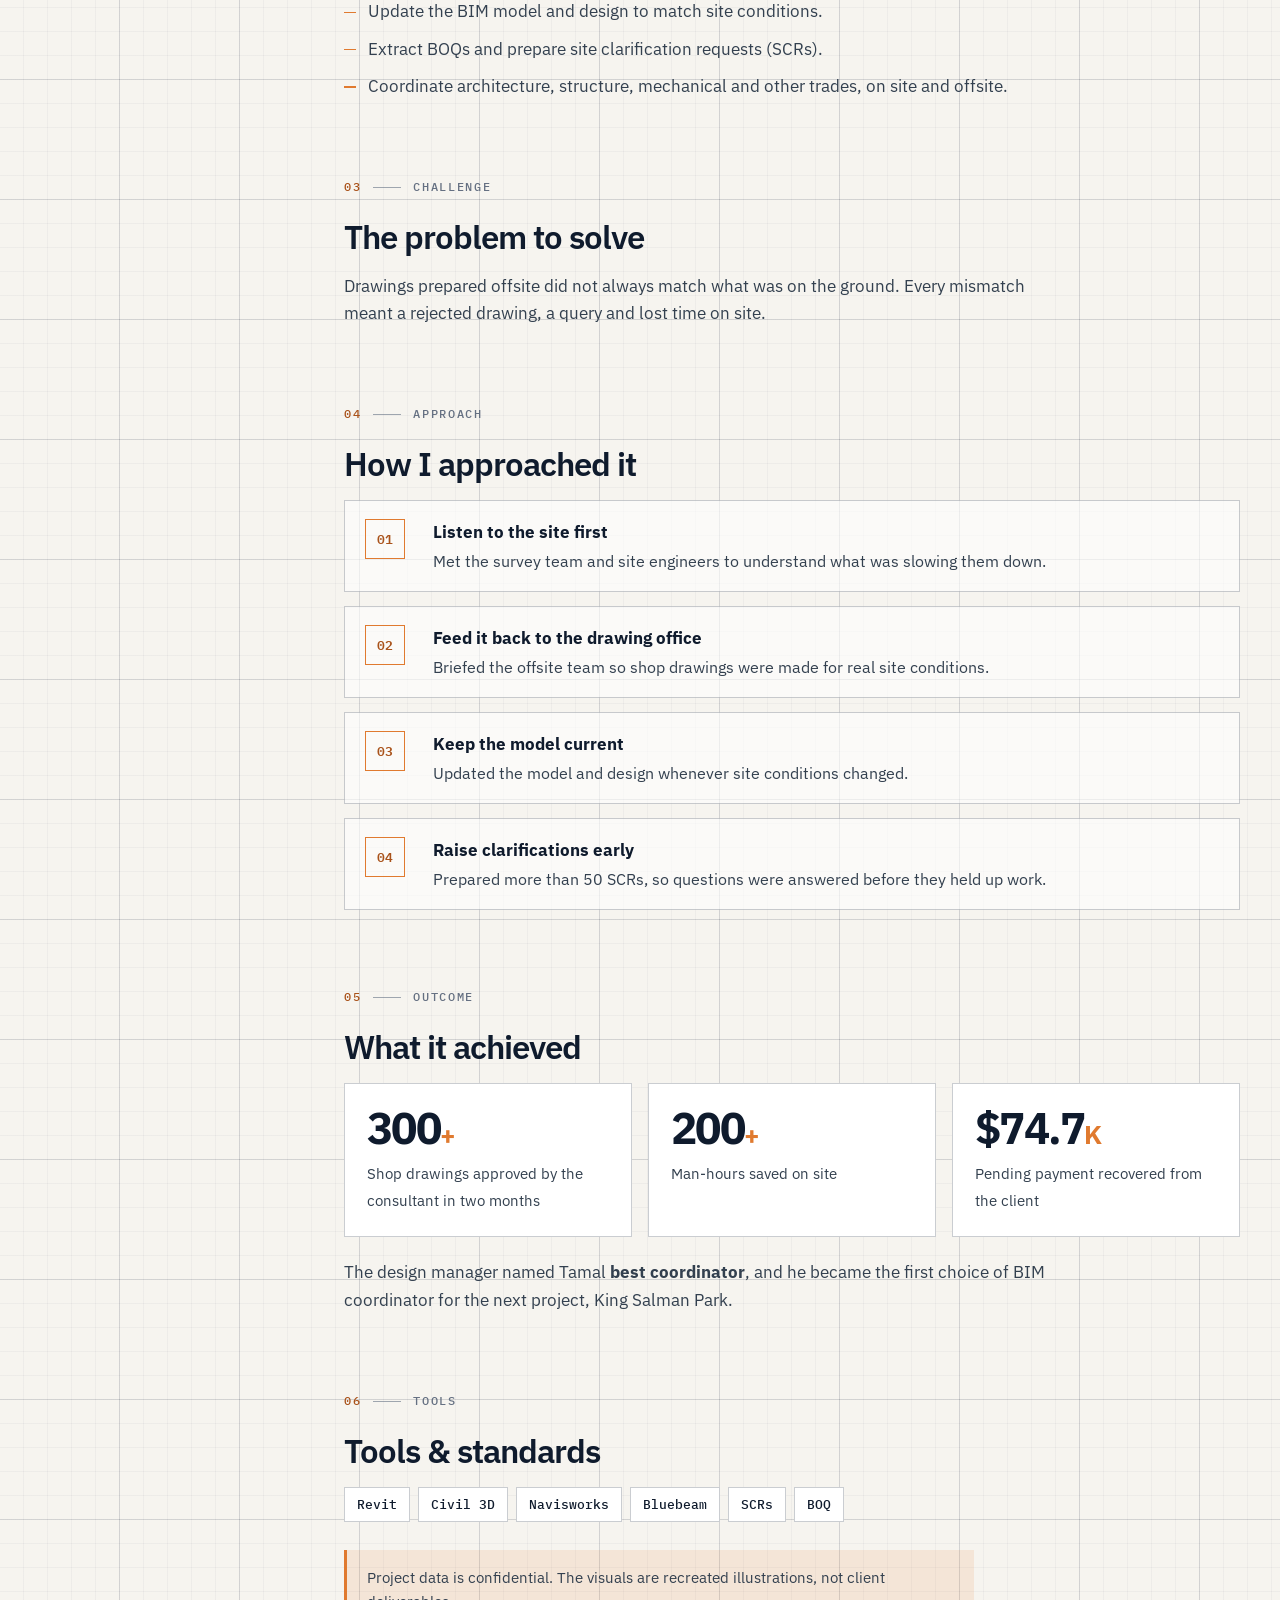
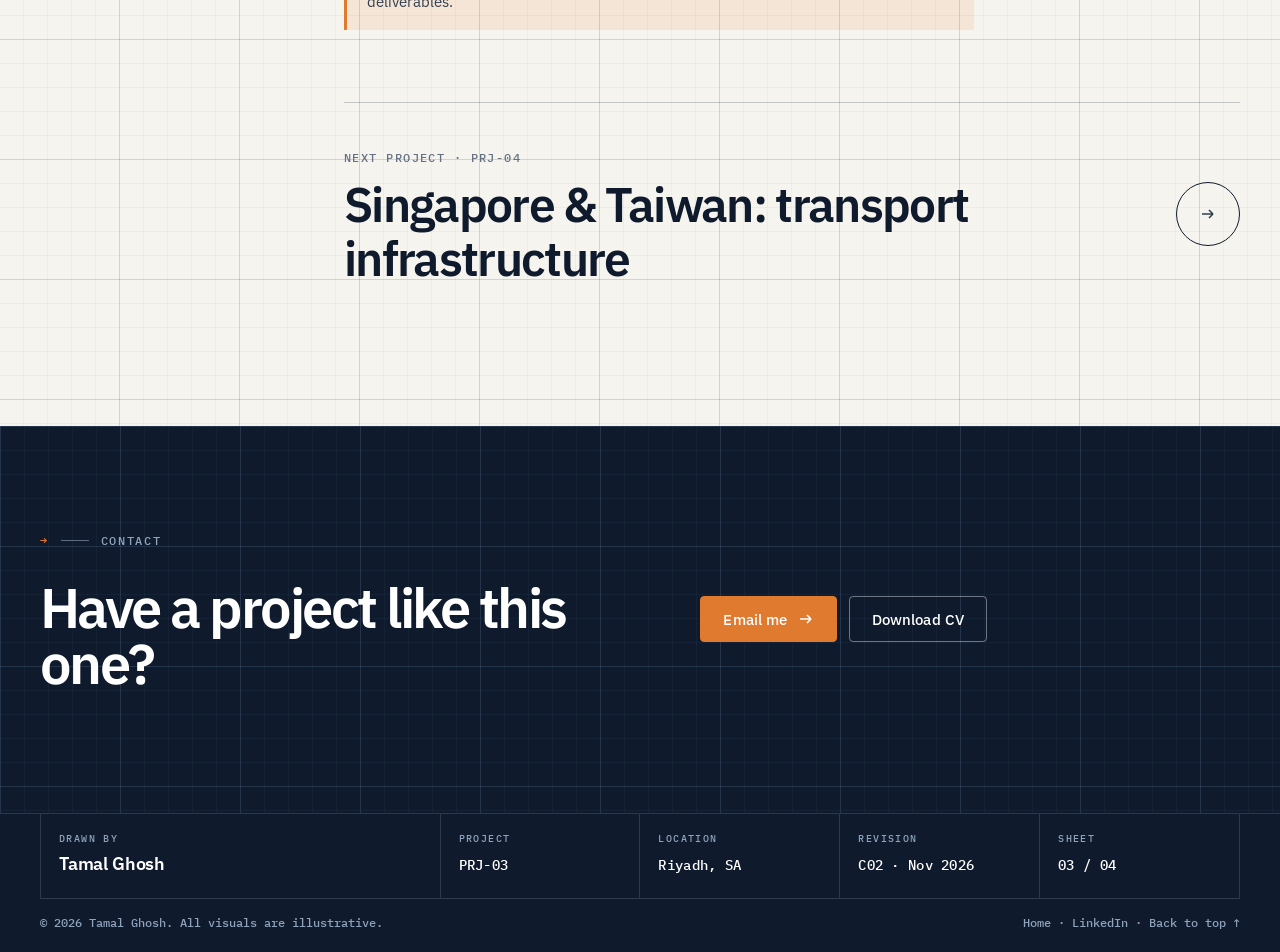
<file: Tamal Ghosh Portfolio/work/ksab.html>
<!doctype html>
<html lang="en">
<head>
<meta charset="utf-8">
<meta name="viewport" content="width=device-width, initial-scale=1">
<title>KSAB project: shop drawings, approved · Tamal Ghosh</title>
<meta name="description" content="Case study: 300+ shop drawings approved in two months, 50+ site clarification requests and 200+ man-hours saved on the KSAB project, Riyadh.">
<meta name="theme-color" content="#0F1B2D">
<link rel="canonical" href="https://tamalghosh.com/work/ksab.html">
<meta property="og:type" content="article">
<meta property="og:title" content="KSAB project: shop drawings, approved · Tamal Ghosh">
<meta property="og:description" content="Case study: 300+ shop drawings approved in two months, 50+ site clarification requests and 200+ man-hours saved on the KSAB project, Riyadh.">
<meta property="og:image" content="https://tamalghosh.com/assets/og-image.png">
<meta name="twitter:card" content="summary_large_image">
<link rel="icon" href="../assets/favicon.svg" type="image/svg+xml">
<link rel="preconnect" href="https://fonts.googleapis.com">
<link rel="preconnect" href="https://fonts.gstatic.com" crossorigin>
<link href="https://fonts.googleapis.com/css2?family=IBM+Plex+Mono:wght@400;500;600&family=IBM+Plex+Sans:wght@400;500;600&display=swap" rel="stylesheet">
<link rel="stylesheet" href="../css/style.css">
<script>document.documentElement.classList.add('js')</script>
</head>
<body>
<a class="skip" href="#main">Skip to content</a>
<header class="nav" id="nav">
  <div class="container nav__inner">
    <a class="brand" href="../index.html" aria-label="Tamal Ghosh, home">
      <span class="brand__mark">TG</span>
      <span class="brand__name">Tamal Ghosh<small>Infrastructure BIM</small></span>
    </a>
    <div class="nav__menu" id="menu">
      <ul class="nav__links">
        <li><a href="../index.html#work" class="is-active">Work</a></li>
        <li><a href="../index.html#automation">AI Automation</a></li>
        <li><a href="../index.html#experience">Experience</a></li>
        <li><a href="../index.html#skills">Skills</a></li>
        <li><a href="../index.html#contact">Contact</a></li>
      </ul>
      <a class="btn nav__cta" href="../assets/Tamal-Ghosh-CV.pdf" download>
        <svg viewBox="0 0 16 16" fill="none" stroke="currentColor" stroke-width="1.6" aria-hidden="true"><path d="M8 2v8m0 0 3.5-3.5M8 10 4.5 6.5M2.5 13.5h11"/></svg>
        Download CV
      </a>
    </div>
    <button class="nav__toggle" aria-label="Open menu" aria-expanded="false" aria-controls="menu"><span></span><span></span><span></span></button>
  </div>
  <div class="progress" id="progress"></div>
</header>
<main id="main">
  <section class="cs-hero">
    <div class="container">
      <a class="crumbs reveal" href="../index.html#work"><svg viewBox="0 0 16 16" fill="none" stroke="currentColor" stroke-width="1.6" aria-hidden="true"><path d="M14 8H3m0 0 4-4M3 8l4 4"/></svg>All projects</a>
      <p class="label reveal" style="--d:.05s"><span class="no">PRJ-03</span><span class="dash"></span>Nesma &amp; Partners · On-site BIM (deputed from Pinnacle Infotech)</p>
      <h1 class="reveal" style="--d:.1s">KSAB project: shop drawings, approved</h1>
      <p class="lede reveal" style="--d:.2s">Working between the survey team, the site engineers and the design office, so that shop drawings matched the site the first time.</p>
      <div class="cs-art reveal" style="--d:.25s">
        <svg viewBox="0 0 600 380" aria-hidden="true">
            <g class="fade" style="--d:.1s"><rect x="150" y="70" width="300" height="212" fill="#fff" stroke="var(--ink)" stroke-width="1" opacity=".5" transform="rotate(-7 300 176)"/></g>
            <g class="fade" style="--d:.25s"><rect x="150" y="70" width="300" height="212" fill="#fff" stroke="var(--ink)" stroke-width="1" opacity=".7" transform="rotate(-3.5 300 176)"/></g>
            <g>
              <rect x="150" y="70" width="300" height="212" fill="#fff" stroke="var(--ink)" stroke-width="1.4"/>
              <rect class="ink-thin" x="160" y="80" width="280" height="192"/>
              <!-- title block -->
              <path class="ink-thin" d="M340 240 H440 M340 240 V272 M390 240 V272 M340 256 H440"/>
              <text x="345" y="251" class="art-text" font-size="7.5">SD-STR</text><text x="395" y="251" class="art-text" font-size="7.5">REV C</text>
              <text x="345" y="267" class="art-text" font-size="7.5">1:50</text><text x="395" y="267" class="art-text art-text--ink" font-size="7.5">A-127</text>
              <!-- grid & plan -->
              <path class="ink-faint" d="M190 100 V 230 M250 100 V 230 M310 100 V 230 M190 110 H 340 M190 165 H 340 M190 220 H 340"/>
              <g class="ink-thin" fill="#fff"><circle cx="190" cy="94" r="7"/><circle cx="250" cy="94" r="7"/><circle cx="310" cy="94" r="7"/></g>
              <text x="187" y="97.5" class="art-text" font-size="8">A</text><text x="247" y="97.5" class="art-text" font-size="8">B</text><text x="307" y="97.5" class="art-text" font-size="8">C</text>
              <path class="ink draw" pathLength="1" style="--dur:1.8s" d="M185 105 H 315 V 225 H 185 Z M185 160 H 315 M245 105 V 225"/>
              <g class="draw-squares fade" style="--d:.9s" fill="var(--ink)"><rect x="186" y="106" width="8" height="8"/><rect x="246" y="106" width="8" height="8"/><rect x="306" y="106" width="8" height="8"/><rect x="186" y="161" width="8" height="8"/><rect x="246" y="161" width="8" height="8"/><rect x="306" y="161" width="8" height="8"/><rect x="186" y="216" width="8" height="8"/><rect x="246" y="216" width="8" height="8"/><rect x="306" y="216" width="8" height="8"/></g>
              <path class="acc draw" pathLength="1" style="--d:1s" d="M330 150 q 20 -6 30 10 t 30 10"/>
              <text x="364" y="150" class="art-text art-text--acc" font-size="8">SCR-052</text>
            </g>
            <!-- approval stamp -->
            <g class="stamp fade" style="--d:1.4s" transform="rotate(-14 470 110)">
              <circle cx="470" cy="110" r="46" fill="rgba(255,255,255,.85)" stroke="var(--accent)" stroke-width="2"/>
              <circle cx="470" cy="110" r="38" fill="none" stroke="var(--accent)" stroke-width="1" stroke-dasharray="2 3"/>
              <text x="470" y="106" text-anchor="middle" class="art-text art-text--acc" font-size="11" font-weight="600">APPROVED</text>
              <text x="470" y="122" text-anchor="middle" class="art-text art-text--acc" font-size="9">300+ SHEETS</text>
            </g>
          </svg>
        <span class="cs-art__cap">Illustration · recreated, not a client deliverable</span>
      </div>
      <div class="facts">
        <div><small>Contractor</small><b>Nesma &amp; Partners</b></div>
        <div><small>Role</small><b>On-site BIM Coordinator (contract)</b></div>
        <div><small>Period</small><b>Sep 2023 – Mar 2024</b></div>
        <div><small>Location</small><b>Riyadh, Saudi Arabia</b></div>
      </div>
    </div>
  </section>

  <div class="container cs-body">
    <ul class="cs-toc">
      <li><a href="#context">Context</a></li>
      <li><a href="#role">My role</a></li>
      <li><a href="#challenge">Challenge</a></li>
      <li><a href="#approach">Approach</a></li>
      <li><a href="#outcome">Outcome</a></li>
      <li><a href="#tools">Tools</a></li>
    </ul>
    <article>
      <section class="cs-sec reveal" id="context"><p class="label"><span class="no">01</span><span class="dash"></span>Context</p><h2>The project</h2><p>Tamal’s first on-site assignment in Riyadh, deputed from Pinnacle Infotech. Shop drawings were produced by an offshore team, then built by site teams working from survey data.</p></section>
      <section class="cs-sec reveal" id="role"><p class="label"><span class="no">02</span><span class="dash"></span>Role</p><h2>What I was responsible for</h2><ul><li>Coordinate with the construction and survey teams.</li><li>Update the BIM model and design to match site conditions.</li><li>Extract BOQs and prepare site clarification requests (SCRs).</li><li>Coordinate architecture, structure, mechanical and other trades, on site and offsite.</li></ul></section>
      <section class="cs-sec reveal" id="challenge"><p class="label"><span class="no">03</span><span class="dash"></span>Challenge</p><h2>The problem to solve</h2><p>Drawings prepared offsite did not always match what was on the ground. Every mismatch meant a rejected drawing, a query and lost time on site.</p></section>
      <section class="cs-sec reveal" id="approach"><p class="label"><span class="no">04</span><span class="dash"></span>Approach</p><h2>How I approached it</h2>
        <div class="steps">
          <div class="step"><div><b>Listen to the site first</b><p>Met the survey team and site engineers to understand what was slowing them down.</p></div></div>
          <div class="step"><div><b>Feed it back to the drawing office</b><p>Briefed the offsite team so shop drawings were made for real site conditions.</p></div></div>
          <div class="step"><div><b>Keep the model current</b><p>Updated the model and design whenever site conditions changed.</p></div></div>
          <div class="step"><div><b>Raise clarifications early</b><p>Prepared more than 50 SCRs, so questions were answered before they held up work.</p></div></div>
        </div>
      </section>
      <section class="cs-sec reveal" id="outcome"><p class="label"><span class="no">05</span><span class="dash"></span>Outcome</p><h2>What it achieved</h2>
        <div class="outcomes"><div class="outcome"><b>300<span class="unit">+</span></b><span>Shop drawings approved by the consultant in two months</span></div><div class="outcome"><b>200<span class="unit">+</span></b><span>Man-hours saved on site</span></div><div class="outcome"><b>$74.7<span class="unit">K</span></b><span>Pending payment recovered from the client</span></div></div><p style="margin-top:22px">The design manager named Tamal <strong>best coordinator</strong>, and he became the first choice of BIM coordinator for the next project, King Salman Park.</p>
      </section>
      <section class="cs-sec reveal" id="tools"><p class="label"><span class="no">06</span><span class="dash"></span>Tools</p><h2>Tools &amp; standards</h2>
        <div class="toolset"><span>Revit</span><span>Civil 3D</span><span>Navisworks</span><span>Bluebeam</span><span>SCRs</span><span>BOQ</span></div>
        <p class="callout" style="margin-top:28px">Project data is confidential. The visuals are recreated illustrations, not client deliverables.</p>
      </section>
      <a class="next" href="transport-asia.html">
        <div><small>Next project · PRJ-04</small><h3>Singapore &amp; Taiwan: transport infrastructure</h3></div>
        <span class="card__go"><svg viewBox="0 0 16 16" fill="none" stroke="currentColor" stroke-width="1.6" aria-hidden="true"><path d="M2 8h11m0 0L9 4m4 4-4 4"/></svg></span>
      </a>
    </article>
  </div>

  <section class="section section--dark section--tight">
    <div class="container contact" style="align-items:center">
      <div class="reveal">
        <p class="label"><span class="no">→</span><span class="dash"></span>Contact</p>
        <h2 style="font-size:clamp(34px,4.4vw,56px)">Have a project like this one?</h2>
      </div>
      <div class="reveal" style="--d:.1s;display:flex;flex-wrap:wrap;gap:12px">
        <a class="btn btn--accent" href="mailto:tamal.ghosh@example.com">Email me <svg viewBox="0 0 16 16" fill="none" stroke="currentColor" stroke-width="1.6" aria-hidden="true"><path d="M2 8h11m0 0L9 4m4 4-4 4"/></svg></a>
        <a class="btn btn--line-light" href="../assets/Tamal-Ghosh-CV.pdf" download>Download CV</a>
      </div>
    </div>
  </section>
</main>

<footer class="titleblock">
  <div class="container">
    <div class="tb">
      <div class="tb__name"><small>Drawn by</small><b>Tamal Ghosh</b></div>
      <div><small>Project</small><b>PRJ-03</b></div>
      <div><small>Location</small><b>Riyadh, SA</b></div>
      <div><small>Revision</small><b>C02 · Nov 2026</b></div>
      <div><small>Sheet</small><b>03 / 04</b></div>
    </div>
    <div class="tb__bottom">
      <span>© <span id="year">2026</span> Tamal Ghosh. All visuals are illustrative.</span>
      <span><a href="../index.html">Home</a> · <a href="https://www.linkedin.com/in/thetamalghosh" target="_blank" rel="noopener">LinkedIn</a> · <a href="#main">Back to top ↑</a></span>
    </div>
  </div>
</footer>
<script src="../js/main.js" defer></script>
</body>
</html>
</file>
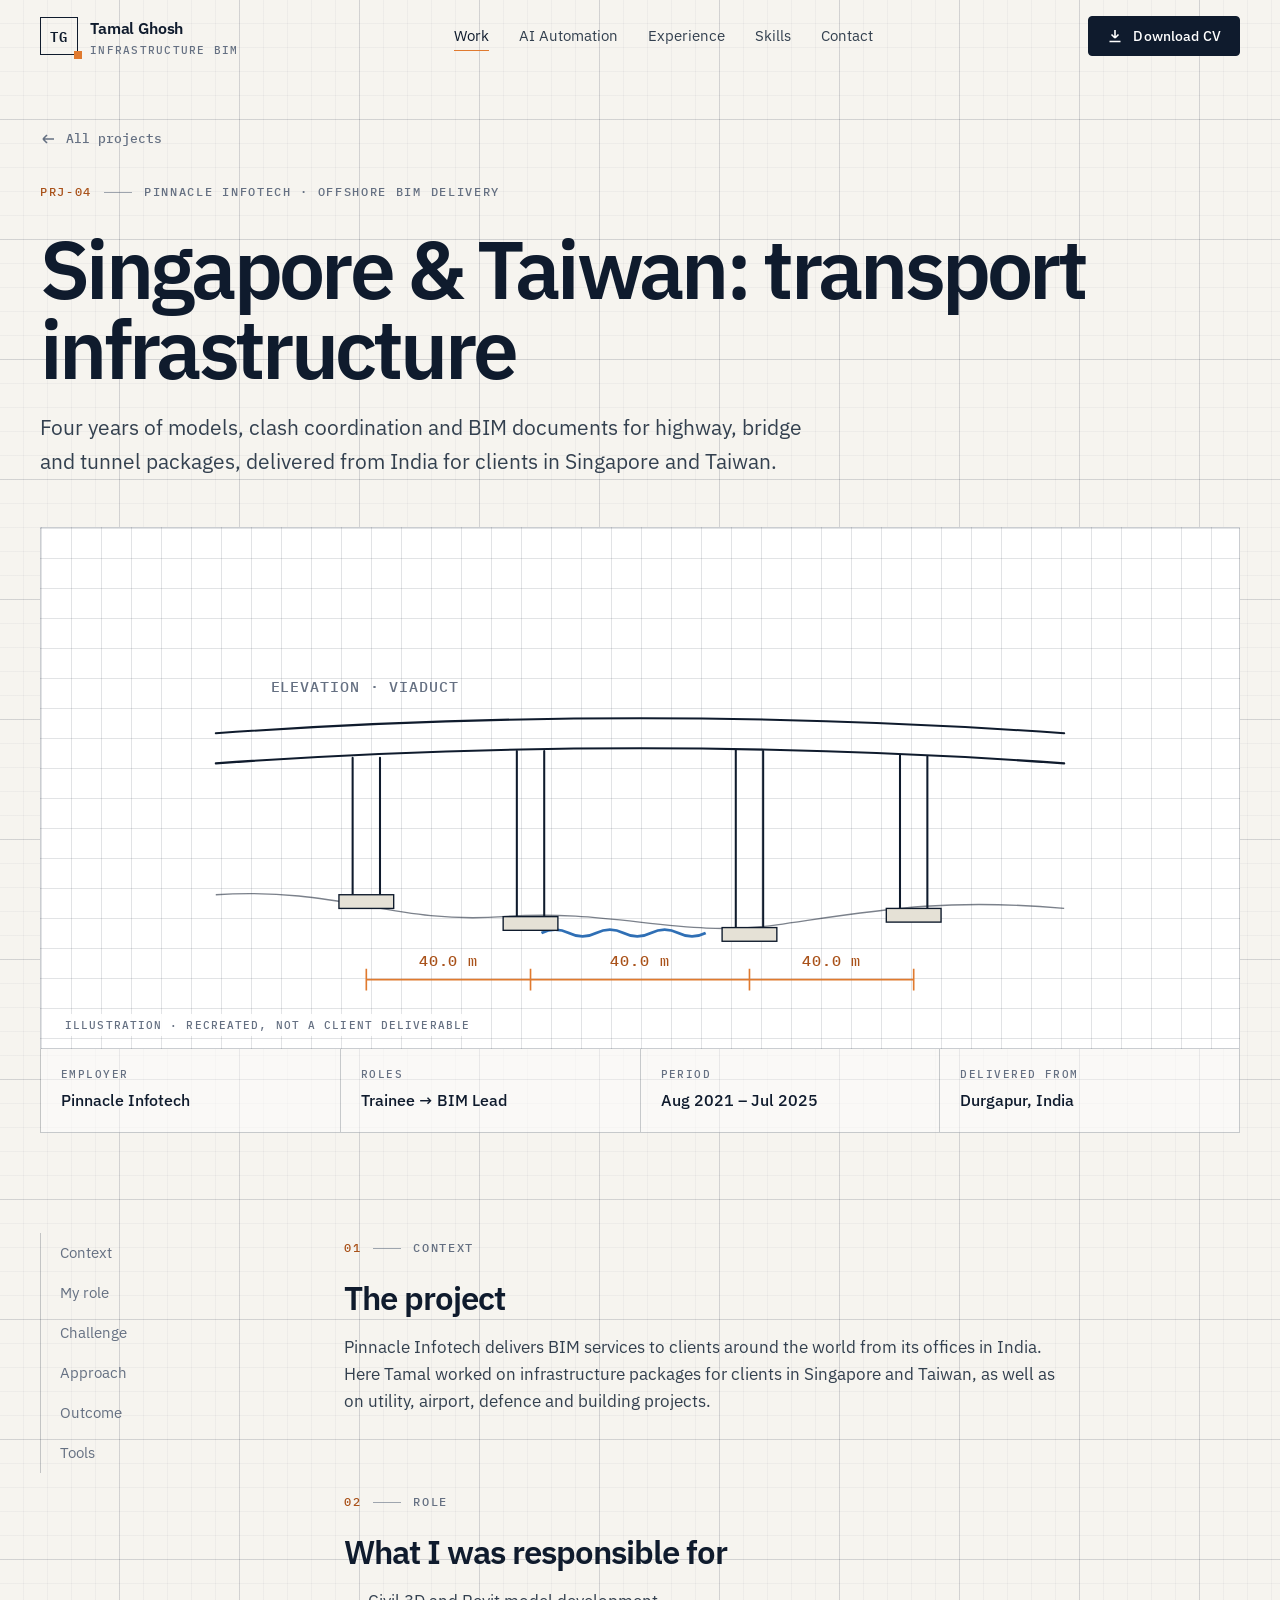
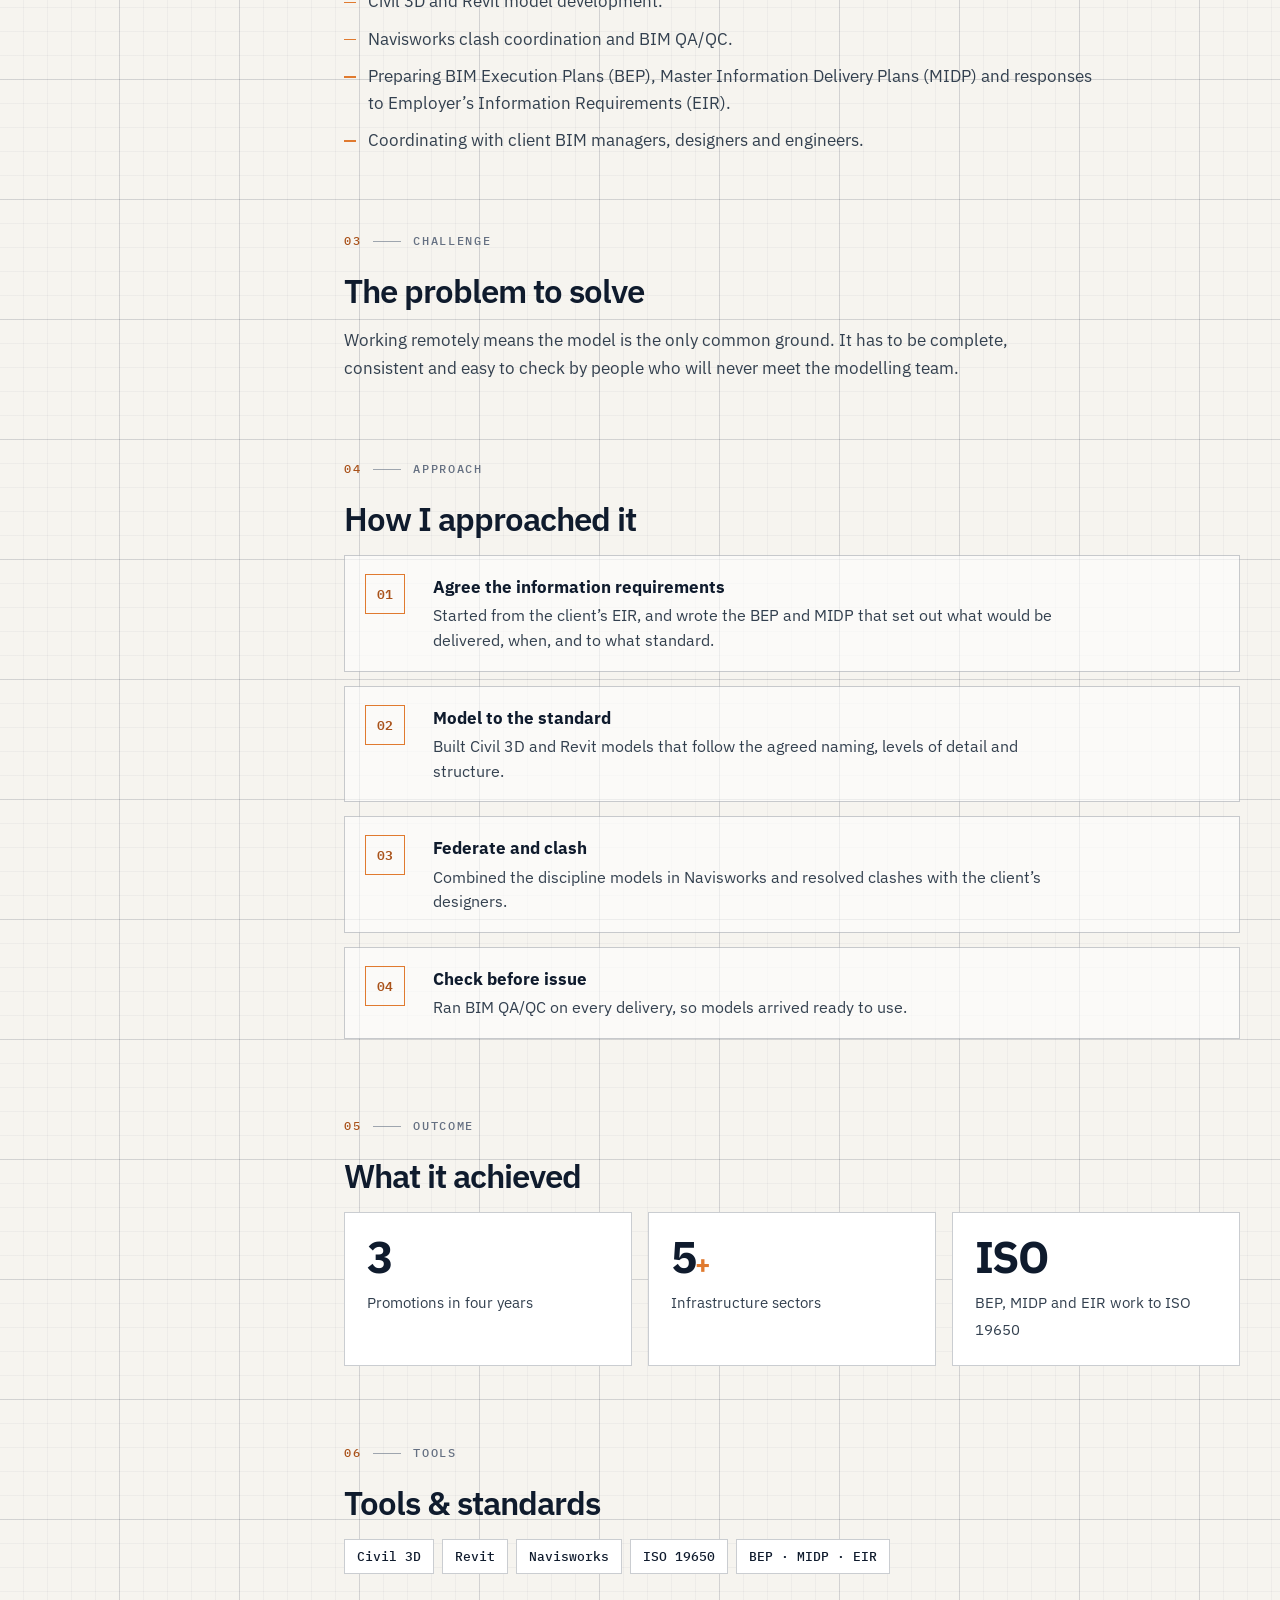
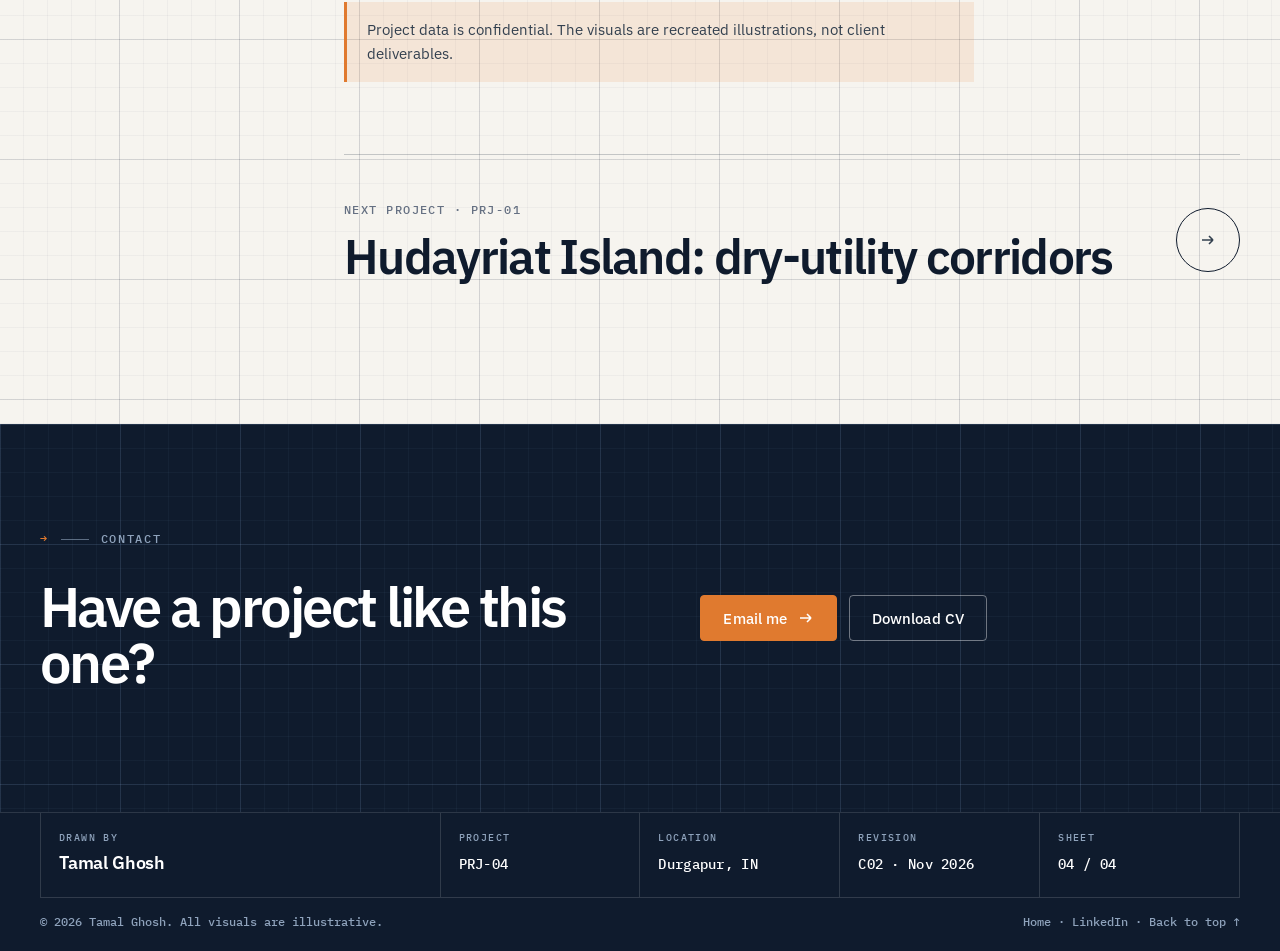
<file: Tamal Ghosh Portfolio/work/transport-asia.html>
<!doctype html>
<html lang="en">
<head>
<meta charset="utf-8">
<meta name="viewport" content="width=device-width, initial-scale=1">
<title>Singapore &amp; Taiwan: transport infrastructure · Tamal Ghosh</title>
<meta name="description" content="Case study: offshore BIM delivery for highway, bridge and tunnel projects in Singapore and Taiwan, from Pinnacle Infotech, India.">
<meta name="theme-color" content="#0F1B2D">
<link rel="canonical" href="https://tamalghosh.com/work/transport-asia.html">
<meta property="og:type" content="article">
<meta property="og:title" content="Singapore &amp; Taiwan: transport infrastructure · Tamal Ghosh">
<meta property="og:description" content="Case study: offshore BIM delivery for highway, bridge and tunnel projects in Singapore and Taiwan, from Pinnacle Infotech, India.">
<meta property="og:image" content="https://tamalghosh.com/assets/og-image.png">
<meta name="twitter:card" content="summary_large_image">
<link rel="icon" href="../assets/favicon.svg" type="image/svg+xml">
<link rel="preconnect" href="https://fonts.googleapis.com">
<link rel="preconnect" href="https://fonts.gstatic.com" crossorigin>
<link href="https://fonts.googleapis.com/css2?family=IBM+Plex+Mono:wght@400;500;600&family=IBM+Plex+Sans:wght@400;500;600&display=swap" rel="stylesheet">
<link rel="stylesheet" href="../css/style.css">
<script>document.documentElement.classList.add('js')</script>
</head>
<body>
<a class="skip" href="#main">Skip to content</a>
<header class="nav" id="nav">
  <div class="container nav__inner">
    <a class="brand" href="../index.html" aria-label="Tamal Ghosh, home">
      <span class="brand__mark">TG</span>
      <span class="brand__name">Tamal Ghosh<small>Infrastructure BIM</small></span>
    </a>
    <div class="nav__menu" id="menu">
      <ul class="nav__links">
        <li><a href="../index.html#work" class="is-active">Work</a></li>
        <li><a href="../index.html#automation">AI Automation</a></li>
        <li><a href="../index.html#experience">Experience</a></li>
        <li><a href="../index.html#skills">Skills</a></li>
        <li><a href="../index.html#contact">Contact</a></li>
      </ul>
      <a class="btn nav__cta" href="../assets/Tamal-Ghosh-CV.pdf" download>
        <svg viewBox="0 0 16 16" fill="none" stroke="currentColor" stroke-width="1.6" aria-hidden="true"><path d="M8 2v8m0 0 3.5-3.5M8 10 4.5 6.5M2.5 13.5h11"/></svg>
        Download CV
      </a>
    </div>
    <button class="nav__toggle" aria-label="Open menu" aria-expanded="false" aria-controls="menu"><span></span><span></span><span></span></button>
  </div>
  <div class="progress" id="progress"></div>
</header>
<main id="main">
  <section class="cs-hero">
    <div class="container">
      <a class="crumbs reveal" href="../index.html#work"><svg viewBox="0 0 16 16" fill="none" stroke="currentColor" stroke-width="1.6" aria-hidden="true"><path d="M14 8H3m0 0 4-4M3 8l4 4"/></svg>All projects</a>
      <p class="label reveal" style="--d:.05s"><span class="no">PRJ-04</span><span class="dash"></span>Pinnacle Infotech · Offshore BIM delivery</p>
      <h1 class="reveal" style="--d:.1s">Singapore &amp; Taiwan: transport infrastructure</h1>
      <p class="lede reveal" style="--d:.2s">Four years of models, clash coordination and BIM documents for highway, bridge and tunnel packages, delivered from India for clients in Singapore and Taiwan.</p>
      <div class="cs-art reveal" style="--d:.25s">
        <svg viewBox="0 0 600 380" aria-hidden="true">
            <path class="ink-thin draw" pathLength="1" style="--dur:2s" d="M-10 268 C 80 262 120 290 200 284 S 330 300 400 290 S 520 270 610 278"/>
            <path class="u-water fade" style="--d:.6s" stroke-width="1.2" opacity=".6" d="M228 296 q 10 -5 20 0 t 20 0 t 20 0 t 20 0 t 20 0 t 20 0"/>
            <path class="ink draw" pathLength="1" style="--d:.2s;--dur:2s" d="M-10 150 Q 300 128 610 150"/>
            <path class="ink draw" pathLength="1" style="--d:.3s;--dur:2s" d="M-10 172 Q 300 150 610 172"/>
            <g class="ink draw-piers">
              <path class="ink draw" pathLength="1" style="--d:.9s;--dur:.8s" d="M90 168 V 268 M110 168 V 270"/>
              <path class="ink draw" pathLength="1" style="--d:1s;--dur:.8s" d="M210 163 V 284 M230 163 V 285"/>
              <path class="ink draw" pathLength="1" style="--d:1.1s;--dur:.8s" d="M370 162 V 294 M390 163 V 292"/>
              <path class="ink draw" pathLength="1" style="--d:1.2s;--dur:.8s" d="M490 166 V 280 M510 167 V 278"/>
            </g>
            <g class="fade" style="--d:1.4s" fill="var(--paper-3)" stroke="var(--ink)" stroke-width="1">
              <rect x="80" y="268" width="40" height="10"/><rect x="200" y="284" width="40" height="10"/><rect x="360" y="292" width="40" height="10"/><rect x="480" y="278" width="40" height="10"/>
            </g>
            <g class="fade" style="--d:1.6s">
              <path d="M100 330 H 500 M100 322 v16 M220 322 v16 M380 322 v16 M500 322 v16" stroke="var(--accent)" stroke-width="1.2"/>
              <text x="160" y="320" text-anchor="middle" class="art-text art-text--acc">40.0 m</text>
              <text x="300" y="320" text-anchor="middle" class="art-text art-text--acc">40.0 m</text>
              <text x="440" y="320" text-anchor="middle" class="art-text art-text--acc">40.0 m</text>
            </g>
            <text x="30" y="120" class="art-text fade" style="--d:1.2s">ELEVATION · VIADUCT</text>
          </svg>
        <span class="cs-art__cap">Illustration · recreated, not a client deliverable</span>
      </div>
      <div class="facts">
        <div><small>Employer</small><b>Pinnacle Infotech</b></div>
        <div><small>Roles</small><b>Trainee → BIM Lead</b></div>
        <div><small>Period</small><b>Aug 2021 – Jul 2025</b></div>
        <div><small>Delivered from</small><b>Durgapur, India</b></div>
      </div>
    </div>
  </section>

  <div class="container cs-body">
    <ul class="cs-toc">
      <li><a href="#context">Context</a></li>
      <li><a href="#role">My role</a></li>
      <li><a href="#challenge">Challenge</a></li>
      <li><a href="#approach">Approach</a></li>
      <li><a href="#outcome">Outcome</a></li>
      <li><a href="#tools">Tools</a></li>
    </ul>
    <article>
      <section class="cs-sec reveal" id="context"><p class="label"><span class="no">01</span><span class="dash"></span>Context</p><h2>The project</h2><p>Pinnacle Infotech delivers BIM services to clients around the world from its offices in India. Here Tamal worked on infrastructure packages for clients in Singapore and Taiwan, as well as on utility, airport, defence and building projects.</p></section>
      <section class="cs-sec reveal" id="role"><p class="label"><span class="no">02</span><span class="dash"></span>Role</p><h2>What I was responsible for</h2><ul><li>Civil 3D and Revit model development.</li><li>Navisworks clash coordination and BIM QA/QC.</li><li>Preparing BIM Execution Plans (BEP), Master Information Delivery Plans (MIDP) and responses to Employer’s Information Requirements (EIR).</li><li>Coordinating with client BIM managers, designers and engineers.</li></ul></section>
      <section class="cs-sec reveal" id="challenge"><p class="label"><span class="no">03</span><span class="dash"></span>Challenge</p><h2>The problem to solve</h2><p>Working remotely means the model is the only common ground. It has to be complete, consistent and easy to check by people who will never meet the modelling team.</p></section>
      <section class="cs-sec reveal" id="approach"><p class="label"><span class="no">04</span><span class="dash"></span>Approach</p><h2>How I approached it</h2>
        <div class="steps">
          <div class="step"><div><b>Agree the information requirements</b><p>Started from the client’s EIR, and wrote the BEP and MIDP that set out what would be delivered, when, and to what standard.</p></div></div>
          <div class="step"><div><b>Model to the standard</b><p>Built Civil 3D and Revit models that follow the agreed naming, levels of detail and structure.</p></div></div>
          <div class="step"><div><b>Federate and clash</b><p>Combined the discipline models in Navisworks and resolved clashes with the client’s designers.</p></div></div>
          <div class="step"><div><b>Check before issue</b><p>Ran BIM QA/QC on every delivery, so models arrived ready to use.</p></div></div>
        </div>
      </section>
      <section class="cs-sec reveal" id="outcome"><p class="label"><span class="no">05</span><span class="dash"></span>Outcome</p><h2>What it achieved</h2>
        <div class="outcomes"><div class="outcome"><b>3</b><span>Promotions in four years</span></div><div class="outcome"><b>5<span class="unit">+</span></b><span>Infrastructure sectors</span></div><div class="outcome"><b>ISO</b><span>BEP, MIDP and EIR work to ISO 19650</span></div></div>
      </section>
      <section class="cs-sec reveal" id="tools"><p class="label"><span class="no">06</span><span class="dash"></span>Tools</p><h2>Tools &amp; standards</h2>
        <div class="toolset"><span>Civil 3D</span><span>Revit</span><span>Navisworks</span><span>ISO 19650</span><span>BEP · MIDP · EIR</span></div>
        <p class="callout" style="margin-top:28px">Project data is confidential. The visuals are recreated illustrations, not client deliverables.</p>
      </section>
      <a class="next" href="hudayriat.html">
        <div><small>Next project · PRJ-01</small><h3>Hudayriat Island: dry-utility corridors</h3></div>
        <span class="card__go"><svg viewBox="0 0 16 16" fill="none" stroke="currentColor" stroke-width="1.6" aria-hidden="true"><path d="M2 8h11m0 0L9 4m4 4-4 4"/></svg></span>
      </a>
    </article>
  </div>

  <section class="section section--dark section--tight">
    <div class="container contact" style="align-items:center">
      <div class="reveal">
        <p class="label"><span class="no">→</span><span class="dash"></span>Contact</p>
        <h2 style="font-size:clamp(34px,4.4vw,56px)">Have a project like this one?</h2>
      </div>
      <div class="reveal" style="--d:.1s;display:flex;flex-wrap:wrap;gap:12px">
        <a class="btn btn--accent" href="mailto:tamal.ghosh@example.com">Email me <svg viewBox="0 0 16 16" fill="none" stroke="currentColor" stroke-width="1.6" aria-hidden="true"><path d="M2 8h11m0 0L9 4m4 4-4 4"/></svg></a>
        <a class="btn btn--line-light" href="../assets/Tamal-Ghosh-CV.pdf" download>Download CV</a>
      </div>
    </div>
  </section>
</main>

<footer class="titleblock">
  <div class="container">
    <div class="tb">
      <div class="tb__name"><small>Drawn by</small><b>Tamal Ghosh</b></div>
      <div><small>Project</small><b>PRJ-04</b></div>
      <div><small>Location</small><b>Durgapur, IN</b></div>
      <div><small>Revision</small><b>C02 · Nov 2026</b></div>
      <div><small>Sheet</small><b>04 / 04</b></div>
    </div>
    <div class="tb__bottom">
      <span>© <span id="year">2026</span> Tamal Ghosh. All visuals are illustrative.</span>
      <span><a href="../index.html">Home</a> · <a href="https://www.linkedin.com/in/thetamalghosh" target="_blank" rel="noopener">LinkedIn</a> · <a href="#main">Back to top ↑</a></span>
    </div>
  </div>
</footer>
<script src="../js/main.js" defer></script>
</body>
</html>
</file>
<file: Tamal Ghosh Portfolio/css/style.css>
/* =========================================================
   Tamal Ghosh — Portfolio
   Idea: an engineering drawing sheet. Paper, ink, one accent.
   ========================================================= */

:root {
  --paper: #F6F4EF;
  --paper-2: #EEEBE3;
  --paper-3: #E5E1D6;
  --white: #FFFFFF;
  --ink: #0F1B2D;
  --ink-2: #33404F;
  --ink-3: #657082;
  --line: rgba(15, 27, 45, .12);
  --line-2: rgba(15, 27, 45, .22);
  --accent: #E07A2F;
  --accent-ink: #A9521A;        /* accent dark enough for small text on paper */
  --accent-soft: rgba(224, 122, 47, .12);

  /* utilities in drawings */
  --water: #2F6FB5;
  --power: #E07A2F;
  --telecom: #2E8B6E;
  --light: #8A6BB8;

  /* dark (blueprint) sections */
  --bp: #0F1B2D;
  --bp-2: #16263D;
  --bp-line: rgba(173, 205, 255, .10);
  --bp-text: #DCE6F2;
  --bp-muted: #8FA3BC;

  --sans: "IBM Plex Sans", system-ui, -apple-system, "Segoe UI", Roboto, sans-serif;
  --mono: "IBM Plex Mono", ui-monospace, "SFMono-Regular", Menlo, Consolas, monospace;

  --gutter: 32px;
  --maxw: 1200px;
  --radius: 4px;
  --ease: cubic-bezier(.65, 0, .35, 1);
  --ease-out: cubic-bezier(.16, 1, .3, 1);
}

*, *::before, *::after { box-sizing: border-box; }
html { scroll-behavior: smooth; -webkit-text-size-adjust: 100%; }
body {
  margin: 0;
  font-family: var(--sans);
  font-size: 17px;
  line-height: 1.6;
  color: var(--ink-2);
  background-color: var(--paper);
  /* drawing-paper grid: minor 24px, major 120px */
  background-image:
    linear-gradient(var(--line) 1px, transparent 1px),
    linear-gradient(90deg, var(--line) 1px, transparent 1px),
    linear-gradient(rgba(15,27,45,.035) 1px, transparent 1px),
    linear-gradient(90deg, rgba(15,27,45,.035) 1px, transparent 1px);
  background-size: 120px 120px, 120px 120px, 24px 24px, 24px 24px;
  background-position: -1px -1px;
  -webkit-font-smoothing: antialiased;
  overflow-x: hidden;
}
img { max-width: 100%; display: block; }
a { color: inherit; }
h1, h2, h3, h4 { color: var(--ink); margin: 0; font-weight: 600; letter-spacing: -.02em; line-height: 1.12; }
p { margin: 0 0 1em; }
::selection { background: var(--accent); color: #fff; }
:focus-visible { outline: 2px solid var(--accent); outline-offset: 3px; border-radius: 2px; }

.container { width: 100%; max-width: calc(var(--maxw) + var(--gutter) * 2); margin: 0 auto; padding: 0 var(--gutter); }
.mono { font-family: var(--mono); }
.visually-hidden { position: absolute !important; width: 1px; height: 1px; overflow: hidden; clip: rect(0 0 0 0); white-space: nowrap; }
.skip { position: absolute; left: 16px; top: -60px; z-index: 100; background: var(--ink); color: #fff; padding: 10px 14px; text-decoration: none; }
.skip:focus { top: 12px; }

/* ---------- buttons ---------- */
.btn {
  --bg: var(--ink); --fg: #fff;
  position: relative; display: inline-flex; align-items: center; gap: 10px;
  padding: 14px 22px; border: 1px solid var(--bg); border-radius: var(--radius);
  background: var(--bg); color: var(--fg);
  font: 500 15px/1 var(--sans); letter-spacing: .01em; text-decoration: none; cursor: pointer;
  overflow: hidden; isolation: isolate;
  transition: color .35s var(--ease), border-color .35s var(--ease), transform .2s;
}
.btn::before {
  content: ""; position: absolute; inset: 0; z-index: -1;
  background: var(--accent); transform: translateX(-101%);
  transition: transform .45s var(--ease);
}
.btn:hover::before { transform: translateX(0); }
.btn:hover { border-color: var(--accent); }
.btn:active { transform: translateY(1px); }
.btn svg { width: 16px; height: 16px; flex: none; transition: transform .35s var(--ease); }
.btn:hover svg.arrow { transform: translateX(4px); }
.btn--ghost { --bg: transparent; --fg: var(--ink); border-color: var(--ink); }
.btn--ghost:hover { color: #fff; }
.btn--light { --bg: #fff; --fg: var(--ink); border-color: #fff; }
.btn--light:hover { color: #fff; }
.btn--accent { --bg: var(--accent); --fg: #fff; border-color: var(--accent); }
.btn--accent::before { background: #fff; }
.btn--accent:hover { color: var(--ink); border-color: #fff; }
.btn--line-light { --bg: transparent; --fg: #fff; border-color: rgba(255,255,255,.4); }

/* ---------- labels ---------- */
.label {
  font: 500 12px/1.4 var(--mono); letter-spacing: .14em; text-transform: uppercase; color: var(--ink-3);
  display: inline-flex; align-items: center; gap: 12px;
}
.label .no { color: var(--accent-ink); }
.label .dash { width: 28px; height: 1px; background: currentColor; opacity: .6; }

/* =========================================================
   Navigation
   ========================================================= */
.nav {
  position: fixed; inset: 0 0 auto 0; z-index: 50;
  transition: background .3s, box-shadow .3s, transform .4s var(--ease);
}
.nav.is-scrolled { background: rgba(246, 244, 239, .86); backdrop-filter: blur(10px); -webkit-backdrop-filter: blur(10px); box-shadow: 0 1px 0 var(--line); }
.nav__inner { display: flex; align-items: center; justify-content: space-between; height: 72px; gap: 24px; }
.brand { display: inline-flex; align-items: center; gap: 12px; text-decoration: none; color: var(--ink); }
.brand__mark {
  width: 38px; height: 38px; display: grid; place-items: center; position: relative;
  border: 1.5px solid var(--ink); font: 600 14px/1 var(--mono); letter-spacing: .04em;
}
.brand__mark::after { content: ""; position: absolute; right: -5px; bottom: -5px; width: 8px; height: 8px; background: var(--accent); }
.brand__name { font-weight: 600; font-size: 16px; letter-spacing: -.01em; }
.brand__name small { display: block; font: 500 10.5px/1.2 var(--mono); letter-spacing: .12em; color: var(--ink-3); text-transform: uppercase; margin-top: 2px; }
.nav__links { display: flex; align-items: center; gap: 30px; list-style: none; margin: 0; padding: 0; }
.nav__links a { position: relative; text-decoration: none; font-size: 15px; color: var(--ink-2); padding: 6px 0; }
.nav__links a::after { content: ""; position: absolute; left: 0; right: 0; bottom: 0; height: 1.5px; background: var(--accent); transform: scaleX(0); transform-origin: right; transition: transform .4s var(--ease); }
.nav__links a:hover::after, .nav__links a.is-active::after { transform: scaleX(1); transform-origin: left; }
.nav__links a.is-active { color: var(--ink); }
.nav__cta { padding: 11px 18px; font-size: 14px; }
.nav__toggle { display: none; width: 44px; height: 44px; border: 1px solid var(--line-2); background: transparent; border-radius: var(--radius); cursor: pointer; position: relative; }
.nav__toggle span { position: absolute; left: 12px; right: 12px; height: 1.5px; background: var(--ink); transition: transform .35s var(--ease), opacity .2s; }
.nav__toggle span:nth-child(1) { top: 16px; }
.nav__toggle span:nth-child(2) { top: 21px; }
.nav__toggle span:nth-child(3) { top: 26px; }
.nav.is-open .nav__toggle span:nth-child(1) { transform: translateY(5px) rotate(45deg); }
.nav.is-open .nav__toggle span:nth-child(2) { opacity: 0; }
.nav.is-open .nav__toggle span:nth-child(3) { transform: translateY(-5px) rotate(-45deg); }
.progress { position: absolute; left: 0; bottom: -1px; height: 2px; width: 100%; background: var(--accent); transform-origin: left; transform: scaleX(0); }

/* =========================================================
   Hero
   ========================================================= */
.hero { position: relative; padding: 140px 0 0; overflow: hidden; }
.hero__grid { display: grid; grid-template-columns: 1.12fr .88fr; gap: 56px; align-items: center; position: relative; z-index: 2; }
.hero__label { margin-bottom: 26px; }
.hero h1 { font-size: clamp(56px, 8.4vw, 112px); line-height: .94; letter-spacing: -.045em; font-weight: 600; margin-bottom: 26px; }
.hero h1 .line { display: block; overflow: hidden; padding-bottom: .06em; }
.hero h1 .line > span { display: inline-block; }
.hero h1 .accent-dot { color: var(--accent); }
.hero__role { font: 500 15px/1.5 var(--mono); color: var(--ink); letter-spacing: .02em; margin-bottom: 18px; display: flex; flex-wrap: wrap; gap: 6px 14px; }
.hero__role span + span::before { content: "/"; color: var(--accent); margin-right: 14px; }
.hero__lede { font-size: clamp(18px, 1.7vw, 21px); line-height: 1.55; color: var(--ink-2); max-width: 34em; margin-bottom: 28px; }
.hero__lede strong { color: var(--ink); font-weight: 600; }
.hero__meta { display: flex; flex-wrap: wrap; gap: 10px; margin-bottom: 34px; }
.chip {
  display: inline-flex; align-items: center; gap: 8px; padding: 7px 12px;
  border: 1px solid var(--line-2); border-radius: 100px; background: rgba(255,255,255,.55);
  font: 500 13px/1.2 var(--sans); color: var(--ink-2);
}
.chip svg { width: 14px; height: 14px; }
.chip .live { width: 8px; height: 8px; border-radius: 50%; background: #2E9E5B; position: relative; }
.chip .live::after { content: ""; position: absolute; inset: -4px; border-radius: 50%; border: 1.5px solid #2E9E5B; animation: ping 2s var(--ease-out) infinite; }
@keyframes ping { 0% { transform: scale(.6); opacity: 1; } 100% { transform: scale(1.8); opacity: 0; } }
.hero__ctas { display: flex; flex-wrap: wrap; gap: 12px; }

/* portrait as a drawing figure */
.figure { position: relative; width: 100%; max-width: 440px; margin-left: auto; padding: 44px 44px 0 0; }
.figure__frame { position: relative; background: #fff; border: 1px solid var(--ink); padding: 12px; box-shadow: 14px 14px 0 var(--paper-3); }
.figure__photo { position: relative; aspect-ratio: 1; overflow: hidden; background: #fff; }
.figure__photo img { width: 100%; height: 100%; object-fit: cover; transform: scale(1.06); transition: transform 1.6s var(--ease-out); }
.figure.is-in .figure__photo img { transform: scale(1); }
.figure__wipe { position: absolute; inset: 0; background: var(--ink); transform-origin: top; z-index: 2; }
.figure__caption { display: flex; justify-content: space-between; gap: 12px; padding: 12px 2px 2px; border-top: 1px solid var(--line-2); margin-top: 12px; font: 500 11px/1.4 var(--mono); letter-spacing: .1em; text-transform: uppercase; color: var(--ink-3); }
.figure__caption b { color: var(--ink); font-weight: 600; }
.crop { position: absolute; width: 16px; height: 16px; border-color: var(--accent); border-style: solid; border-width: 0; }
.crop--tl { left: -8px; top: -8px; border-left-width: 2px; border-top-width: 2px; }
.crop--tr { right: -8px; top: -8px; border-right-width: 2px; border-top-width: 2px; }
.crop--bl { left: -8px; bottom: -8px; border-left-width: 2px; border-bottom-width: 2px; }
.crop--br { right: -8px; bottom: -8px; border-right-width: 2px; border-bottom-width: 2px; }
.figure__dims { position: absolute; inset: 0; pointer-events: none; overflow: visible; }
.figure__dims text { font: 500 10.5px var(--mono); letter-spacing: .1em; fill: var(--ink-3); text-transform: uppercase; }
/* dimension lines around the portrait */
.dim { position: absolute; color: var(--ink-3); font: 500 10.5px/1 var(--mono); letter-spacing: .12em; }
.dim::before { content: ""; position: absolute; background: currentColor; transition: transform 1.2s var(--ease) .9s; }
.dim span { position: absolute; background: var(--paper); padding: 0 8px; white-space: nowrap; opacity: 1; transition: opacity .6s ease 1.6s; }
.dim--h { left: 0; right: 92px; top: 18px; height: 9px; border-left: 1px solid; border-right: 1px solid; }
.dim--h::before { left: 0; right: 0; top: 4px; height: 1px; transform-origin: left; }
.dim--h span { left: 50%; top: 4px; transform: translate(-50%, -50%); }
.dim--v { right: 18px; top: 92px; bottom: 44px; width: 9px; border-top: 1px solid; border-bottom: 1px solid; }
.dim--v::before { top: 0; bottom: 0; left: 4px; width: 1px; transform-origin: top; }
.dim--v span { top: 50%; left: 4px; transform: translate(-50%, -50%) rotate(90deg); }
.js .figure:not(.is-in) .dim::before { transform: scale(0); }
.js .figure:not(.is-in) .dim span { opacity: 0; }
.reticle { position: absolute; right: 0; top: 0; width: 88px; height: 88px; color: var(--accent); z-index: 3; }
.reticle .spin { transform-origin: 44px 44px; animation: spin 24s linear infinite; }
@keyframes spin { to { transform: rotate(360deg); } }
.tag {
  position: absolute; z-index: 4; display: inline-flex; align-items: center; gap: 8px;
  padding: 8px 12px; background: var(--ink); color: #fff; border-radius: 2px;
  font: 500 12px/1 var(--mono); letter-spacing: .04em; white-space: nowrap;
  box-shadow: 0 10px 24px -12px rgba(15,27,45,.55);
}
.tag i { width: 6px; height: 6px; background: var(--accent); display: inline-block; }
.tag--1 { left: -38px; top: 34%; }
.tag--2 { right: -6px; top: 72%; background: #fff; color: var(--ink); border: 1px solid var(--ink); }
.tag--3 { left: 6%; bottom: 58px; background: var(--accent); }
.tag--3 i { background: #fff; }
.js .tag.float { animation: bob 6s ease-in-out infinite; }
.tag--2.float { animation-delay: -2s !important; }
.tag--3.float { animation-delay: -4s !important; }
@keyframes bob { 0%, 100% { translate: 0 0; } 50% { translate: 0 -8px; } }

/* CAD crosshair (desktop) */
.cad { position: absolute; inset: 0; z-index: 1; pointer-events: none; opacity: 0; transition: opacity .3s; }
.hero:hover .cad { opacity: 1; }
.cad__x, .cad__y { position: absolute; background: rgba(224,122,47,.35); }
.cad__x { left: 0; right: 0; height: 1px; top: 0; }
.cad__y { top: 0; bottom: 0; width: 1px; left: 0; }
.cad__box { position: absolute; width: 14px; height: 14px; border: 1px solid var(--accent); margin: -7px 0 0 -7px; }
.cad__read { position: absolute; font: 500 10.5px/1 var(--mono); color: var(--accent-ink); letter-spacing: .06em; white-space: nowrap; margin: 12px 0 0 14px; background: rgba(246,244,239,.9); padding: 4px 6px; }

/* corridor band */
.corridor { position: relative; margin-top: 70px; border-top: 1px solid var(--line-2); border-bottom: 1px solid var(--line-2); background: rgba(255,255,255,.35); }
.corridor svg { display: block; width: 100%; height: auto; }
.corridor__legend { position: absolute; right: var(--gutter); top: 12px; display: flex; gap: 18px; font: 500 10.5px/1 var(--mono); letter-spacing: .1em; text-transform: uppercase; color: var(--ink-3); }
.corridor__legend span { display: inline-flex; align-items: center; gap: 6px; }
.corridor__legend i { width: 16px; height: 0; border-top: 2px dashed currentColor; }
.corridor__title { position: absolute; left: var(--gutter); top: 12px; font: 500 10.5px/1 var(--mono); letter-spacing: .1em; text-transform: uppercase; color: var(--ink-3); }
.corridor__title b { color: var(--ink); }
.corridor .chain-label { font: 500 10px var(--mono); fill: var(--ink-3); letter-spacing: .04em; }
.flow { stroke-dasharray: 6 10; animation: flow 1.6s linear infinite; opacity: 0; transition: opacity .8s ease 2.2s; }
.flow--slow { animation-duration: 2.6s; }
.flow--rev { animation-direction: reverse; }
.is-in .flow { opacity: 1; }
@keyframes flow { to { stroke-dashoffset: -32; } }

/* =========================================================
   Generic SVG line-draw + reveal (only when JS is on)
   ========================================================= */
.js .draw { stroke-dasharray: 1 2; stroke-dashoffset: 1; transition: stroke-dashoffset var(--dur, 1.6s) var(--ease) var(--d, 0s); }
.js .is-in .draw, .js .draw.is-in { stroke-dashoffset: 0; }
.js .fade { opacity: 0; transition: opacity .8s ease var(--d, 0s); }
.js .is-in .fade { opacity: 1; }
.js .reveal { opacity: 0; transform: translateY(24px); transition: opacity .9s var(--ease-out) var(--d, 0s), transform .9s var(--ease-out) var(--d, 0s); }
.js .reveal.is-in { opacity: 1; transform: none; }
.js .hero h1 .line > span { transform: translateY(105%); transition: transform 1.1s var(--ease-out) var(--d, 0s); }
.js .hero.is-in h1 .line > span { transform: none; }
.js .figure__wipe { transform: scaleY(1); transition: transform 1.1s var(--ease) .35s; }
.js .figure.is-in .figure__wipe { transform: scaleY(0); transform-origin: bottom; }
.no-js .figure__wipe, html:not(.js) .figure__wipe { display: none; }

/* =========================================================
   Proof strip
   ========================================================= */
.proof { display: grid; grid-template-columns: repeat(3, 1fr); border-left: 1px solid var(--line-2); margin: 0; }
.proof__cell { position: relative; padding: 30px 28px 28px; border-right: 1px solid var(--line-2); border-bottom: 1px solid var(--line-2); background: rgba(255,255,255,.35); transition: background .3s; }
.proof__cell:hover { background: #fff; }
.proof__cell::before { content: attr(data-ref); position: absolute; right: 14px; top: 12px; font: 500 10px var(--mono); letter-spacing: .1em; color: var(--ink-3); opacity: .7; }
.proof__num { font: 600 clamp(38px, 4.2vw, 54px)/1 var(--sans); color: var(--ink); letter-spacing: -.04em; display: flex; align-items: baseline; gap: 2px; margin-bottom: 10px; }
.proof__num .unit { color: var(--accent); font-size: .62em; margin-left: 2px; }
.proof__num .arrow { color: var(--accent); font-size: .6em; margin: 0 6px; }
.proof__txt { font-size: 15px; line-height: 1.45; color: var(--ink-2); margin: 0; max-width: 22em; }
.proof__bar { position: absolute; left: 0; bottom: -1px; height: 2px; width: 100%; background: var(--accent); transform: scaleX(0); transform-origin: left; transition: transform .6s var(--ease); }
.proof__cell:hover .proof__bar { transform: scaleX(1); }

/* =========================================================
   Sections
   ========================================================= */
.section { position: relative; padding: 130px 0; }
.section--tight { padding: 100px 0; }
.sec-head { display: grid; grid-template-columns: 1fr auto; align-items: end; gap: 24px 40px; margin-bottom: 56px; }
.sec-head h2 { font-size: clamp(34px, 4.4vw, 56px); letter-spacing: -.035em; margin-top: 16px; max-width: 15em; }
.sec-head p { max-width: 30em; margin: 0; color: var(--ink-2); }
.sec-rule { grid-column: 1 / -1; height: 1px; background: var(--line-2); position: relative; overflow: hidden; }
.sec-rule::after { content: ""; position: absolute; inset: 0; background: var(--ink); transform: scaleX(0); transform-origin: left; transition: transform 1.4s var(--ease) .2s; }
.is-in .sec-rule::after, .sec-head.is-in .sec-rule::after { transform: scaleX(1); }
html:not(.js) .sec-rule::after { transform: scaleX(1); }

/* dark (blueprint) section */
.section--dark { background-color: var(--bp); color: var(--bp-text);
  background-image:
    linear-gradient(var(--bp-line) 1px, transparent 1px),
    linear-gradient(90deg, var(--bp-line) 1px, transparent 1px),
    linear-gradient(rgba(173,205,255,.04) 1px, transparent 1px),
    linear-gradient(90deg, rgba(173,205,255,.04) 1px, transparent 1px);
  background-size: 120px 120px, 120px 120px, 24px 24px, 24px 24px; }
.section--dark h2, .section--dark h3 { color: #fff; }
.section--dark .label { color: var(--bp-muted); }
.section--dark .label .no { color: var(--accent); }
.section--dark .sec-head p { color: var(--bp-text); opacity: .85; }
.section--dark .sec-rule { background: rgba(255,255,255,.14); }
.section--dark .sec-rule::after { background: var(--accent); }

/* =========================================================
   Selected work
   ========================================================= */
.work { display: grid; grid-template-columns: repeat(12, 1fr); gap: 24px; }
.card {
  position: relative; display: flex; flex-direction: column; text-decoration: none; color: inherit;
  background: #fff; border: 1px solid var(--line-2); border-radius: var(--radius); overflow: hidden;
  transition: transform .5s var(--ease-out), box-shadow .5s var(--ease-out), border-color .3s;
}
.card:hover { transform: translateY(-6px); box-shadow: 0 30px 60px -30px rgba(15,27,45,.35); border-color: var(--ink); }
.card--feature { grid-column: span 7; }
.card--side { grid-column: span 5; }
.card--half { grid-column: span 6; }
.card__art { position: relative; background: var(--paper); border-bottom: 1px solid var(--line-2); aspect-ratio: 600 / 380; overflow: hidden;
  background-image: linear-gradient(var(--line) 1px, transparent 1px), linear-gradient(90deg, var(--line) 1px, transparent 1px);
  background-size: 30px 30px; background-position: -1px -1px; }
.card__art svg { position: absolute; inset: 0; width: 100%; height: 100%; transition: transform 1.2s var(--ease-out); }
.card:hover .card__art svg { transform: scale(1.04); }
.card__no { position: absolute; left: 16px; top: 14px; z-index: 2; font: 500 11px var(--mono); letter-spacing: .12em; color: var(--ink-3); }
.card__loc { position: absolute; right: 16px; top: 14px; z-index: 2; font: 500 11px var(--mono); letter-spacing: .12em; color: var(--ink); background: rgba(255,255,255,.85); padding: 4px 8px; border: 1px solid var(--line-2); }
.card__body { padding: 26px 28px 28px; display: flex; flex-direction: column; gap: 12px; flex: 1; }
.card__meta { font: 500 12px/1.4 var(--mono); letter-spacing: .08em; text-transform: uppercase; color: var(--accent-ink); }
.card h3 { font-size: clamp(22px, 2.1vw, 28px); letter-spacing: -.025em; }
.card p { margin: 0; color: var(--ink-2); font-size: 16px; }
.card__foot { margin-top: auto; padding-top: 14px; display: flex; align-items: center; justify-content: space-between; gap: 12px; border-top: 1px dashed var(--line-2); }
.card__tools { display: flex; flex-wrap: wrap; gap: 6px; }
.card__tools span { font: 500 11.5px/1 var(--mono); padding: 6px 8px; background: var(--paper-2); color: var(--ink-2); border-radius: 2px; }
.card__go { width: 40px; height: 40px; flex: none; border-radius: 50%; border: 1px solid var(--ink); display: grid; place-items: center; transition: background .3s, color .3s, transform .4s var(--ease); }
.card__go svg { width: 16px; height: 16px; }
.card:hover .card__go { background: var(--accent); border-color: var(--accent); color: #fff; transform: rotate(-45deg); }
.card__stat { display: inline-flex; align-items: baseline; gap: 8px; font-size: 14px; color: var(--ink-3); }
.card__stat b { font-size: 22px; color: var(--ink); letter-spacing: -.02em; }
.work__note { margin-top: 22px; font: 400 13px/1.5 var(--mono); color: var(--ink-3); display: flex; gap: 10px; align-items: flex-start; }
.work__note svg { width: 16px; height: 16px; flex: none; margin-top: 1px; }

/* art strokes */
.ink { stroke: var(--ink); fill: none; stroke-width: 1.5; stroke-linecap: round; stroke-linejoin: round; }
.ink-thin { stroke: var(--ink); fill: none; stroke-width: 1; opacity: .55; }
.ink-faint { stroke: var(--ink); fill: none; stroke-width: 1; opacity: .18; }
.acc { stroke: var(--accent); fill: none; stroke-width: 2; stroke-linecap: round; stroke-linejoin: round; }
.u-water { stroke: var(--water); fill: none; stroke-width: 2; }
.u-power { stroke: var(--power); fill: none; stroke-width: 2; }
.u-tel { stroke: var(--telecom); fill: none; stroke-width: 2; }
.u-light { stroke: var(--light); fill: none; stroke-width: 1.6; }
.art-text { font: 500 11px var(--mono); fill: var(--ink-3); letter-spacing: .06em; }
.art-text--ink { fill: var(--ink); }
.art-text--acc { fill: var(--accent-ink); }

/* =========================================================
   AI / Automation lab
   ========================================================= */
.lab { display: grid; grid-template-columns: .95fr 1.05fr; gap: 56px; align-items: start; }
.lab__intro p { color: var(--bp-text); opacity: .88; }
.lab__list { list-style: none; margin: 34px 0 0; padding: 0; display: grid; gap: 22px; }
.gain { border-top: 1px solid rgba(255,255,255,.12); padding-top: 18px; }
.gain__head { display: flex; justify-content: space-between; align-items: baseline; gap: 16px; margin-bottom: 12px; }
.gain__task { color: #fff; font-weight: 500; font-size: 16px; }
.gain__saved { font: 600 13px var(--mono); color: var(--accent); white-space: nowrap; }
.gain__bars { display: grid; gap: 6px; }
.gain__row { display: grid; grid-template-columns: 60px 1fr 70px; gap: 12px; align-items: center; font: 500 11.5px var(--mono); color: var(--bp-muted); letter-spacing: .04em; }
.gain__row span:last-child { text-align: right; color: var(--bp-text); }
.gain__track { height: 8px; background: rgba(255,255,255,.06); position: relative; overflow: hidden; }
.gain__fill { position: absolute; inset: 0 auto 0 0; width: var(--w); background: var(--bp-muted); transform: scaleX(0); transform-origin: left; transition: transform 1.4s var(--ease) var(--d, .2s); }
.gain__fill--after { background: var(--accent); }
.is-in .gain__fill, html:not(.js) .gain__fill { transform: scaleX(1); }

.editor { background: #0A1422; border: 1px solid rgba(255,255,255,.1); border-radius: 6px; overflow: hidden; box-shadow: 0 40px 80px -40px rgba(0,0,0,.6); position: sticky; top: 100px; }
.editor__bar { display: flex; align-items: center; gap: 8px; padding: 12px 14px; border-bottom: 1px solid rgba(255,255,255,.08); background: #0D1A2C; }
.editor__bar i { width: 10px; height: 10px; border-radius: 50%; background: #2A3A52; }
.editor__bar i:first-child { background: var(--accent); }
.editor__tabs { display: flex; gap: 2px; margin-left: 14px; }
.editor__tab { font: 500 12px var(--mono); color: var(--bp-muted); padding: 6px 10px; border-radius: 3px; background: transparent; border: 0; cursor: pointer; }
.editor__tab.is-on { background: rgba(255,255,255,.07); color: #fff; }
.editor__replay { margin-left: auto; font: 500 11px var(--mono); color: var(--bp-muted); background: none; border: 1px solid rgba(255,255,255,.14); border-radius: 3px; padding: 5px 9px; cursor: pointer; }
.editor__replay:hover { color: #fff; border-color: var(--accent); }
.editor__prompt { padding: 14px 18px; border-bottom: 1px dashed rgba(255,255,255,.1); font: 400 13px/1.55 var(--mono); color: #C9D6E6; display: flex; gap: 10px; }
.editor__prompt b { color: var(--accent); font-weight: 600; flex: none; }
.editor__code { margin: 0; padding: 18px 18px 6px; min-height: 300px; font: 400 13px/1.7 var(--mono); color: #C9D6E6; white-space: pre; overflow-x: auto; counter-reset: ln; tab-size: 2; }
.editor__code .k { color: #FF9D5C; }
.editor__code .f { color: #7FC8FF; }
.editor__code .s { color: #9BE3B0; }
.editor__code .c { color: #5E7390; font-style: italic; }
.editor__code .n { color: #F2C56B; }
.caret { display: inline-block; width: 8px; height: 1.1em; background: var(--accent); vertical-align: -3px; animation: blink 1s steps(1) infinite; }
@keyframes blink { 50% { opacity: 0; } }
.editor__out { border-top: 1px solid rgba(255,255,255,.08); padding: 12px 18px 16px; font: 500 12.5px/1.7 var(--mono); color: var(--bp-muted); min-height: 72px; }
.editor__out .ok { color: #6FDB9A; }
.editor__out .hl { color: #fff; }
.editor__out > div { opacity: 0; transform: translateY(4px); transition: opacity .4s, transform .4s; }
.editor__out > div.show { opacity: 1; transform: none; }

/* =========================================================
   Experience timeline
   ========================================================= */
.exp { display: grid; grid-template-columns: 300px 1fr; gap: 64px; }
.exp__aside { position: sticky; top: 110px; align-self: start; }
.ladder { margin-top: 30px; padding: 22px 22px 18px; background: #fff; border: 1px solid var(--line-2); }
.ladder__title { font: 500 11px var(--mono); letter-spacing: .12em; text-transform: uppercase; color: var(--ink-3); margin-bottom: 18px; display: flex; justify-content: space-between; }
.ladder__steps { display: grid; grid-template-columns: repeat(5, 1fr); align-items: end; gap: 6px; height: 150px; border-bottom: 1px solid var(--ink); }
.ladder__step { position: relative; background: var(--paper-3); height: var(--h); transform: scaleY(0); transform-origin: bottom; transition: transform .8s var(--ease) var(--d); }
.ladder__step--now { background: var(--accent); }
.is-in .ladder__step, html:not(.js) .ladder__step { transform: scaleY(1); }
.ladder__step span { position: absolute; left: 50%; bottom: calc(100% + 6px); transform: translateX(-50%); font: 600 10px var(--mono); color: var(--ink); white-space: nowrap; }
.ladder__years { display: grid; grid-template-columns: repeat(5, 1fr); gap: 6px; margin-top: 8px; font: 500 10px var(--mono); color: var(--ink-3); text-align: center; }
.ladder__key { margin-top: 14px; font-size: 13px; color: var(--ink-3); line-height: 1.5; }

.tl { position: relative; padding: 0 0 0 48px; }
.tl__list { list-style: none; margin: 0; padding: 0; }
.tl::before { content: ""; position: absolute; left: 11px; top: 8px; bottom: 8px; width: 1px; background: var(--line-2); }
.tl__fill { position: absolute; left: 11px; top: 8px; width: 1px; height: calc(100% - 16px); background: var(--accent); transform-origin: top; transform: scaleY(var(--p, 0)); }
.tl__item { position: relative; padding-bottom: 54px; }
.tl__item:last-child { padding-bottom: 0; }
.tl__dot { position: absolute; left: -48px; top: 4px; width: 23px; height: 23px; border-radius: 50%; background: var(--paper); border: 1.5px solid var(--line-2); display: grid; place-items: center; transition: border-color .4s, background .4s; }
.tl__dot::after { content: ""; width: 7px; height: 7px; border-radius: 50%; background: var(--line-2); transition: background .4s, transform .4s; }
.tl__item.is-lit .tl__dot { border-color: var(--accent); background: #fff; }
.tl__item.is-lit .tl__dot::after { background: var(--accent); transform: scale(1.2); }
.tl__when { font: 500 12.5px var(--mono); letter-spacing: .06em; color: var(--accent-ink); margin-bottom: 8px; }
.tl__co { display: flex; flex-wrap: wrap; align-items: baseline; gap: 6px 14px; margin-bottom: 4px; }
.tl__co h3 { font-size: 26px; letter-spacing: -.025em; }
.tl__co .where { font-size: 14px; color: var(--ink-3); }
.tl__role { font-weight: 500; color: var(--ink); margin-bottom: 14px; font-size: 17px; }
.tl__pts { margin: 0; padding: 0; list-style: none; display: grid; gap: 8px; }
.tl__pts li { position: relative; padding-left: 22px; font-size: 16px; line-height: 1.55; }
.tl__pts li::before { content: ""; position: absolute; left: 0; top: .72em; width: 10px; height: 1.5px; background: var(--accent); }
.roles { display: grid; gap: 0; max-width: 560px; margin: 6px 0 18px; border-left: 1px dashed var(--line-2); }
.roles__r { display: grid; grid-template-columns: 1fr auto; gap: 12px; padding: 7px 0 7px 16px; position: relative; font-size: 16px; }
.roles__r::before { content: ""; position: absolute; left: -4px; top: 50%; width: 7px; height: 7px; margin-top: -3.5px; background: var(--paper); border: 1.5px solid var(--ink-3); transform: rotate(45deg); }
.roles__r:first-child::before { background: var(--accent); border-color: var(--accent); }
.roles__r b { color: var(--ink); font-weight: 500; }
.roles__r span { font: 500 12.5px var(--mono); color: var(--ink-3); white-space: nowrap; }
.deploy { margin-top: 16px; background: #fff; border: 1px solid var(--line-2); border-left: 3px solid var(--accent); padding: 18px 20px; }
.deploy + .deploy { margin-top: 12px; }
.deploy__head { display: flex; flex-wrap: wrap; justify-content: space-between; gap: 6px 14px; margin-bottom: 8px; }
.deploy__head b { color: var(--ink); font-weight: 600; }
.deploy__head span { font: 500 12px var(--mono); color: var(--ink-3); }
.deploy__tag { display: inline-block; font: 600 10px var(--mono); letter-spacing: .12em; text-transform: uppercase; color: var(--accent-ink); background: var(--accent-soft); padding: 3px 7px; margin-bottom: 8px; }
.deploy .tl__pts li { font-size: 15px; }
.edu { margin-top: 56px; display: grid; grid-template-columns: 1fr 1fr; gap: 16px; }
.edu__card { background: rgba(255,255,255,.6); border: 1px solid var(--line-2); padding: 20px 22px; display: flex; gap: 16px; align-items: flex-start; }
.edu__card svg { width: 34px; height: 34px; flex: none; color: var(--accent); }
.edu__card small { display: block; font: 500 11px var(--mono); letter-spacing: .12em; text-transform: uppercase; color: var(--ink-3); margin-bottom: 4px; }
.edu__card b { display: block; color: var(--ink); font-weight: 600; }
.edu__card span { font-size: 14px; color: var(--ink-3); }

/* =========================================================
   Sectors & regions
   ========================================================= */
.reach { display: grid; grid-template-columns: 1fr 1.15fr; gap: 48px; align-items: stretch; }
.sectors { display: grid; grid-template-columns: repeat(4, 1fr); border-top: 1px solid var(--line-2); border-left: 1px solid var(--line-2); align-self: start; }
.sector { border-right: 1px solid var(--line-2); border-bottom: 1px solid var(--line-2); padding: 22px 12px 18px; text-align: center; background: rgba(255,255,255,.4); transition: background .3s; }
.sector:hover { background: #fff; }
.sector svg { width: 46px; height: 46px; margin: 0 auto 12px; display: block; }
.sector svg .ink { stroke-width: 1.6; }
.sector:hover svg .acc { animation: nudge .6s var(--ease); }
@keyframes nudge { 50% { transform: translateY(-2px); } }
.sector b { display: block; font-size: 14px; font-weight: 500; color: var(--ink); }
.map { position: relative; background: #fff; border: 1px solid var(--line-2); padding: 18px; }
.map__head { display: flex; justify-content: space-between; font: 500 11px var(--mono); letter-spacing: .12em; text-transform: uppercase; color: var(--ink-3); margin-bottom: 10px; }
.map svg { width: 100%; height: auto; display: block; }
.map .grat { stroke: var(--ink); stroke-width: 1; opacity: .1; }
.map .grat-label { font: 500 9.5px var(--mono); fill: var(--ink-3); }
.map .arc { fill: none; stroke: var(--accent); stroke-width: 1.5; }
.map .arc-flow { fill: none; stroke: var(--accent); stroke-width: 2.4; stroke-dasharray: 2 14; stroke-linecap: round; animation: flow 1.4s linear infinite; opacity: 0; transition: opacity .6s 2s; }
.map.is-in .arc-flow { opacity: .9; }
.map .pin-ring { fill: none; stroke: var(--accent); stroke-width: 1.5; transform-box: fill-box; transform-origin: center; animation: pin 2.4s var(--ease-out) infinite; }
@keyframes pin { 0% { transform: scale(.4); opacity: 1; } 100% { transform: scale(2.4); opacity: 0; } }
.map .pin { fill: var(--accent); }
.map .pin--base { fill: var(--ink); }
.map .city { font: 600 12px var(--sans); fill: var(--ink); }
.map .city-sub { font: 500 9.5px var(--mono); fill: var(--ink-3); letter-spacing: .04em; }
.map__legend { display: flex; flex-wrap: wrap; gap: 8px 18px; margin-top: 10px; font-size: 13px; color: var(--ink-3); }
.map__legend span { display: inline-flex; align-items: center; gap: 7px; }
.map__legend i { width: 9px; height: 9px; border-radius: 50%; background: var(--accent); }
.map__legend i.base { background: var(--ink); }

/* =========================================================
   Marquee
   ========================================================= */
.marquee { border-top: 1px solid var(--line-2); border-bottom: 1px solid var(--line-2); overflow: hidden; background: var(--ink); color: #fff; }
.marquee__track { display: flex; width: max-content; animation: marquee 38s linear infinite; }
.marquee:hover .marquee__track { animation-play-state: paused; }
.marquee__group { display: flex; align-items: center; flex: none; }
.marquee__group span { font: 500 clamp(16px, 2vw, 22px)/1 var(--mono); letter-spacing: .06em; text-transform: uppercase; padding: 22px 26px; white-space: nowrap; }
.marquee__group i { width: 8px; height: 8px; background: var(--accent); transform: rotate(45deg); flex: none; }
@keyframes marquee { to { transform: translateX(-50%); } }

/* =========================================================
   Skills
   ========================================================= */
.skills { display: grid; grid-template-columns: repeat(4, 1fr); gap: 20px; }
.skill { background: #fff; border: 1px solid var(--line-2); padding: 26px 24px 24px; position: relative; overflow: hidden; }
.skill::after { content: ""; position: absolute; left: 0; top: 0; width: 100%; height: 3px; background: var(--accent); transform: scaleX(0); transform-origin: left; transition: transform .5s var(--ease); }
.skill:hover::after { transform: scaleX(1); }
.skill__no { font: 500 11px var(--mono); color: var(--ink-3); letter-spacing: .12em; }
.skill h3 { font-size: 20px; margin: 10px 0 6px; }
.skill > p { font-size: 14.5px; color: var(--ink-3); margin-bottom: 18px; min-height: 3em; }
.skill ul { list-style: none; margin: 0; padding: 0; display: grid; gap: 0; }
.skill li { display: flex; justify-content: space-between; gap: 10px; padding: 10px 0; border-top: 1px dashed var(--line-2); font-size: 15px; color: var(--ink); }
.skill li span { font: 500 12px var(--mono); color: var(--ink-3); white-space: nowrap; }

/* =========================================================
   Testimonials
   ========================================================= */
.quotes { display: grid; grid-template-columns: repeat(3, 1fr); gap: 20px; }
.quote { position: relative; margin: 0; background: #fff; border: 1px solid var(--line-2); padding: 34px 28px 26px; display: flex; flex-direction: column; }
.quote__mark { position: absolute; top: -18px; left: 24px; width: 36px; height: 36px; background: var(--accent); color: #fff; display: grid; place-items: center; font: 600 28px/1 Georgia, serif; padding-top: 10px; }
.quote blockquote { margin: 0 0 22px; font-size: 18px; line-height: 1.55; color: var(--ink); letter-spacing: -.005em; }
.quote figcaption { margin-top: auto; display: flex; align-items: center; gap: 12px; padding-top: 18px; border-top: 1px dashed var(--line-2); }
.quote__init { width: 40px; height: 40px; border-radius: 50%; background: var(--paper-2); display: grid; place-items: center; font: 600 13px var(--mono); color: var(--ink); flex: none; }
.quote figcaption b { display: block; color: var(--ink); font-weight: 600; font-size: 15px; }
.quote figcaption span { font-size: 13.5px; color: var(--ink-3); }

/* =========================================================
   Contact
   ========================================================= */
.contact { display: grid; grid-template-columns: 1.05fr .95fr; gap: 64px; align-items: start; }
.contact h2 { font-size: clamp(40px, 5.6vw, 72px); letter-spacing: -.045em; line-height: 1; margin: 18px 0 22px; }
.contact h2 em { font-style: normal; color: var(--accent); }
.contact__lede { color: var(--bp-text); opacity: .88; font-size: 18px; max-width: 30em; }
.contact__links { list-style: none; margin: 34px 0 0; padding: 0; border-top: 1px solid rgba(255,255,255,.14); }
.contact__links a { display: grid; grid-template-columns: 40px 1fr auto; align-items: center; gap: 14px; padding: 18px 4px; border-bottom: 1px solid rgba(255,255,255,.14); text-decoration: none; color: #fff; transition: padding .4s var(--ease), background .3s; }
.contact__links a:hover { padding-left: 14px; background: rgba(255,255,255,.04); }
.contact__links svg { width: 20px; height: 20px; color: var(--accent); }
.contact__links small { display: block; font: 500 11px var(--mono); letter-spacing: .12em; text-transform: uppercase; color: var(--bp-muted); }
.contact__links .go { font: 500 18px var(--mono); color: var(--bp-muted); transition: transform .4s var(--ease), color .3s; }
.contact__links a:hover .go { transform: translateX(4px); color: var(--accent); }
.form { background: var(--bp-2); border: 1px solid rgba(255,255,255,.1); padding: 30px; border-radius: 4px; }
.form h3 { font-size: 20px; margin-bottom: 4px; }
.form > p { color: var(--bp-muted); font-size: 14.5px; margin-bottom: 22px; }
.field { display: block; margin-bottom: 16px; }
.field span { display: block; font: 500 11px var(--mono); letter-spacing: .12em; text-transform: uppercase; color: var(--bp-muted); margin-bottom: 8px; }
.field input, .field textarea, .field select {
  width: 100%; padding: 13px 14px; background: rgba(255,255,255,.04); color: #fff;
  border: 1px solid rgba(255,255,255,.16); border-radius: 3px; font: 400 16px/1.4 var(--sans);
  transition: border-color .2s, background .2s;
}
.field select option { color: var(--ink); }
.field textarea { min-height: 120px; resize: vertical; }
.field input:focus, .field textarea:focus, .field select:focus { outline: none; border-color: var(--accent); background: rgba(255,255,255,.07); }
.field-row { display: grid; grid-template-columns: 1fr 1fr; gap: 14px; }
.form .btn { width: 100%; justify-content: center; margin-top: 4px; }
.form__note { font-size: 12.5px; color: var(--bp-muted); margin: 12px 0 0; text-align: center; }

/* =========================================================
   Footer as a drawing title block
   ========================================================= */
.titleblock { background: var(--bp); color: var(--bp-text); border-top: 1px solid rgba(255,255,255,.12); }
.tb { display: grid; grid-template-columns: 2fr 1fr 1fr 1fr 1fr; border-left: 1px solid rgba(255,255,255,.14); }
.tb > div { border-right: 1px solid rgba(255,255,255,.14); padding: 18px 18px 20px; }
.tb small { display: block; font: 500 10px var(--mono); letter-spacing: .14em; text-transform: uppercase; color: var(--bp-muted); margin-bottom: 6px; }
.tb b { font: 500 14px var(--mono); color: #fff; letter-spacing: .02em; }
.tb .tb__name b { font: 600 18px var(--sans); letter-spacing: -.01em; }
.tb__bottom { border-top: 1px solid rgba(255,255,255,.14); display: flex; justify-content: space-between; flex-wrap: wrap; gap: 10px; padding: 16px 0 22px; font: 500 12px var(--mono); color: var(--bp-muted); }
.tb__bottom a { color: var(--bp-muted); text-decoration: none; }
.tb__bottom a:hover { color: #fff; }

/* chainage / sheet badge */
.sheet {
  position: fixed; left: 22px; bottom: 22px; z-index: 40; display: flex; align-items: stretch;
  background: rgba(255,255,255,.92); backdrop-filter: blur(6px); border: 1px solid var(--ink);
  font: 500 11px/1 var(--mono); letter-spacing: .08em; color: var(--ink); text-transform: uppercase;
  opacity: 0; transform: translateY(10px); transition: opacity .4s, transform .4s var(--ease); pointer-events: none;
}
.sheet.is-on { opacity: 1; transform: none; }
.sheet > span { padding: 9px 11px; display: flex; align-items: center; gap: 6px; }
.sheet > span + span { border-left: 1px solid var(--ink); }
.sheet b { color: var(--accent-ink); font-weight: 600; }

/* mobile contact bar */
.mbar { display: none; }

/* back-to-top */
.totop { position: fixed; right: 22px; bottom: 22px; z-index: 40; width: 46px; height: 46px; border-radius: 50%; background: var(--ink); color: #fff; border: 0; display: grid; place-items: center; cursor: pointer; opacity: 0; transform: translateY(10px); transition: opacity .4s, transform .4s var(--ease), background .3s; }
.totop.is-on { opacity: 1; transform: none; }
.totop:hover { background: var(--accent); }
.totop svg { width: 18px; height: 18px; }

/* =========================================================
   Case-study pages
   ========================================================= */
.cs-hero { padding: 130px 0 0; }
.crumbs { display: flex; width: max-content; align-items: center; gap: 10px; font: 500 13px var(--mono); color: var(--ink-3); text-decoration: none; margin-bottom: 30px; }
.crumbs:hover { color: var(--ink); }
.crumbs svg { width: 16px; height: 16px; transition: transform .3s var(--ease); }
.crumbs:hover svg { transform: translateX(-4px); }
.cs-hero h1 { font-size: clamp(42px, 6.4vw, 84px); letter-spacing: -.045em; line-height: .98; margin: 16px 0 22px; max-width: 13em; }
.cs-hero .lede { font-size: clamp(18px, 1.7vw, 21px); max-width: 38em; color: var(--ink-2); }
.cs-art { margin-top: 48px; background: #fff; border: 1px solid var(--line-2); position: relative; overflow: hidden;
  background-image: linear-gradient(var(--line) 1px, transparent 1px), linear-gradient(90deg, var(--line) 1px, transparent 1px);
  background-size: 30px 30px; }
.cs-art svg { display: block; width: 100%; height: min(52vw, 520px); }
.cs-art__cap { position: absolute; left: 16px; bottom: 12px; font: 500 11px var(--mono); letter-spacing: .1em; text-transform: uppercase; color: var(--ink-3); background: rgba(255,255,255,.9); padding: 4px 8px; }
.facts { display: grid; grid-template-columns: repeat(4, 1fr); border-left: 1px solid var(--line-2); border-top: 1px solid var(--line-2); margin-top: -1px; }
.facts > div { border-right: 1px solid var(--line-2); border-bottom: 1px solid var(--line-2); padding: 18px 20px; background: rgba(255,255,255,.5); }
.facts small { display: block; font: 500 10.5px var(--mono); letter-spacing: .14em; text-transform: uppercase; color: var(--ink-3); margin-bottom: 6px; }
.facts b { color: var(--ink); font-weight: 500; font-size: 15.5px; }
.cs-body { display: grid; grid-template-columns: 240px 1fr; gap: 64px; padding-top: 100px; padding-bottom: 40px; }
.cs-toc { position: sticky; top: 110px; align-self: start; list-style: none; margin: 0; padding: 0; border-left: 1px solid var(--line-2); }
.cs-toc a { display: block; padding: 8px 0 8px 18px; margin-left: -1px; border-left: 2px solid transparent; text-decoration: none; font-size: 15px; color: var(--ink-3); transition: color .2s, border-color .2s; }
.cs-toc a:hover { color: var(--ink); }
.cs-toc a.is-active { color: var(--ink); border-left-color: var(--accent); }
.cs-sec { margin-bottom: 72px; scroll-margin-top: 100px; }
.cs-sec h2 { font-size: clamp(26px, 2.6vw, 34px); letter-spacing: -.03em; margin: 10px 0 18px; }
.cs-sec p { max-width: 42em; }
.cs-sec ul { padding-left: 0; list-style: none; display: grid; gap: 10px; max-width: 44em; }
.cs-sec ul li { position: relative; padding-left: 24px; }
.cs-sec ul li::before { content: ""; position: absolute; left: 0; top: .78em; width: 12px; height: 1.5px; background: var(--accent); }
.outcomes { display: grid; grid-template-columns: repeat(3, 1fr); gap: 16px; margin-top: 8px; }
.outcome { background: #fff; border: 1px solid var(--line-2); padding: 22px; }
.outcome b { display: block; font-size: clamp(32px, 3.4vw, 44px); letter-spacing: -.04em; color: var(--ink); line-height: 1; margin-bottom: 10px; }
.outcome b .unit { color: var(--accent); font-size: .6em; }
.outcome span { font-size: 15px; color: var(--ink-2); }
.steps { counter-reset: st; display: grid; gap: 14px; margin-top: 6px; }
.step { display: grid; grid-template-columns: 52px 1fr; gap: 16px; align-items: start; background: rgba(255,255,255,.6); border: 1px solid var(--line-2); padding: 18px 20px; }
.step::before { counter-increment: st; content: "0" counter(st); font: 600 13px var(--mono); color: var(--accent-ink); border: 1px solid var(--accent); width: 40px; height: 40px; display: grid; place-items: center; }
.step b { color: var(--ink); display: block; margin-bottom: 2px; }
.step p { margin: 0; font-size: 15.5px; }
.toolset { display: flex; flex-wrap: wrap; gap: 8px; }
.toolset span { font: 500 13px var(--mono); padding: 8px 12px; background: #fff; border: 1px solid var(--line-2); color: var(--ink); }
.callout { border-left: 3px solid var(--accent); background: var(--accent-soft); padding: 16px 20px; font-size: 15px; color: var(--ink-2); max-width: 44em; }
.next { display: grid; grid-template-columns: 1fr auto; align-items: center; gap: 24px; padding: 40px 0; border-top: 1px solid var(--line-2); text-decoration: none; color: inherit; margin-bottom: 60px; }
.next small { font: 500 12px var(--mono); letter-spacing: .12em; text-transform: uppercase; color: var(--ink-3); }
.next h3 { font-size: clamp(28px, 4vw, 48px); letter-spacing: -.035em; margin-top: 8px; transition: color .3s; }
.next:hover h3 { color: var(--accent-ink); }
.next .card__go { width: 64px; height: 64px; }
.next:hover .card__go { background: var(--accent); border-color: var(--accent); color: #fff; transform: rotate(-45deg); }

/* =========================================================
   Responsive
   ========================================================= */
@media (max-width: 1100px) {
  .hero__grid { grid-template-columns: 1fr .8fr; gap: 36px; }
  .skills { grid-template-columns: repeat(2, 1fr); }
  .exp { grid-template-columns: 240px 1fr; gap: 40px; }
  .tb { grid-template-columns: 1.5fr 1fr 1fr 1fr; }
  .tb > div:nth-child(5) { display: none; }
}
@media (max-width: 960px) {
  :root { --gutter: 24px; }
  .nav__links, .nav__cta { display: none; }
  .nav__toggle { display: block; }
  .nav__menu { position: fixed; inset: 72px 0 auto 0; background: var(--paper); border-bottom: 1px solid var(--line-2); padding: 12px var(--gutter) 24px; transform: translateY(-12px); opacity: 0; pointer-events: none; transition: opacity .3s, transform .4s var(--ease); }
  .nav.is-open .nav__menu { opacity: 1; transform: none; pointer-events: auto; }
  .nav.is-open { background: var(--paper); }
  .nav__menu .nav__links { display: grid; gap: 0; }
  .nav__menu .nav__links a { display: block; padding: 14px 0; font-size: 20px; border-bottom: 1px solid var(--line); }
  .nav__menu .nav__cta { display: inline-flex; margin-top: 18px; }
  .hero { padding-top: 112px; }
  .hero__grid { grid-template-columns: 1fr; gap: 40px; }
  .figure { margin: 0 auto; max-width: 400px; order: -1; padding: 36px 36px 0 0; }
  .reticle { width: 72px; height: 72px; }
  .dim--h { top: 13px; right: 80px; }
  .dim--v { right: 13px; top: 80px; }
  .tag--1 { left: -14px; }
  .cad { display: none; }
  .proof { grid-template-columns: repeat(2, 1fr); }
  .section { padding: 96px 0; }
  .sec-head { grid-template-columns: 1fr; }
  .card--feature, .card--side, .card--half { grid-column: span 12; }
  .lab { grid-template-columns: 1fr; gap: 40px; }
  .editor { position: relative; top: 0; }
  .exp { grid-template-columns: 1fr; }
  .exp__aside { position: relative; top: 0; }
  .reach { grid-template-columns: 1fr; }
  .quotes { grid-template-columns: 1fr; }
  .contact { grid-template-columns: 1fr; gap: 40px; }
  .cs-body { grid-template-columns: 1fr; gap: 0; padding-top: 64px; }
  .cs-art svg { height: auto; }
  .cs-toc { display: none; }
  .facts { grid-template-columns: repeat(2, 1fr); }
  .corridor__legend { display: none; }
}
@media (min-width: 961px) { .nav__menu { display: contents; } }
/* short laptop windows (e.g. 1280 x 600): keep the hero buttons above the fold */
@media (min-width: 961px) and (max-height: 760px) {
  .hero { padding-top: 100px; }
  .hero__label { margin-bottom: 16px; }
  .hero h1 { font-size: clamp(56px, 13vh, 112px); margin-bottom: 16px; }
  .hero__role { margin-bottom: 10px; }
  .hero__lede { font-size: 18px; margin-bottom: 18px; }
  .hero__meta { margin-bottom: 20px; }
  .figure { max-width: 370px; }
  .corridor { margin-top: 48px; }
}
@media (max-width: 640px) {
  :root { --gutter: 16px; }
  body { font-size: 16px; }
  .brand__name small { display: none; }
  .hero h1 { font-size: clamp(52px, 15vw, 72px); }
  .figure { max-width: 320px; padding: 30px 30px 0 0; }
  .reticle { width: 60px; height: 60px; }
  .dim--h { top: 10px; right: 68px; }
  .dim--v { right: 10px; top: 68px; }
  .tag { font-size: 11px; padding: 7px 10px; }
  .tag--1 { left: -6px; top: 10%; }
  .figure__caption span:last-child { display: none; }
  .tag--2 { right: 0; }
  .hero__ctas .btn { flex: 1 1 auto; justify-content: center; }
  .corridor { margin-top: 48px; }
  .corridor svg { width: 220%; max-width: none; margin-left: -10%; }
  .corridor { overflow: hidden; }
  .proof__cell { padding: 22px 16px 20px; }
  .proof__txt { font-size: 14px; }
  .section { padding: 80px 0; }
  .sec-head { margin-bottom: 40px; }
  .card__body { padding: 22px 20px 22px; }
  .card__foot { flex-wrap: wrap; }
  .gain__row { grid-template-columns: 48px 1fr 62px; }
  .editor__code { font-size: 12px; min-height: 260px; }
  .editor__tabs { display: none; }
  .sectors { grid-template-columns: repeat(2, 1fr); }
  .skills { grid-template-columns: 1fr; }
  .skill > p { min-height: 0; }
  .field-row { grid-template-columns: 1fr; gap: 0; }
  .form { padding: 22px 18px; }
  .edu { grid-template-columns: 1fr; }
  .tb { grid-template-columns: 1fr 1fr; }
  .tb > div:first-child { grid-column: 1 / -1; border-bottom: 1px solid rgba(255,255,255,.14); }
  .tb > div:nth-child(4) { display: none; }
  .sheet { display: none; }
  .totop { display: none; }
  .mbar { display: grid; grid-template-columns: 1fr 1fr; gap: 8px; position: fixed; left: 0; right: 0; bottom: 0; z-index: 45; padding: 10px 12px calc(10px + env(safe-area-inset-bottom)); background: rgba(246,244,239,.94); backdrop-filter: blur(8px); border-top: 1px solid var(--line-2); transform: translateY(110%); transition: transform .4s var(--ease); }
  .mbar.is-on { transform: none; }
  .mbar .btn { justify-content: center; padding: 13px 10px; }
  .titleblock { padding-bottom: 76px; }
  .outcomes { grid-template-columns: 1fr; }
  .facts { grid-template-columns: 1fr 1fr; }
  .step { grid-template-columns: 44px 1fr; padding: 16px; }
  .step::before { width: 34px; height: 34px; }
  .ladder__step span { font-size: 9px; }
}

/* =========================================================
   Reduced motion: everything shows, nothing moves
   ========================================================= */
@media (prefers-reduced-motion: reduce) {
  *, *::before, *::after { animation: none !important; transition: none !important; scroll-behavior: auto !important; }
  .js .draw { stroke-dashoffset: 0; }
  .js .fade { opacity: 1; }
  .js .reveal { opacity: 1; transform: none; }
  .js .hero h1 .line > span { transform: none; }
  .js .figure__wipe { display: none; }
  .gain__fill, .ladder__step { transform: none !important; }
  .flow, .map .arc-flow { opacity: 1 !important; }
  .sec-rule::after { transform: scaleX(1) !important; }
}
</file>
